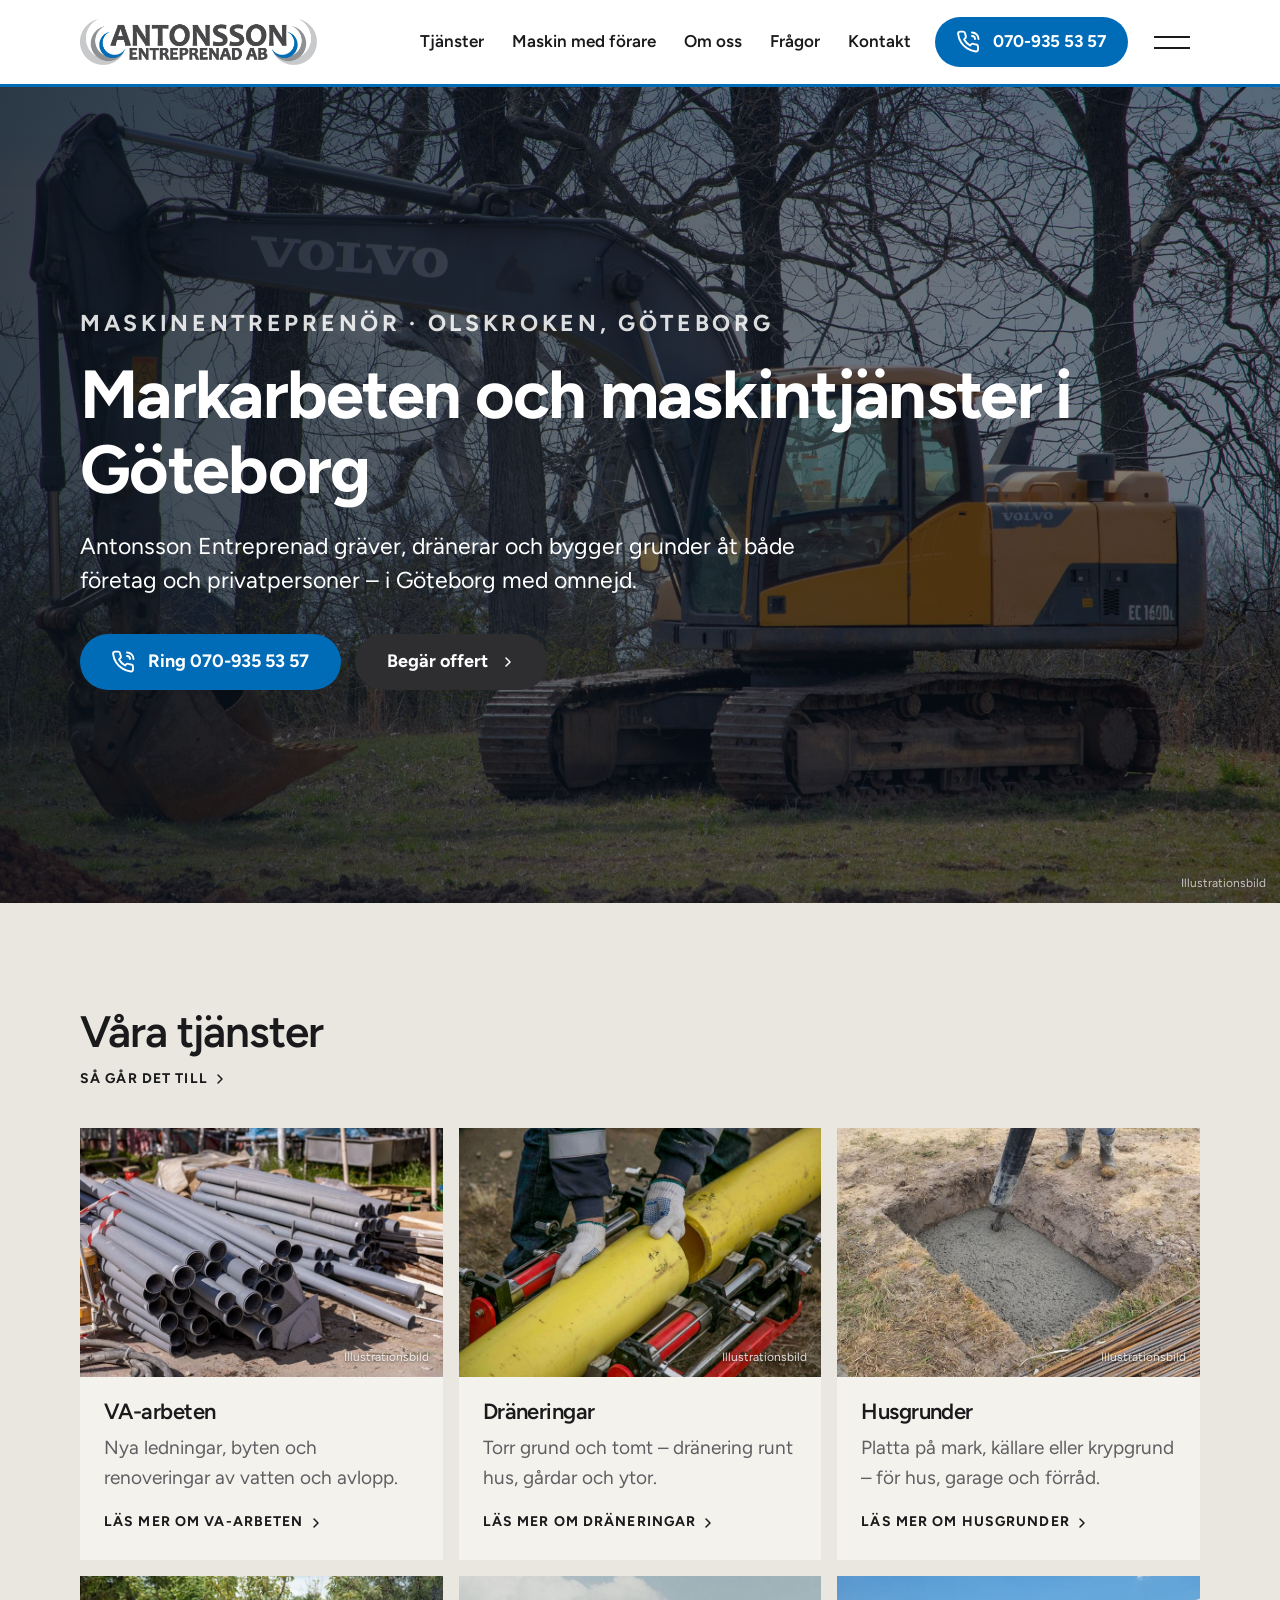
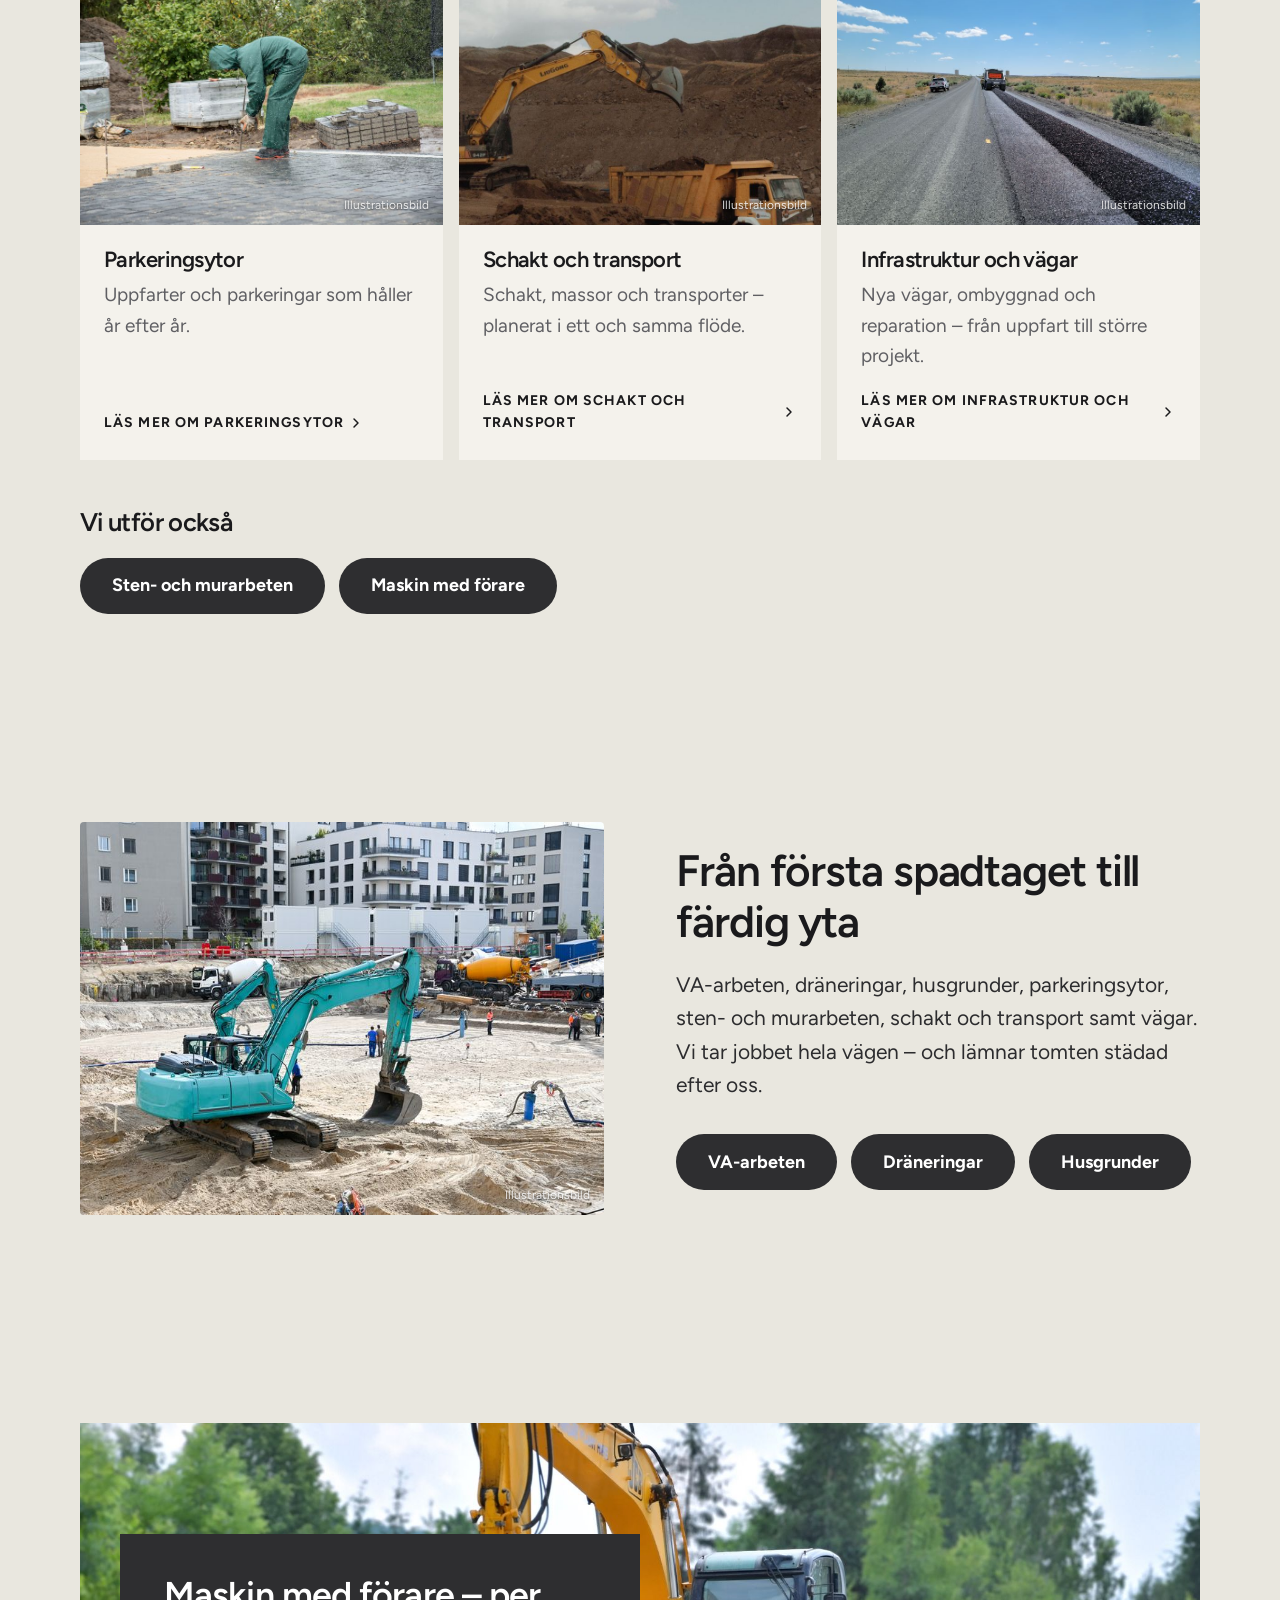
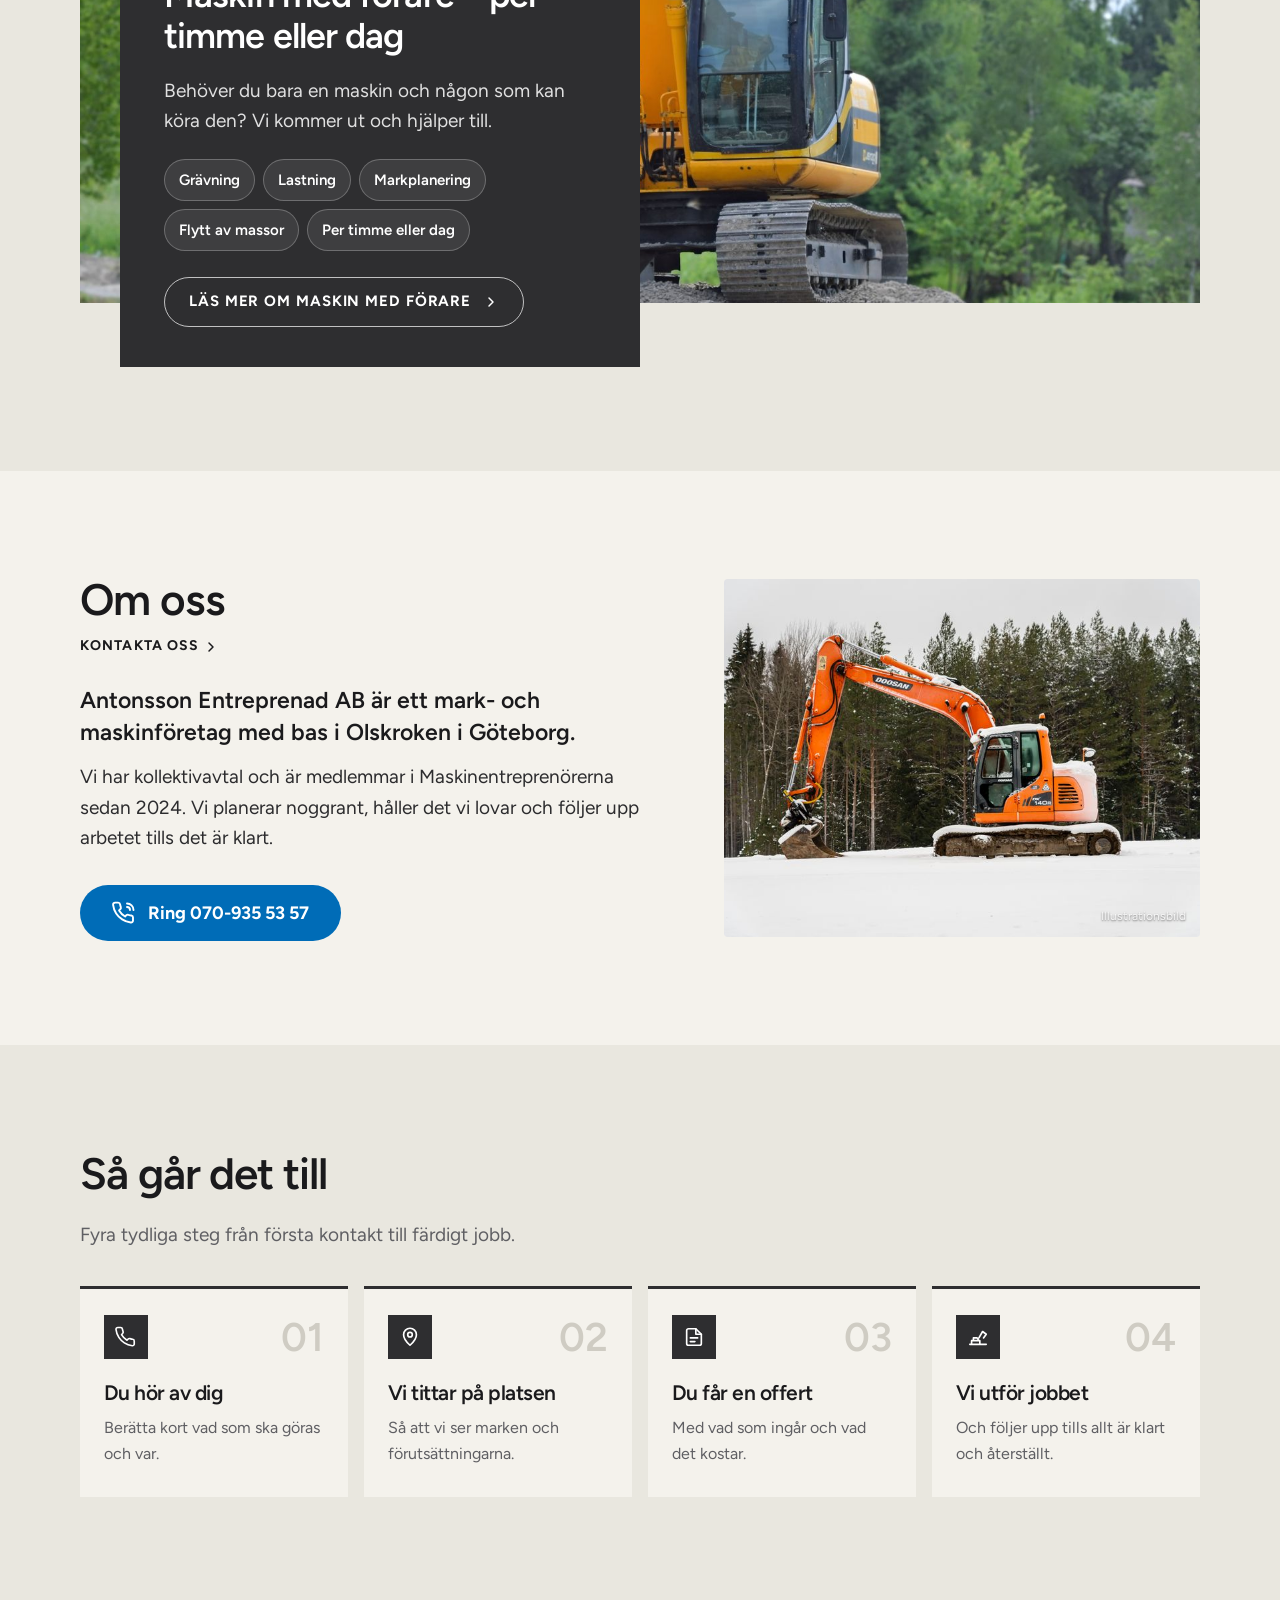
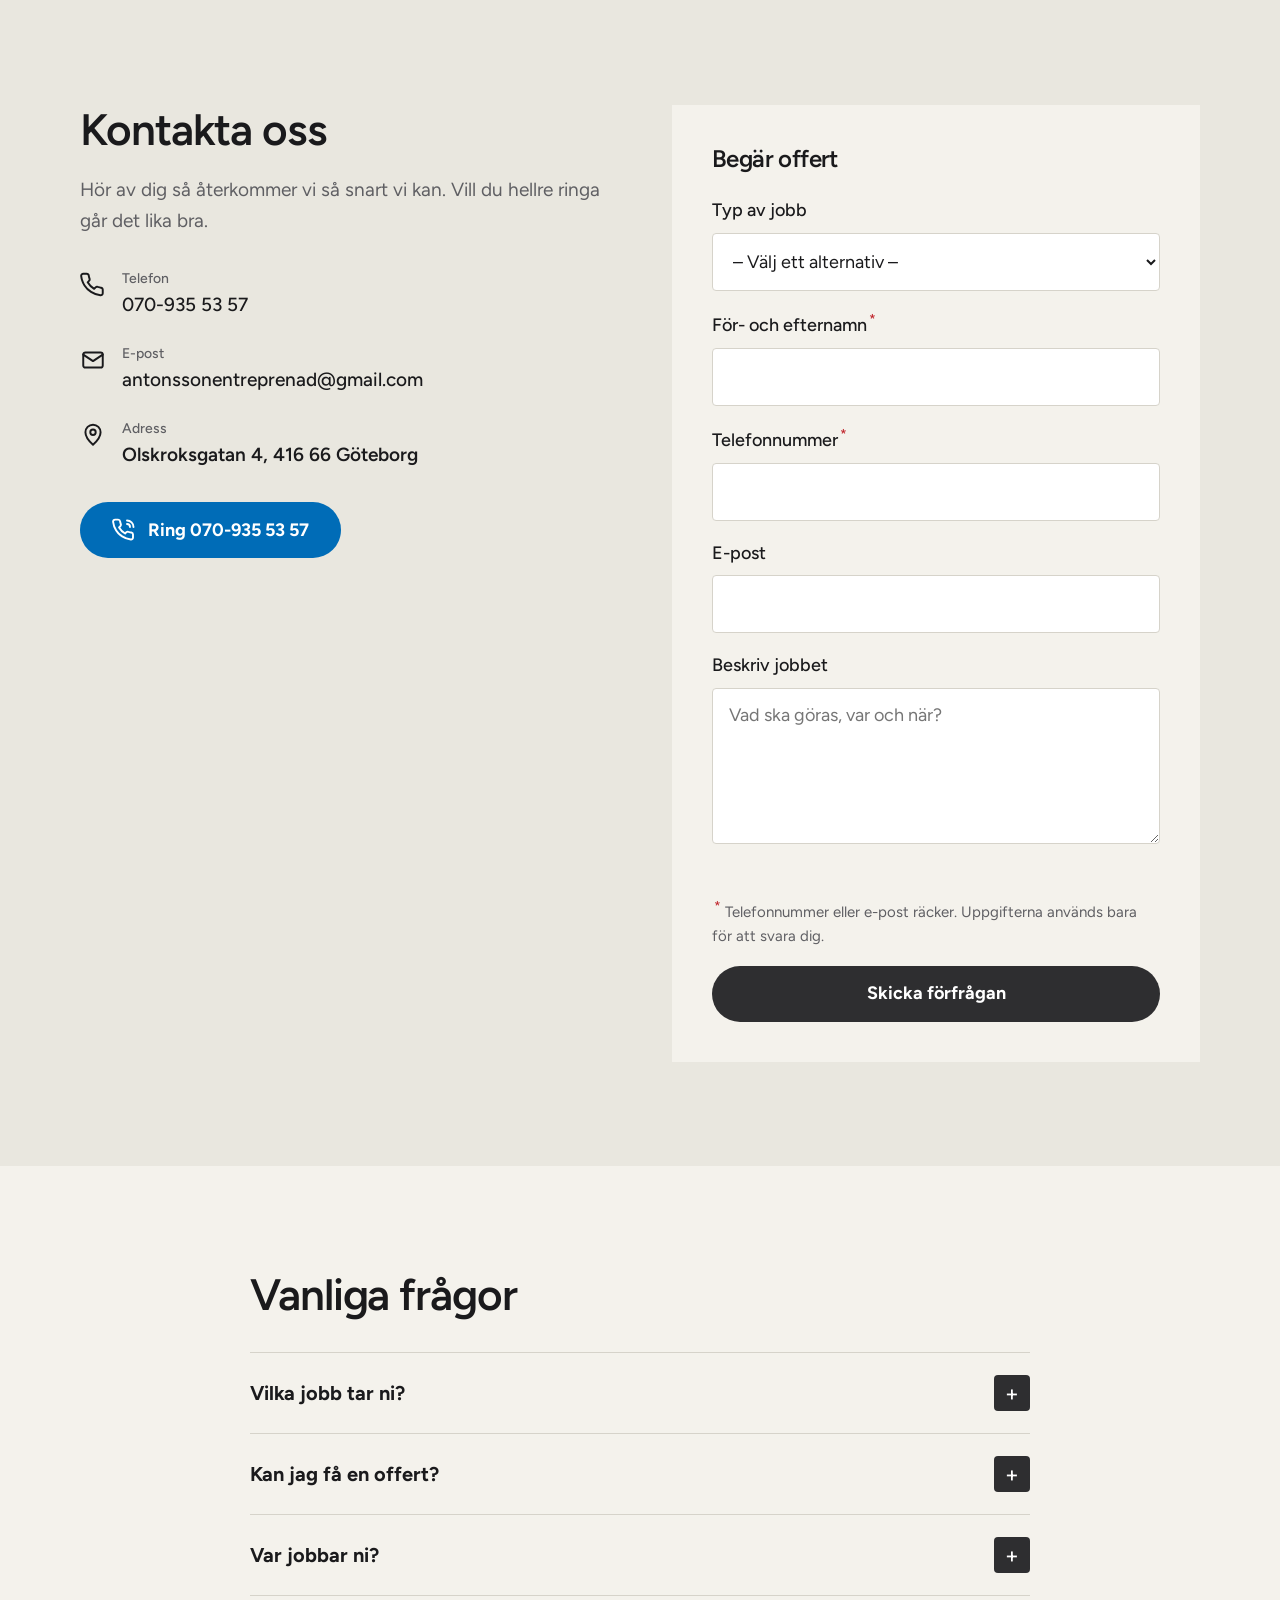
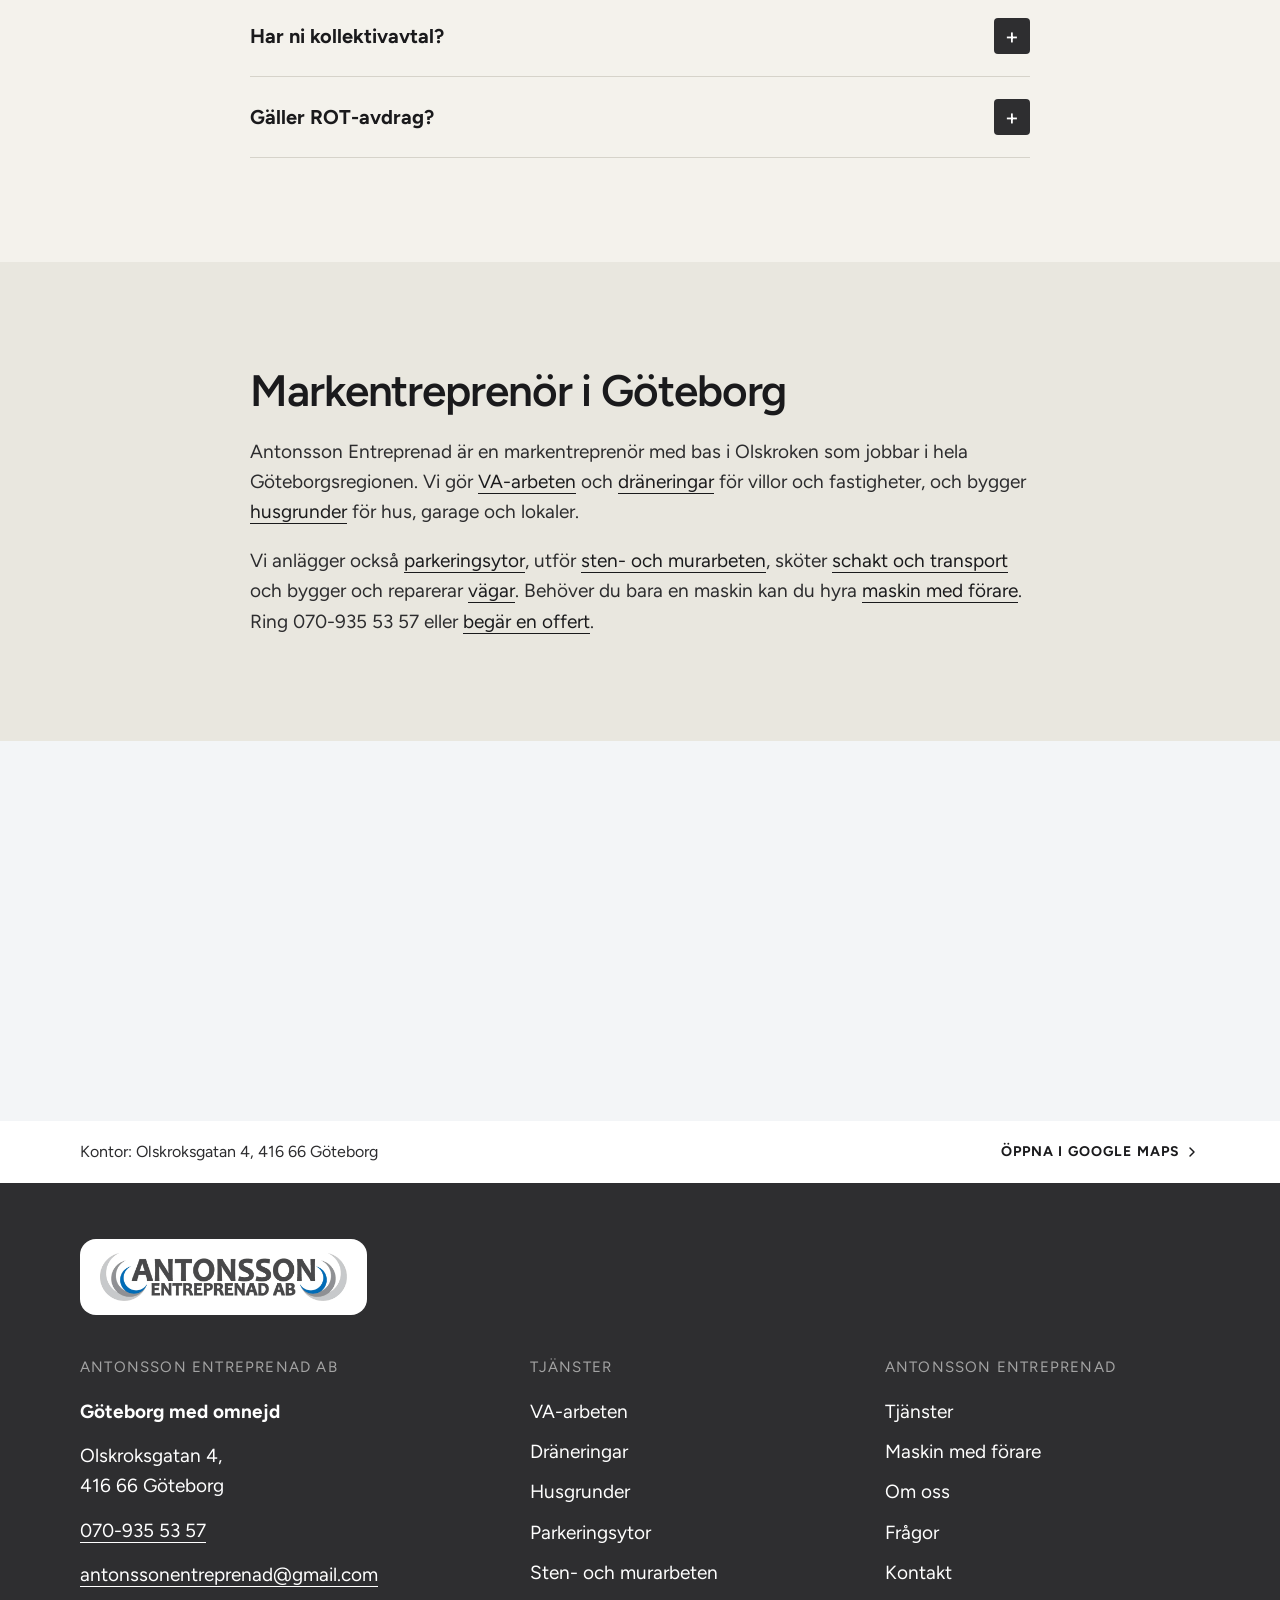
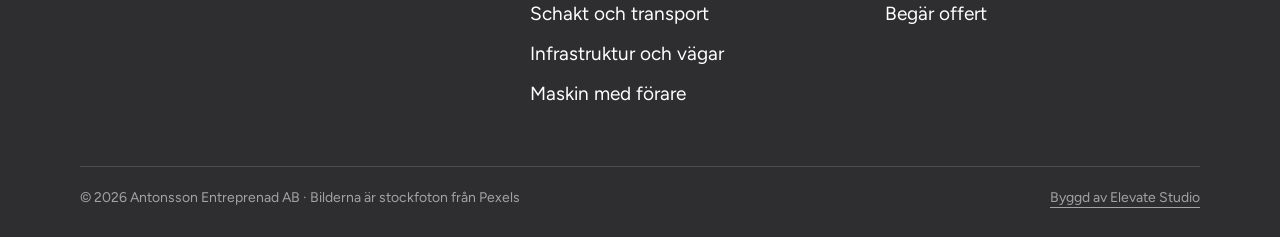
<file: docs/index.html>
<!doctype html>
<html lang="sv">
<head>
<meta charset="utf-8">
<meta name="viewport" content="width=device-width,initial-scale=1,viewport-fit=cover">
<title>Markentreprenad i Göteborg – VA, dränering, grunder, maskin med förare | Antonsson Entreprenad AB</title>
<meta name="description" content="Antonsson Entreprenad AB utför VA-arbeten, dräneringar, husgrunder, parkeringsytor och vägar i Göteborg med omnejd. Maskin med förare per timme eller dag. Ring 070-935 53 57.">
<link rel="canonical" href="https://elevatestudio018.github.io/Antonsson/">
<meta property="og:type" content="website">
<meta property="og:locale" content="sv_SE">
<meta property="og:site_name" content="Antonsson Entreprenad AB">
<meta property="og:title" content="Markentreprenad i Göteborg – VA, dränering, grunder, maskin med förare | Antonsson Entreprenad AB">
<meta property="og:description" content="Antonsson Entreprenad AB utför VA-arbeten, dräneringar, husgrunder, parkeringsytor och vägar i Göteborg med omnejd. Maskin med förare per timme eller dag. Ring 070-935 53 57.">
<meta property="og:image" content="https://elevatestudio018.github.io/Antonsson/img/hero-grav.jpg">
<meta name="theme-color" content="#ffffff">
<link rel="preconnect" href="https://fonts.googleapis.com"><link rel="preconnect" href="https://fonts.gstatic.com" crossorigin>
<link rel="stylesheet" href="https://fonts.googleapis.com/css2?family=Figtree:wght@400;500;600;700;800&display=swap">
<link rel="stylesheet" href="assets/site.css?v=02bf741d">
<link rel="icon" href="img/favicon-32.png" type="image/png" sizes="32x32">
<link rel="icon" href="img/favicon.png" type="image/png" sizes="512x512">
<link rel="apple-touch-icon" href="img/apple-touch-icon.png">
<script type="application/ld+json">{"@context": "https://schema.org", "@type": "GeneralContractor", "name": "Antonsson Entreprenad AB", "url": "https://elevatestudio018.github.io/Antonsson/", "telephone": "+46709355357", "email": "antonssonentreprenad@gmail.com", "image": "https://elevatestudio018.github.io/Antonsson/img/hero-grav.jpg", "taxID": "559224-5400", "address": {"@type": "PostalAddress", "streetAddress": "Olskroksgatan 4", "postalCode": "41666", "addressLocality": "Göteborg", "addressCountry": "SE"}, "areaServed": [{"@type": "City", "name": "Göteborg"}], "logo": "https://elevatestudio018.github.io/Antonsson/img/logo.png", "memberOf": {"@type": "Organization", "name": "Maskinentreprenörerna"}}</script>
</head>
<body>
<a class="skip" href="#main">Hoppa till innehållet</a>
<header class="head">
  <div class="wrap bar">
    <a class="logo" href="#top" aria-label="Till startsidan"><img class="logo-img" src="img/logo.png" width="900" height="175" alt="Antonsson Entreprenad AB"></a>
    <nav class="nav" aria-label="Huvudmeny"><a href="#tjanster">Tjänster</a><a href="#maskin">Maskin med förare</a><a href="#om-oss">Om oss</a><a href="#fragor">Frågor</a><a href="#kontakt">Kontakt</a></nav>
    <a class="pill pill-accent head-call" href="tel:+46709355357"><svg class="pi" width="24" height="24" viewBox="0 0 24 24" fill="none" stroke="currentColor" stroke-width="1.9" stroke-linecap="round" stroke-linejoin="round" aria-hidden="true"><path d="M21 16.5v3a2 2 0 0 1-2.2 2 19.8 19.8 0 0 1-8.6-3.1 19.5 19.5 0 0 1-6-6A19.8 19.8 0 0 1 1.1 3.8 2 2 0 0 1 3.1 1.6h3a2 2 0 0 1 2 1.7c.1 1 .4 1.9.7 2.8a2 2 0 0 1-.5 2.1L7.1 9.5a16 16 0 0 0 6 6l1.3-1.3a2 2 0 0 1 2.1-.4c.9.3 1.8.6 2.8.7a2 2 0 0 1 1.7 2z"/><path d="M15 2.5a6.5 6.5 0 0 1 6.5 6.5M15 6a3 3 0 0 1 3 3"/></svg><span>070-935 53 57</span></a>
    <a class="round round-accent head-round" href="tel:+46709355357" aria-label="Ring 070-935 53 57"><svg class="pi" width="24" height="24" viewBox="0 0 24 24" fill="none" stroke="currentColor" stroke-width="1.9" stroke-linecap="round" stroke-linejoin="round" aria-hidden="true"><path d="M21 16.5v3a2 2 0 0 1-2.2 2 19.8 19.8 0 0 1-8.6-3.1 19.5 19.5 0 0 1-6-6A19.8 19.8 0 0 1 1.1 3.8 2 2 0 0 1 3.1 1.6h3a2 2 0 0 1 2 1.7c.1 1 .4 1.9.7 2.8a2 2 0 0 1-.5 2.1L7.1 9.5a16 16 0 0 0 6 6l1.3-1.3a2 2 0 0 1 2.1-.4c.9.3 1.8.6 2.8.7a2 2 0 0 1 1.7 2z"/><path d="M15 2.5a6.5 6.5 0 0 1 6.5 6.5M15 6a3 3 0 0 1 3 3"/></svg></a>
    <button class="burger" id="menuBtn" type="button" aria-expanded="false" aria-controls="menu" aria-label="Meny"><span></span><span></span></button>
  </div>
  <nav class="menu" id="menu" aria-label="Meny" hidden>
    <div class="wrap">
      <ul class="menu-main"><li><a href="#tjanster">Tjänster</a></li><li><a href="#maskin">Maskin med förare</a></li><li><a href="#om-oss">Om oss</a></li><li><a href="#fragor">Frågor</a></li><li><a href="#kontakt">Kontakt</a></li></ul>
      <p class="menu-h">Tjänster</p><ul class="menu-svc"><li><a href="tjanst-va-arbeten.html">VA-arbeten</a></li><li><a href="tjanst-draneringar.html">Dräneringar</a></li><li><a href="tjanst-husgrunder.html">Husgrunder</a></li><li><a href="tjanst-parkeringsytor.html">Parkeringsytor</a></li><li><a href="tjanst-sten-och-murarbeten.html">Sten- och murarbeten</a></li><li><a href="tjanst-schakt-och-transport.html">Schakt och transport</a></li><li><a href="tjanst-infrastruktur.html">Infrastruktur och vägar</a></li><li><a href="tjanst-maskin-med-forare.html">Maskin med förare</a></li></ul>
      <a class="pill pill-accent " href="tel:+46709355357"><svg class="pi" width="24" height="24" viewBox="0 0 24 24" fill="none" stroke="currentColor" stroke-width="1.9" stroke-linecap="round" stroke-linejoin="round" aria-hidden="true"><path d="M21 16.5v3a2 2 0 0 1-2.2 2 19.8 19.8 0 0 1-8.6-3.1 19.5 19.5 0 0 1-6-6A19.8 19.8 0 0 1 1.1 3.8 2 2 0 0 1 3.1 1.6h3a2 2 0 0 1 2 1.7c.1 1 .4 1.9.7 2.8a2 2 0 0 1-.5 2.1L7.1 9.5a16 16 0 0 0 6 6l1.3-1.3a2 2 0 0 1 2.1-.4c.9.3 1.8.6 2.8.7a2 2 0 0 1 1.7 2z"/><path d="M15 2.5a6.5 6.5 0 0 1 6.5 6.5M15 6a3 3 0 0 1 3 3"/></svg><span>Ring 070-935 53 57</span></a>
    </div>
  </nav>
</header>
<main id="main">
<section class="hero" id="top" aria-labelledby="hero-h">
  <div class="hero-ph"><img src="img/hero-grav.jpg" srcset="img/hero-grav-s.jpg 800w, img/hero-grav.jpg 1800w" sizes="100vw" alt="Grävmaskin på en arbetsplats" fetchpriority="high" decoding="async" style="object-position:60% 50%"></div>
  <div class="wrap hero-in">
    <p class="eyebrow">Maskinentreprenör · Olskroken, Göteborg</p>
    <h1 id="hero-h">Markarbeten och maskintjänster i Göteborg</h1>
    <p>Antonsson Entreprenad gräver, dränerar och bygger grunder åt både företag och privatpersoner – i Göteborg med omnejd.</p>
    <div class="btns"><a class="pill pill-accent " href="tel:+46709355357"><svg class="pi" width="24" height="24" viewBox="0 0 24 24" fill="none" stroke="currentColor" stroke-width="1.9" stroke-linecap="round" stroke-linejoin="round" aria-hidden="true"><path d="M21 16.5v3a2 2 0 0 1-2.2 2 19.8 19.8 0 0 1-8.6-3.1 19.5 19.5 0 0 1-6-6A19.8 19.8 0 0 1 1.1 3.8 2 2 0 0 1 3.1 1.6h3a2 2 0 0 1 2 1.7c.1 1 .4 1.9.7 2.8a2 2 0 0 1-.5 2.1L7.1 9.5a16 16 0 0 0 6 6l1.3-1.3a2 2 0 0 1 2.1-.4c.9.3 1.8.6 2.8.7a2 2 0 0 1 1.7 2z"/><path d="M15 2.5a6.5 6.5 0 0 1 6.5 6.5M15 6a3 3 0 0 1 3 3"/></svg><span>Ring 070-935 53 57</span></a><a class="pill pill-dark" href="#offert">Begär offert <svg class="chev" width="16" height="16" viewBox="0 0 24 24" fill="none" stroke="currentColor" stroke-width="2.2" stroke-linecap="round" stroke-linejoin="round" aria-hidden="true"><path d="m9 6 6 6-6 6"/></svg></a></div>
  </div>
  <span class="hero-note">Illustrationsbild</span>
</section>

<section class="sec" id="tjanster" aria-labelledby="tj-h">
  <div class="wrap">
    <h2 id="tj-h">Våra tjänster</h2>
    <a class="small-link" href="#sa-gar-det-till">Så går det till <svg class="chev" width="16" height="16" viewBox="0 0 24 24" fill="none" stroke="currentColor" stroke-width="2.2" stroke-linecap="round" stroke-linejoin="round" aria-hidden="true"><path d="m9 6 6 6-6 6"/></svg></a>
    <ul class="cards"><li class="card"><a href="tjanst-va-arbeten.html"><figure class="ph"><img src="img/va.jpg" srcset="img/va-s.jpg 800w, img/va.jpg 1800w" sizes="(min-width: 960px) 33vw, 100vw" alt="Grå avloppsrör staplade på en byggarbetsplats" loading="lazy" decoding="async" style="object-position:50% 50%"><figcaption>Illustrationsbild</figcaption></figure><div class="card-body"><h3>VA-arbeten</h3><p>Nya ledningar, byten och renoveringar av vatten och avlopp.</p><span class="more">Läs mer om va-arbeten <svg class="chev" width="16" height="16" viewBox="0 0 24 24" fill="none" stroke="currentColor" stroke-width="2.2" stroke-linecap="round" stroke-linejoin="round" aria-hidden="true"><path d="m9 6 6 6-6 6"/></svg></span></div></a></li><li class="card"><a href="tjanst-draneringar.html"><figure class="ph"><img src="img/dranering.jpg" srcset="img/dranering-s.jpg 800w, img/dranering.jpg 1800w" sizes="(min-width: 960px) 33vw, 100vw" alt="Gult rör monteras med hydraulverktyg" loading="lazy" decoding="async" style="object-position:50% 50%"><figcaption>Illustrationsbild</figcaption></figure><div class="card-body"><h3>Dräneringar</h3><p>Torr grund och tomt – dränering runt hus, gårdar och ytor.</p><span class="more">Läs mer om dräneringar <svg class="chev" width="16" height="16" viewBox="0 0 24 24" fill="none" stroke="currentColor" stroke-width="2.2" stroke-linecap="round" stroke-linejoin="round" aria-hidden="true"><path d="m9 6 6 6-6 6"/></svg></span></div></a></li><li class="card"><a href="tjanst-husgrunder.html"><figure class="ph"><img src="img/husgrund.jpg" srcset="img/husgrund-s.jpg 800w, img/husgrund.jpg 1800w" sizes="(min-width: 960px) 33vw, 100vw" alt="Betong gjuts i en grundgrop med armering bredvid" loading="lazy" decoding="async" style="object-position:50% 50%"><figcaption>Illustrationsbild</figcaption></figure><div class="card-body"><h3>Husgrunder</h3><p>Platta på mark, källare eller krypgrund – för hus, garage och förråd.</p><span class="more">Läs mer om husgrunder <svg class="chev" width="16" height="16" viewBox="0 0 24 24" fill="none" stroke="currentColor" stroke-width="2.2" stroke-linecap="round" stroke-linejoin="round" aria-hidden="true"><path d="m9 6 6 6-6 6"/></svg></span></div></a></li><li class="card"><a href="tjanst-parkeringsytor.html"><figure class="ph"><img src="img/parkering.jpg" srcset="img/parkering-s.jpg 800w, img/parkering.jpg 1800w" sizes="(min-width: 960px) 33vw, 100vw" alt="Arbetare lägger marksten på en ny yta" loading="lazy" decoding="async" style="object-position:50% 55%"><figcaption>Illustrationsbild</figcaption></figure><div class="card-body"><h3>Parkeringsytor</h3><p>Uppfarter och parkeringar som håller år efter år.</p><span class="more">Läs mer om parkeringsytor <svg class="chev" width="16" height="16" viewBox="0 0 24 24" fill="none" stroke="currentColor" stroke-width="2.2" stroke-linecap="round" stroke-linejoin="round" aria-hidden="true"><path d="m9 6 6 6-6 6"/></svg></span></div></a></li><li class="card"><a href="tjanst-schakt-och-transport.html"><figure class="ph"><img src="img/schakt.jpg" srcset="img/schakt-s.jpg 800w, img/schakt.jpg 1800w" sizes="(min-width: 960px) 33vw, 100vw" alt="Grävmaskin lastar massor på en dumper" loading="lazy" decoding="async" style="object-position:50% 50%"><figcaption>Illustrationsbild</figcaption></figure><div class="card-body"><h3>Schakt och transport</h3><p>Schakt, massor och transporter – planerat i ett och samma flöde.</p><span class="more">Läs mer om schakt och transport <svg class="chev" width="16" height="16" viewBox="0 0 24 24" fill="none" stroke="currentColor" stroke-width="2.2" stroke-linecap="round" stroke-linejoin="round" aria-hidden="true"><path d="m9 6 6 6-6 6"/></svg></span></div></a></li><li class="card"><a href="tjanst-infrastruktur.html"><figure class="ph"><img src="img/infrastruktur.jpg" srcset="img/infrastruktur-s.jpg 800w, img/infrastruktur.jpg 1800w" sizes="(min-width: 960px) 33vw, 100vw" alt="Väg under byggnation med nytt asfaltslager" loading="lazy" decoding="async" style="object-position:50% 60%"><figcaption>Illustrationsbild</figcaption></figure><div class="card-body"><h3>Infrastruktur och vägar</h3><p>Nya vägar, ombyggnad och reparation – från uppfart till större projekt.</p><span class="more">Läs mer om infrastruktur och vägar <svg class="chev" width="16" height="16" viewBox="0 0 24 24" fill="none" stroke="currentColor" stroke-width="2.2" stroke-linecap="round" stroke-linejoin="round" aria-hidden="true"><path d="m9 6 6 6-6 6"/></svg></span></div></a></li></ul>
    <h3 class="also-h">Vi utför också</h3>
    <div class="btns"><a class="pill pill-dark" href="tjanst-sten-och-murarbeten.html">Sten- och murarbeten</a><a class="pill pill-dark" href="tjanst-maskin-med-forare.html">Maskin med förare</a></div>
  </div>
</section>

<section class="sec" aria-labelledby="intro-h">
  <div class="wrap split">
    <figure class="ph"><img src="img/intro.jpg" srcset="img/intro-s.jpg 800w, img/intro.jpg 1800w" sizes="(min-width: 960px) 50vw, 100vw" alt="Grävmaskin på en byggarbetsplats i stan" loading="lazy" decoding="async" style="object-position:50% 50%"><figcaption>Illustrationsbild</figcaption></figure>
    <div>
      <h2 id="intro-h">Från första spadtaget till färdig yta</h2>
      <p class="lead">VA-arbeten, dräneringar, husgrunder, parkeringsytor, sten- och murarbeten, schakt och transport samt vägar. Vi tar jobbet hela vägen – och lämnar tomten städad efter oss.</p>
      <div class="btns"><a class="pill pill-dark" href="tjanst-va-arbeten.html">VA-arbeten</a> <a class="pill pill-dark" href="tjanst-draneringar.html">Dräneringar</a> <a class="pill pill-dark" href="tjanst-husgrunder.html">Husgrunder</a></div>
    </div>
  </div>
</section>

<section class="sec feature-sec" id="maskin" aria-labelledby="ut-h">
  <div class="wrap feature">
    <div class="feature-ph"><img src="img/uthyrning.jpg" srcset="img/uthyrning-s.jpg 800w, img/uthyrning.jpg 1800w" sizes="(min-width: 960px) 90vw, 100vw" alt="Gul grävmaskin på en grushög i skogen" loading="lazy" decoding="async" style="object-position:50% 55%"></div>
    <div class="feature-box">
      <h2 id="ut-h">Maskin med förare – per timme eller dag</h2>
      <p>Behöver du bara en maskin och någon som kan köra den? Vi kommer ut och hjälper till.</p>
      <ul class="machines"><li>Grävning</li><li>Lastning</li><li>Markplanering</li><li>Flytt av massor</li><li>Per timme eller dag</li></ul>
      <div class="btns"><a class="pill pill-outline" href="tjanst-maskin-med-forare.html">Läs mer om maskin med förare <svg class="chev" width="16" height="16" viewBox="0 0 24 24" fill="none" stroke="currentColor" stroke-width="2.2" stroke-linecap="round" stroke-linejoin="round" aria-hidden="true"><path d="m9 6 6 6-6 6"/></svg></a></div>
    </div>
  </div>
</section>

<section class="sec surface" id="om-oss" aria-labelledby="om-h">
  <div class="wrap split split-rev">
    <div>
      <h2 id="om-h">Om oss</h2>
      <a class="small-link" href="#kontakt">Kontakta oss <svg class="chev" width="16" height="16" viewBox="0 0 24 24" fill="none" stroke="currentColor" stroke-width="2.2" stroke-linecap="round" stroke-linejoin="round" aria-hidden="true"><path d="m9 6 6 6-6 6"/></svg></a>
      <p class="lead-b">Antonsson Entreprenad AB är ett mark- och maskinföretag med bas i Olskroken i Göteborg.</p>
      <p>Vi har kollektivavtal och är medlemmar i Maskinentreprenörerna sedan 2024. Vi planerar noggrant, håller det vi lovar och följer upp arbetet tills det är klart.</p>
      <div class="btns"><a class="pill pill-accent " href="tel:+46709355357"><svg class="pi" width="24" height="24" viewBox="0 0 24 24" fill="none" stroke="currentColor" stroke-width="1.9" stroke-linecap="round" stroke-linejoin="round" aria-hidden="true"><path d="M21 16.5v3a2 2 0 0 1-2.2 2 19.8 19.8 0 0 1-8.6-3.1 19.5 19.5 0 0 1-6-6A19.8 19.8 0 0 1 1.1 3.8 2 2 0 0 1 3.1 1.6h3a2 2 0 0 1 2 1.7c.1 1 .4 1.9.7 2.8a2 2 0 0 1-.5 2.1L7.1 9.5a16 16 0 0 0 6 6l1.3-1.3a2 2 0 0 1 2.1-.4c.9.3 1.8.6 2.8.7a2 2 0 0 1 1.7 2z"/><path d="M15 2.5a6.5 6.5 0 0 1 6.5 6.5M15 6a3 3 0 0 1 3 3"/></svg><span>Ring 070-935 53 57</span></a></div>
    </div>
    <figure class="ph"><img src="img/om-oss.jpg" srcset="img/om-oss-s.jpg 800w, img/om-oss.jpg 1800w" sizes="(min-width: 960px) 50vw, 100vw" alt="Grävmaskin i snö framför granskog" loading="lazy" decoding="async" style="object-position:50% 50%"><figcaption>Illustrationsbild</figcaption></figure>
  </div>
</section>

<section class="sec" id="sa-gar-det-till" aria-labelledby="sg-h">
  <div class="wrap">
    <h2 id="sg-h">Så går det till</h2>
    <p class="sub">Fyra tydliga steg från första kontakt till färdigt jobb.</p>
    <ol class="steps"><li><div class="step-top"><span class="step-ic"><svg class="ic" width="24" height="24" viewBox="0 0 24 24" fill="none" stroke="currentColor" stroke-width="1.8" stroke-linecap="round" stroke-linejoin="round" aria-hidden="true"><path d="M21 16.5v3a2 2 0 0 1-2.2 2 19.8 19.8 0 0 1-8.6-3.1 19.5 19.5 0 0 1-6-6A19.8 19.8 0 0 1 1.1 3.8 2 2 0 0 1 3.1 1.6h3a2 2 0 0 1 2 1.7c.1 1 .4 1.9.7 2.8a2 2 0 0 1-.5 2.1L7.1 9.5a16 16 0 0 0 6 6l1.3-1.3a2 2 0 0 1 2.1-.4c.9.3 1.8.6 2.8.7a2 2 0 0 1 1.7 2z"/></svg></span><span class="step-n">01</span></div><h3>Du hör av dig</h3><p>Berätta kort vad som ska göras och var.</p></li><li><div class="step-top"><span class="step-ic"><svg class="ic" width="24" height="24" viewBox="0 0 24 24" fill="none" stroke="currentColor" stroke-width="1.8" stroke-linecap="round" stroke-linejoin="round" aria-hidden="true"><path d="M12 21s-7-6.2-7-11.5a7 7 0 0 1 14 0C19 14.8 12 21 12 21z"/><circle cx="12" cy="9.5" r="2.5"/></svg></span><span class="step-n">02</span></div><h3>Vi tittar på platsen</h3><p>Så att vi ser marken och förutsättningarna.</p></li><li><div class="step-top"><span class="step-ic"><svg class="ic" width="24" height="24" viewBox="0 0 24 24" fill="none" stroke="currentColor" stroke-width="1.8" stroke-linecap="round" stroke-linejoin="round" aria-hidden="true"><path d="M14 3H6a2 2 0 0 0-2 2v14a2 2 0 0 0 2 2h12a2 2 0 0 0 2-2V9z"/><path d="M14 3v6h6M8 13h8M8 17h5"/></svg></span><span class="step-n">03</span></div><h3>Du får en offert</h3><p>Med vad som ingår och vad det kostar.</p></li><li><div class="step-top"><span class="step-ic"><svg class="ic" width="24" height="24" viewBox="0 0 24 24" fill="none" stroke="currentColor" stroke-width="1.8" stroke-linecap="round" stroke-linejoin="round" aria-hidden="true"><path d="M3 20h18M5 20v-4h9v4M7 16v-3h4l2 3M13 13l4-7 4 3-3 4"/></svg></span><span class="step-n">04</span></div><h3>Vi utför jobbet</h3><p>Och följer upp tills allt är klart och återställt.</p></li></ol>
  </div>
</section>

<section class="sec" id="kontakt" aria-labelledby="kt-h">
  <div class="wrap contact">
    <div>
      <h2 id="kt-h">Kontakta oss</h2>
      <p class="sub">Hör av dig så återkommer vi så snart vi kan. Vill du hellre ringa går det lika bra.</p>
      <ul class="contact-list">
        <li><svg class="ic" width="24" height="24" viewBox="0 0 24 24" fill="none" stroke="currentColor" stroke-width="1.8" stroke-linecap="round" stroke-linejoin="round" aria-hidden="true"><path d="M21 16.5v3a2 2 0 0 1-2.2 2 19.8 19.8 0 0 1-8.6-3.1 19.5 19.5 0 0 1-6-6A19.8 19.8 0 0 1 1.1 3.8 2 2 0 0 1 3.1 1.6h3a2 2 0 0 1 2 1.7c.1 1 .4 1.9.7 2.8a2 2 0 0 1-.5 2.1L7.1 9.5a16 16 0 0 0 6 6l1.3-1.3a2 2 0 0 1 2.1-.4c.9.3 1.8.6 2.8.7a2 2 0 0 1 1.7 2z"/></svg><div><small>Telefon</small><a href="tel:+46709355357">070-935 53 57</a></div></li>
        <li><svg class="ic" width="24" height="24" viewBox="0 0 24 24" fill="none" stroke="currentColor" stroke-width="1.8" stroke-linecap="round" stroke-linejoin="round" aria-hidden="true"><rect x="3" y="5" width="18" height="14" rx="2"/><path d="m3 7 9 6 9-6"/></svg><div><small>E-post</small><a href="mailto:antonssonentreprenad@gmail.com">antonssonentreprenad@gmail.com</a></div></li>
        <li><svg class="ic" width="24" height="24" viewBox="0 0 24 24" fill="none" stroke="currentColor" stroke-width="1.8" stroke-linecap="round" stroke-linejoin="round" aria-hidden="true"><path d="M12 21s-7-6.2-7-11.5a7 7 0 0 1 14 0C19 14.8 12 21 12 21z"/><circle cx="12" cy="9.5" r="2.5"/></svg><div><small>Adress</small>Olskroksgatan 4, 416 66 Göteborg</div></li>
      </ul>
      <div class="btns"><a class="pill pill-accent " href="tel:+46709355357"><svg class="pi" width="24" height="24" viewBox="0 0 24 24" fill="none" stroke="currentColor" stroke-width="1.9" stroke-linecap="round" stroke-linejoin="round" aria-hidden="true"><path d="M21 16.5v3a2 2 0 0 1-2.2 2 19.8 19.8 0 0 1-8.6-3.1 19.5 19.5 0 0 1-6-6A19.8 19.8 0 0 1 1.1 3.8 2 2 0 0 1 3.1 1.6h3a2 2 0 0 1 2 1.7c.1 1 .4 1.9.7 2.8a2 2 0 0 1-.5 2.1L7.1 9.5a16 16 0 0 0 6 6l1.3-1.3a2 2 0 0 1 2.1-.4c.9.3 1.8.6 2.8.7a2 2 0 0 1 1.7 2z"/><path d="M15 2.5a6.5 6.5 0 0 1 6.5 6.5M15 6a3 3 0 0 1 3 3"/></svg><span>Ring 070-935 53 57</span></a></div>
    </div>
    <div class="form-card" id="offert">
      <h3>Begär offert</h3>
      <form class="form" id="qform" novalidate data-endpoint="https://formsubmit.co/ajax/elevate.studio018@gmail.com">
  <p class="field"><label for="f-typ">Typ av jobb</label><select id="f-typ" name="Typ av jobb"><option value="">– Välj ett alternativ –</option><option>VA-arbeten</option><option>Dräneringar</option><option>Husgrunder</option><option>Parkeringsytor</option><option>Sten- och murarbeten</option><option>Schakt och transport</option><option>Infrastruktur och vägar</option><option>Maskin med förare</option><option>Annat</option></select></p>
  <p class="field"><label for="f-namn">För- och efternamn<span class="req" aria-hidden="true">*</span></label><input id="f-namn" name="Namn" autocomplete="name" required><span class="err" id="e-namn" hidden>Skriv ditt namn.</span></p>
  <p class="field"><label for="f-tel">Telefonnummer<span class="req" aria-hidden="true">*</span></label><input id="f-tel" name="Telefon" type="tel" autocomplete="tel"><span class="err" id="e-tel" hidden>Skriv telefonnummer eller e-post.</span></p>
  <p class="field"><label for="f-epost">E-post</label><input id="f-epost" name="E-post" type="email" autocomplete="email"><span class="err" id="e-epost" hidden>Kontrollera e-postadressen.</span></p>
  <p class="field"><label for="f-besk">Beskriv jobbet</label><textarea id="f-besk" name="Beskrivning" rows="5" placeholder="Vad ska göras, var och när?"></textarea></p>
  <p class="hp" aria-hidden="true"><label for="f-web">Lämna tomt</label><input id="f-web" name="_honey" tabindex="-1" autocomplete="off"></p>
  <p class="small"><span class="req" aria-hidden="true">*</span> Telefonnummer eller e-post räcker. Uppgifterna används bara för att svara dig.</p>
  <p><button class="pill pill-dark" type="submit">Skicka förfrågan</button></p>
  <p class="send-err" id="send-err" role="alert" hidden>Det gick inte att skicka just nu. Försök igen, eller ring <a href="tel:+46709355357">070-935 53 57</a>.</p>
</form>
<div class="done" id="qdone" tabindex="-1" hidden>
  <p class="done-h">Tack! Vi har fått din förfrågan.</p>
  <p>Vi hör av oss så snart vi kan. Brådskar det, ring <a href="tel:+46709355357">070-935 53 57</a>.</p>
  <p><button class="link" type="button" id="qagain">Skicka en ny förfrågan</button></p>
</div>
    </div>
  </div>
</section>

<section class="sec surface" id="fragor" aria-labelledby="fq-h">
  <div class="wrap narrow">
    <h2 id="fq-h">Vanliga frågor</h2>
    <div class="faq"><details><summary>Vilka jobb tar ni?</summary><p>Mark- och anläggningsarbeten: VA, dräneringar, husgrunder, parkeringsytor, sten- och murarbeten, schakt och transport samt vägar. Du kan också hyra maskin med förare.</p></details><details><summary>Kan jag få en offert?</summary><p>Ja. Fyll i <a href="#offert">formuläret</a>, ring <a href="tel:+46709355357">070-935 53 57</a> eller mejla <a href="mailto:antonssonentreprenad@gmail.com">antonssonentreprenad@gmail.com</a>. Oftast tittar vi på platsen innan vi ger ett pris.</p></details><details><summary>Var jobbar ni?</summary><p>Vi utgår från Olskroken i Göteborg och jobbar i Göteborg med omnejd. Ligger jobbet längre bort, säg var, så svarar vi om vi kan ta det.</p></details><details><summary>Har ni kollektivavtal?</summary><p>Ja, vi har kollektivavtal – Entreprenadmaskinavtalet och Tjänstemannaavtalet – och är medlemmar i Maskinentreprenörerna sedan 2024.</p></details><details><summary>Gäller ROT-avdrag?</summary><p>ROT-avdraget kan gälla arbetskostnaden för till exempel dränering och VA vid ditt hus. Vi går igenom vad som gäller för ditt jobb i offerten.</p></details></div>
  </div>
</section>

<section class="sec seo" aria-labelledby="seo-h">
  <div class="wrap narrow">
    <h2 id="seo-h">Markentreprenör i Göteborg</h2>
    <p>Antonsson Entreprenad är en markentreprenör med bas i Olskroken som jobbar i hela Göteborgsregionen. Vi gör <a href="tjanst-va-arbeten.html">VA-arbeten</a> och <a href="tjanst-draneringar.html">dräneringar</a> för villor och fastigheter, och bygger <a href="tjanst-husgrunder.html">husgrunder</a> för hus, garage och lokaler.</p>
    <p>Vi anlägger också <a href="tjanst-parkeringsytor.html">parkeringsytor</a>, utför <a href="tjanst-sten-och-murarbeten.html">sten- och murarbeten</a>, sköter <a href="tjanst-schakt-och-transport.html">schakt och transport</a> och bygger och reparerar <a href="tjanst-infrastruktur.html">vägar</a>. Behöver du bara en maskin kan du hyra <a href="tjanst-maskin-med-forare.html">maskin med förare</a>. Ring 070-935 53 57 eller <a href="#offert">begär en offert</a>.</p>
  </div>
</section>

<section class="map" aria-label="Karta">
  <iframe src="https://www.google.com/maps?q=Olskroksgatan+4%2C+416+66+G%C3%B6teborg&z=13&hl=sv&output=embed" title="Karta: Olskroksgatan 4, 416 66 Göteborg" loading="lazy" referrerpolicy="no-referrer-when-downgrade"></iframe>
  <div class="map-bar"><div class="wrap"><span>Kontor: Olskroksgatan 4, 416 66 Göteborg</span><a href="https://www.google.com/maps/search/?api=1&query=Antonsson+Entreprenad+AB%2C+Olskroksgatan+4%2C+416+66+G%C3%B6teborg" target="_blank" rel="noopener">Öppna i Google Maps <svg class="chev" width="16" height="16" viewBox="0 0 24 24" fill="none" stroke="currentColor" stroke-width="2.2" stroke-linecap="round" stroke-linejoin="round" aria-hidden="true"><path d="m9 6 6 6-6 6"/></svg></a></div></div>
</section>
</main>
<footer class="foot">
  <div class="wrap">
    <a class="logo logo-plate" href="#top" aria-label="Till startsidan"><img class="logo-img" src="img/logo.png" width="900" height="175" alt="Antonsson Entreprenad AB"></a>
    <div class="foot-grid">
      <div>
        <p class="foot-h">Antonsson Entreprenad AB</p>
        <p><b>Göteborg med omnejd</b></p>
        <p>Olskroksgatan 4,<br>416 66 Göteborg</p>
        <p><a href="tel:+46709355357">070-935 53 57</a></p>
        <p><a href="mailto:antonssonentreprenad@gmail.com">antonssonentreprenad@gmail.com</a></p>
      </div>
      <div><p class="foot-h">Tjänster</p><ul><li><a href="tjanst-va-arbeten.html">VA-arbeten</a></li><li><a href="tjanst-draneringar.html">Dräneringar</a></li><li><a href="tjanst-husgrunder.html">Husgrunder</a></li><li><a href="tjanst-parkeringsytor.html">Parkeringsytor</a></li><li><a href="tjanst-sten-och-murarbeten.html">Sten- och murarbeten</a></li><li><a href="tjanst-schakt-och-transport.html">Schakt och transport</a></li><li><a href="tjanst-infrastruktur.html">Infrastruktur och vägar</a></li><li><a href="tjanst-maskin-med-forare.html">Maskin med förare</a></li></ul></div>
      <div><p class="foot-h">Antonsson Entreprenad</p><ul><li><a href="#tjanster">Tjänster</a></li><li><a href="#maskin">Maskin med förare</a></li><li><a href="#om-oss">Om oss</a></li><li><a href="#fragor">Frågor</a></li><li><a href="#kontakt">Kontakt</a></li><li><a href="#offert">Begär offert</a></li></ul></div>
    </div>
    <div class="foot-end">
      <span>© <span data-year>2026</span> Antonsson Entreprenad AB · Bilderna är stockfoton från Pexels</span>
      <a href="https://elevatestudio.nu" target="_blank" rel="noopener">Byggd av Elevate Studio</a>
    </div>
  </div>
</footer>
<script src="assets/site.js?v=3ba79db2" defer></script>
</body>
</html>
</file>
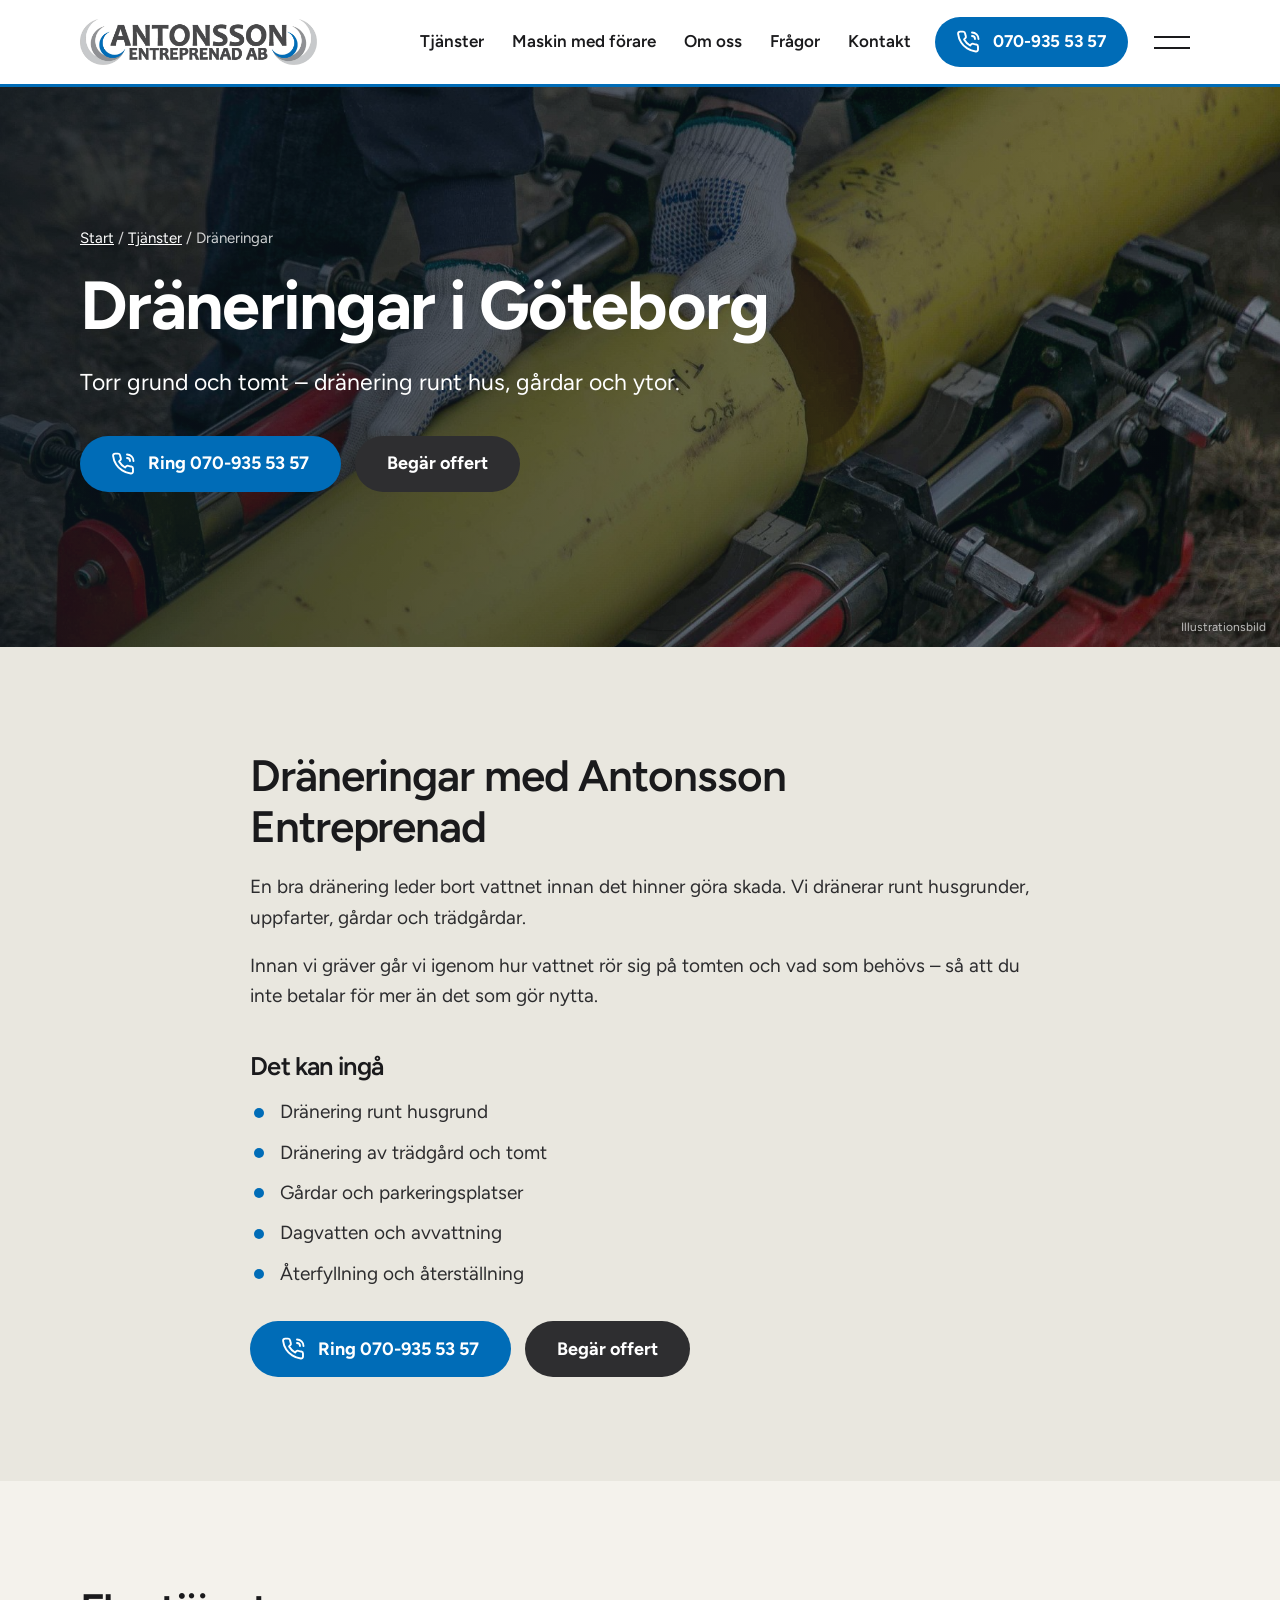
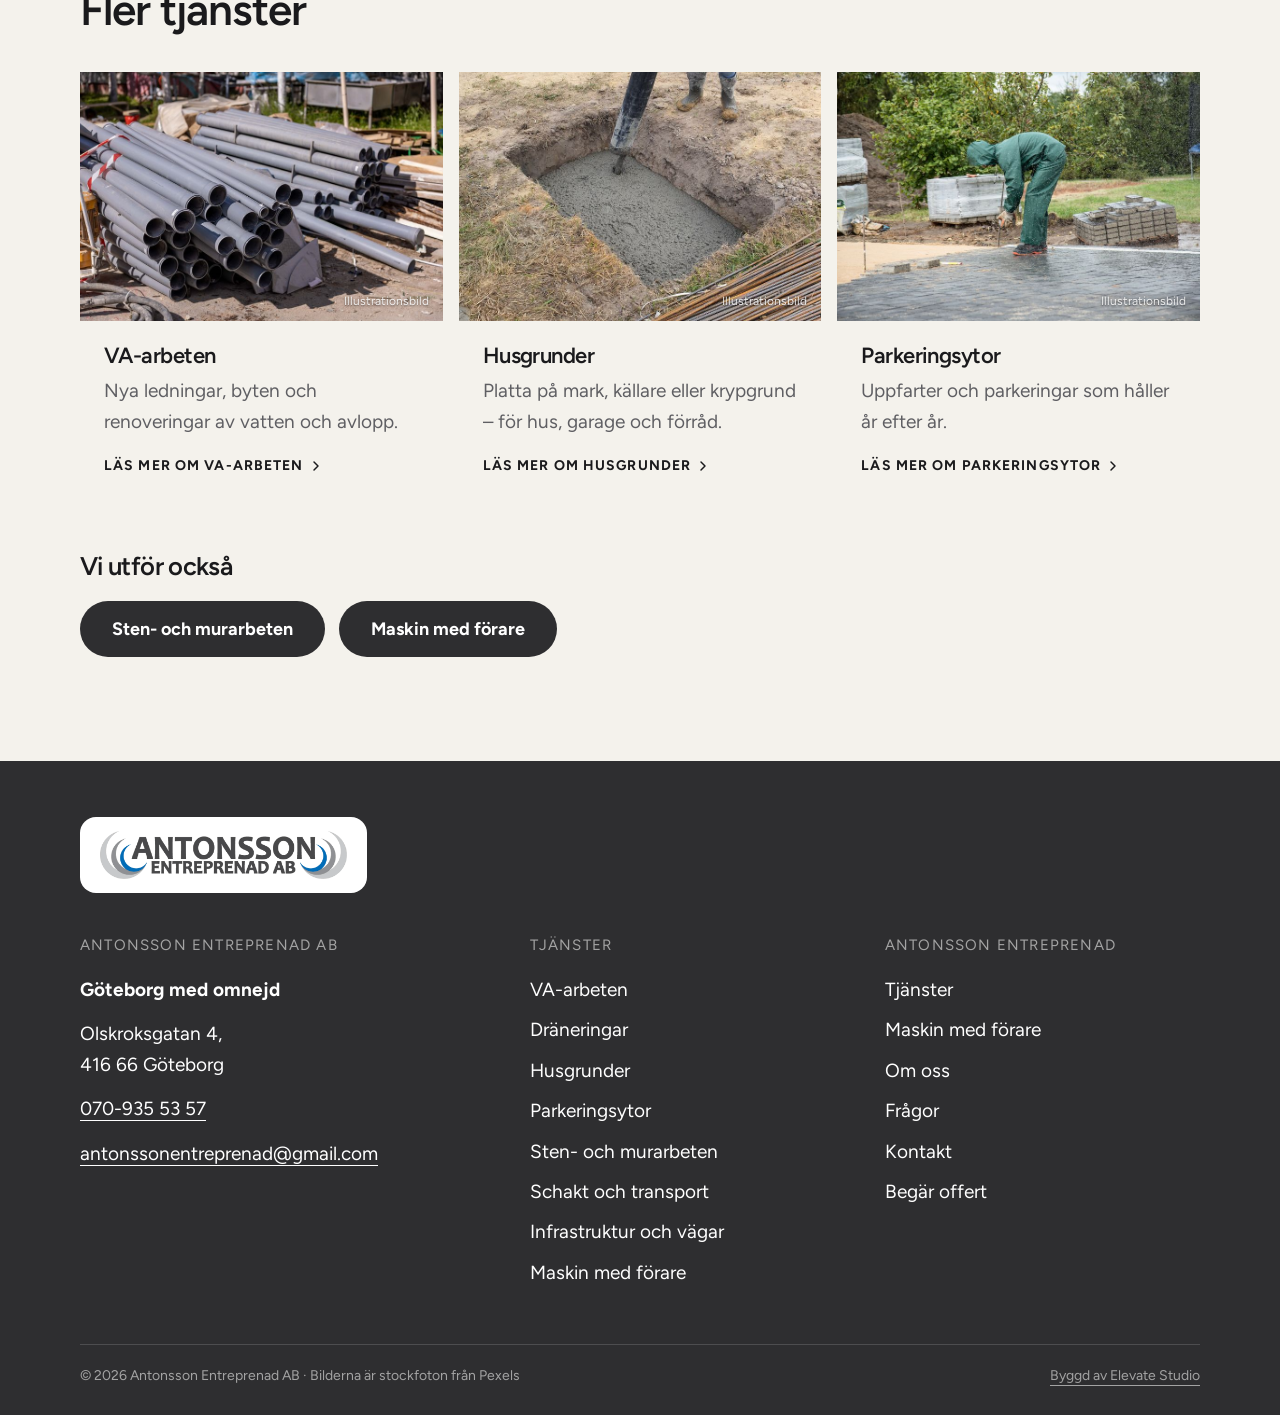
<file: docs/tjanst-draneringar.html>
<!doctype html>
<html lang="sv">
<head>
<meta charset="utf-8">
<meta name="viewport" content="width=device-width,initial-scale=1,viewport-fit=cover">
<title>Dräneringar i Göteborg | Antonsson Entreprenad AB</title>
<meta name="description" content="Dräneringar i Göteborg med omnejd. Torr grund och tomt – dränering runt hus, gårdar och ytor. Antonsson Entreprenad AB, telefon 070-935 53 57.">
<link rel="canonical" href="https://elevatestudio018.github.io/Antonsson/tjanst-draneringar.html">
<meta property="og:type" content="website">
<meta property="og:locale" content="sv_SE">
<meta property="og:site_name" content="Antonsson Entreprenad AB">
<meta property="og:title" content="Dräneringar i Göteborg | Antonsson Entreprenad AB">
<meta property="og:description" content="Dräneringar i Göteborg med omnejd. Torr grund och tomt – dränering runt hus, gårdar och ytor. Antonsson Entreprenad AB, telefon 070-935 53 57.">
<meta property="og:image" content="https://elevatestudio018.github.io/Antonsson/img/dranering.jpg">
<meta name="theme-color" content="#ffffff">
<link rel="preconnect" href="https://fonts.googleapis.com"><link rel="preconnect" href="https://fonts.gstatic.com" crossorigin>
<link rel="stylesheet" href="https://fonts.googleapis.com/css2?family=Figtree:wght@400;500;600;700;800&display=swap">
<link rel="stylesheet" href="assets/site.css?v=02bf741d">
<link rel="icon" href="img/favicon-32.png" type="image/png" sizes="32x32">
<link rel="icon" href="img/favicon.png" type="image/png" sizes="512x512">
<link rel="apple-touch-icon" href="img/apple-touch-icon.png">

</head>
<body>
<a class="skip" href="#main">Hoppa till innehållet</a>
<header class="head">
  <div class="wrap bar">
    <a class="logo" href="index.html" aria-label="Till startsidan"><img class="logo-img" src="img/logo.png" width="900" height="175" alt="Antonsson Entreprenad AB"></a>
    <nav class="nav" aria-label="Huvudmeny"><a href="index.html#tjanster">Tjänster</a><a href="index.html#maskin">Maskin med förare</a><a href="index.html#om-oss">Om oss</a><a href="index.html#fragor">Frågor</a><a href="index.html#kontakt">Kontakt</a></nav>
    <a class="pill pill-accent head-call" href="tel:+46709355357"><svg class="pi" width="24" height="24" viewBox="0 0 24 24" fill="none" stroke="currentColor" stroke-width="1.9" stroke-linecap="round" stroke-linejoin="round" aria-hidden="true"><path d="M21 16.5v3a2 2 0 0 1-2.2 2 19.8 19.8 0 0 1-8.6-3.1 19.5 19.5 0 0 1-6-6A19.8 19.8 0 0 1 1.1 3.8 2 2 0 0 1 3.1 1.6h3a2 2 0 0 1 2 1.7c.1 1 .4 1.9.7 2.8a2 2 0 0 1-.5 2.1L7.1 9.5a16 16 0 0 0 6 6l1.3-1.3a2 2 0 0 1 2.1-.4c.9.3 1.8.6 2.8.7a2 2 0 0 1 1.7 2z"/><path d="M15 2.5a6.5 6.5 0 0 1 6.5 6.5M15 6a3 3 0 0 1 3 3"/></svg><span>070-935 53 57</span></a>
    <a class="round round-accent head-round" href="tel:+46709355357" aria-label="Ring 070-935 53 57"><svg class="pi" width="24" height="24" viewBox="0 0 24 24" fill="none" stroke="currentColor" stroke-width="1.9" stroke-linecap="round" stroke-linejoin="round" aria-hidden="true"><path d="M21 16.5v3a2 2 0 0 1-2.2 2 19.8 19.8 0 0 1-8.6-3.1 19.5 19.5 0 0 1-6-6A19.8 19.8 0 0 1 1.1 3.8 2 2 0 0 1 3.1 1.6h3a2 2 0 0 1 2 1.7c.1 1 .4 1.9.7 2.8a2 2 0 0 1-.5 2.1L7.1 9.5a16 16 0 0 0 6 6l1.3-1.3a2 2 0 0 1 2.1-.4c.9.3 1.8.6 2.8.7a2 2 0 0 1 1.7 2z"/><path d="M15 2.5a6.5 6.5 0 0 1 6.5 6.5M15 6a3 3 0 0 1 3 3"/></svg></a>
    <button class="burger" id="menuBtn" type="button" aria-expanded="false" aria-controls="menu" aria-label="Meny"><span></span><span></span></button>
  </div>
  <nav class="menu" id="menu" aria-label="Meny" hidden>
    <div class="wrap">
      <ul class="menu-main"><li><a href="index.html#tjanster">Tjänster</a></li><li><a href="index.html#maskin">Maskin med förare</a></li><li><a href="index.html#om-oss">Om oss</a></li><li><a href="index.html#fragor">Frågor</a></li><li><a href="index.html#kontakt">Kontakt</a></li></ul>
      <p class="menu-h">Tjänster</p><ul class="menu-svc"><li><a href="tjanst-va-arbeten.html">VA-arbeten</a></li><li><a href="tjanst-draneringar.html">Dräneringar</a></li><li><a href="tjanst-husgrunder.html">Husgrunder</a></li><li><a href="tjanst-parkeringsytor.html">Parkeringsytor</a></li><li><a href="tjanst-sten-och-murarbeten.html">Sten- och murarbeten</a></li><li><a href="tjanst-schakt-och-transport.html">Schakt och transport</a></li><li><a href="tjanst-infrastruktur.html">Infrastruktur och vägar</a></li><li><a href="tjanst-maskin-med-forare.html">Maskin med förare</a></li></ul>
      <a class="pill pill-accent " href="tel:+46709355357"><svg class="pi" width="24" height="24" viewBox="0 0 24 24" fill="none" stroke="currentColor" stroke-width="1.9" stroke-linecap="round" stroke-linejoin="round" aria-hidden="true"><path d="M21 16.5v3a2 2 0 0 1-2.2 2 19.8 19.8 0 0 1-8.6-3.1 19.5 19.5 0 0 1-6-6A19.8 19.8 0 0 1 1.1 3.8 2 2 0 0 1 3.1 1.6h3a2 2 0 0 1 2 1.7c.1 1 .4 1.9.7 2.8a2 2 0 0 1-.5 2.1L7.1 9.5a16 16 0 0 0 6 6l1.3-1.3a2 2 0 0 1 2.1-.4c.9.3 1.8.6 2.8.7a2 2 0 0 1 1.7 2z"/><path d="M15 2.5a6.5 6.5 0 0 1 6.5 6.5M15 6a3 3 0 0 1 3 3"/></svg><span>Ring 070-935 53 57</span></a>
    </div>
  </nav>
</header>
<main id="main">
<section class="hero hero-small" aria-labelledby="ph-h">
  <div class="hero-ph"><img src="img/dranering.jpg" srcset="img/dranering-s.jpg 800w, img/dranering.jpg 1800w" sizes="100vw" alt="Gult rör monteras med hydraulverktyg" fetchpriority="high" decoding="async" style="object-position:50% 50%"></div>
  <div class="wrap hero-in">
    <nav class="crumbs" aria-label="Brödsmulor"><a href="index.html">Start</a> / <a href="index.html#tjanster">Tjänster</a> / <span aria-current="page">Dräneringar</span></nav>
    <h1 id="ph-h">Dräneringar i Göteborg</h1>
    <p>Torr grund och tomt – dränering runt hus, gårdar och ytor.</p>
    <div class="btns"><a class="pill pill-accent " href="tel:+46709355357"><svg class="pi" width="24" height="24" viewBox="0 0 24 24" fill="none" stroke="currentColor" stroke-width="1.9" stroke-linecap="round" stroke-linejoin="round" aria-hidden="true"><path d="M21 16.5v3a2 2 0 0 1-2.2 2 19.8 19.8 0 0 1-8.6-3.1 19.5 19.5 0 0 1-6-6A19.8 19.8 0 0 1 1.1 3.8 2 2 0 0 1 3.1 1.6h3a2 2 0 0 1 2 1.7c.1 1 .4 1.9.7 2.8a2 2 0 0 1-.5 2.1L7.1 9.5a16 16 0 0 0 6 6l1.3-1.3a2 2 0 0 1 2.1-.4c.9.3 1.8.6 2.8.7a2 2 0 0 1 1.7 2z"/><path d="M15 2.5a6.5 6.5 0 0 1 6.5 6.5M15 6a3 3 0 0 1 3 3"/></svg><span>Ring 070-935 53 57</span></a><a class="pill pill-dark" href="index.html?typ=Dr%C3%A4neringar#offert">Begär offert</a></div>
  </div>
  <span class="hero-note">Illustrationsbild</span>
</section>
<section class="sec">
  <div class="wrap narrow prose">
    <h2>Dräneringar med Antonsson Entreprenad</h2>
    <p>En bra dränering leder bort vattnet innan det hinner göra skada. Vi dränerar runt husgrunder, uppfarter, gårdar och trädgårdar.</p><p>Innan vi gräver går vi igenom hur vattnet rör sig på tomten och vad som behövs – så att du inte betalar för mer än det som gör nytta.</p>
    <h3>Det kan ingå</h3>
    <ul class="list"><li>Dränering runt husgrund</li><li>Dränering av trädgård och tomt</li><li>Gårdar och parkeringsplatser</li><li>Dagvatten och avvattning</li><li>Återfyllning och återställning</li></ul>
    <div class="btns"><a class="pill pill-accent " href="tel:+46709355357"><svg class="pi" width="24" height="24" viewBox="0 0 24 24" fill="none" stroke="currentColor" stroke-width="1.9" stroke-linecap="round" stroke-linejoin="round" aria-hidden="true"><path d="M21 16.5v3a2 2 0 0 1-2.2 2 19.8 19.8 0 0 1-8.6-3.1 19.5 19.5 0 0 1-6-6A19.8 19.8 0 0 1 1.1 3.8 2 2 0 0 1 3.1 1.6h3a2 2 0 0 1 2 1.7c.1 1 .4 1.9.7 2.8a2 2 0 0 1-.5 2.1L7.1 9.5a16 16 0 0 0 6 6l1.3-1.3a2 2 0 0 1 2.1-.4c.9.3 1.8.6 2.8.7a2 2 0 0 1 1.7 2z"/><path d="M15 2.5a6.5 6.5 0 0 1 6.5 6.5M15 6a3 3 0 0 1 3 3"/></svg><span>Ring 070-935 53 57</span></a><a class="pill pill-dark" href="index.html?typ=Dr%C3%A4neringar#offert">Begär offert</a></div>
  </div>
</section>
<section class="sec tint">
  <div class="wrap">
    <h2>Fler tjänster</h2>
    <ul class="cards"><li class="card"><a href="tjanst-va-arbeten.html"><figure class="ph"><img src="img/va.jpg" srcset="img/va-s.jpg 800w, img/va.jpg 1800w" sizes="(min-width: 960px) 33vw, 100vw" alt="Grå avloppsrör staplade på en byggarbetsplats" loading="lazy" decoding="async" style="object-position:50% 50%"><figcaption>Illustrationsbild</figcaption></figure><div class="card-body"><h3>VA-arbeten</h3><p>Nya ledningar, byten och renoveringar av vatten och avlopp.</p><span class="more">Läs mer om va-arbeten <svg class="chev" width="16" height="16" viewBox="0 0 24 24" fill="none" stroke="currentColor" stroke-width="2.2" stroke-linecap="round" stroke-linejoin="round" aria-hidden="true"><path d="m9 6 6 6-6 6"/></svg></span></div></a></li><li class="card"><a href="tjanst-husgrunder.html"><figure class="ph"><img src="img/husgrund.jpg" srcset="img/husgrund-s.jpg 800w, img/husgrund.jpg 1800w" sizes="(min-width: 960px) 33vw, 100vw" alt="Betong gjuts i en grundgrop med armering bredvid" loading="lazy" decoding="async" style="object-position:50% 50%"><figcaption>Illustrationsbild</figcaption></figure><div class="card-body"><h3>Husgrunder</h3><p>Platta på mark, källare eller krypgrund – för hus, garage och förråd.</p><span class="more">Läs mer om husgrunder <svg class="chev" width="16" height="16" viewBox="0 0 24 24" fill="none" stroke="currentColor" stroke-width="2.2" stroke-linecap="round" stroke-linejoin="round" aria-hidden="true"><path d="m9 6 6 6-6 6"/></svg></span></div></a></li><li class="card"><a href="tjanst-parkeringsytor.html"><figure class="ph"><img src="img/parkering.jpg" srcset="img/parkering-s.jpg 800w, img/parkering.jpg 1800w" sizes="(min-width: 960px) 33vw, 100vw" alt="Arbetare lägger marksten på en ny yta" loading="lazy" decoding="async" style="object-position:50% 55%"><figcaption>Illustrationsbild</figcaption></figure><div class="card-body"><h3>Parkeringsytor</h3><p>Uppfarter och parkeringar som håller år efter år.</p><span class="more">Läs mer om parkeringsytor <svg class="chev" width="16" height="16" viewBox="0 0 24 24" fill="none" stroke="currentColor" stroke-width="2.2" stroke-linecap="round" stroke-linejoin="round" aria-hidden="true"><path d="m9 6 6 6-6 6"/></svg></span></div></a></li></ul>
    <h3 class="also-h">Vi utför också</h3>
    <div class="btns"><a class="pill pill-dark" href="tjanst-sten-och-murarbeten.html">Sten- och murarbeten</a><a class="pill pill-dark" href="tjanst-maskin-med-forare.html">Maskin med förare</a></div>
  </div>
</section>
</main>
<footer class="foot">
  <div class="wrap">
    <a class="logo logo-plate" href="index.html" aria-label="Till startsidan"><img class="logo-img" src="img/logo.png" width="900" height="175" alt="Antonsson Entreprenad AB"></a>
    <div class="foot-grid">
      <div>
        <p class="foot-h">Antonsson Entreprenad AB</p>
        <p><b>Göteborg med omnejd</b></p>
        <p>Olskroksgatan 4,<br>416 66 Göteborg</p>
        <p><a href="tel:+46709355357">070-935 53 57</a></p>
        <p><a href="mailto:antonssonentreprenad@gmail.com">antonssonentreprenad@gmail.com</a></p>
      </div>
      <div><p class="foot-h">Tjänster</p><ul><li><a href="tjanst-va-arbeten.html">VA-arbeten</a></li><li><a href="tjanst-draneringar.html">Dräneringar</a></li><li><a href="tjanst-husgrunder.html">Husgrunder</a></li><li><a href="tjanst-parkeringsytor.html">Parkeringsytor</a></li><li><a href="tjanst-sten-och-murarbeten.html">Sten- och murarbeten</a></li><li><a href="tjanst-schakt-och-transport.html">Schakt och transport</a></li><li><a href="tjanst-infrastruktur.html">Infrastruktur och vägar</a></li><li><a href="tjanst-maskin-med-forare.html">Maskin med förare</a></li></ul></div>
      <div><p class="foot-h">Antonsson Entreprenad</p><ul><li><a href="index.html#tjanster">Tjänster</a></li><li><a href="index.html#maskin">Maskin med förare</a></li><li><a href="index.html#om-oss">Om oss</a></li><li><a href="index.html#fragor">Frågor</a></li><li><a href="index.html#kontakt">Kontakt</a></li><li><a href="index.html#offert">Begär offert</a></li></ul></div>
    </div>
    <div class="foot-end">
      <span>© <span data-year>2026</span> Antonsson Entreprenad AB · Bilderna är stockfoton från Pexels</span>
      <a href="https://elevatestudio.nu" target="_blank" rel="noopener">Byggd av Elevate Studio</a>
    </div>
  </div>
</footer>
<script src="assets/site.js?v=3ba79db2" defer></script>
</body>
</html>
</file>
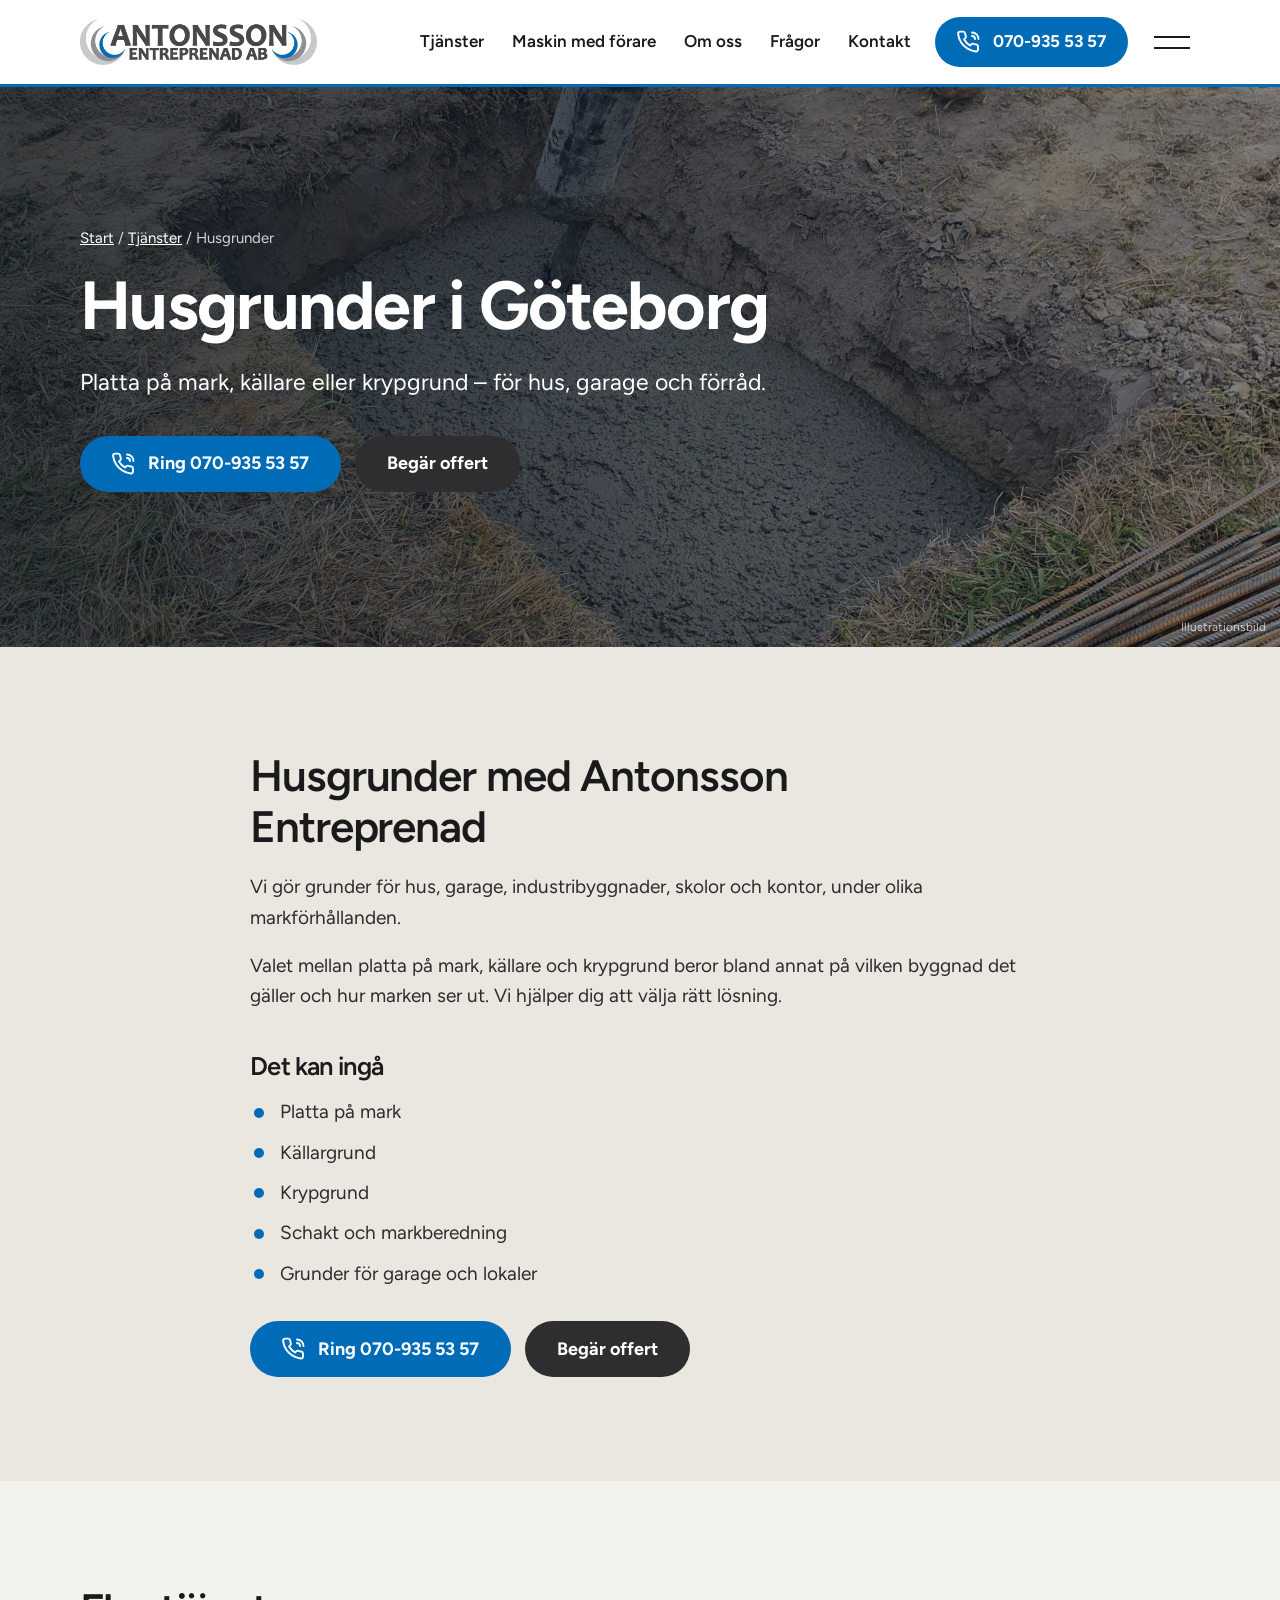
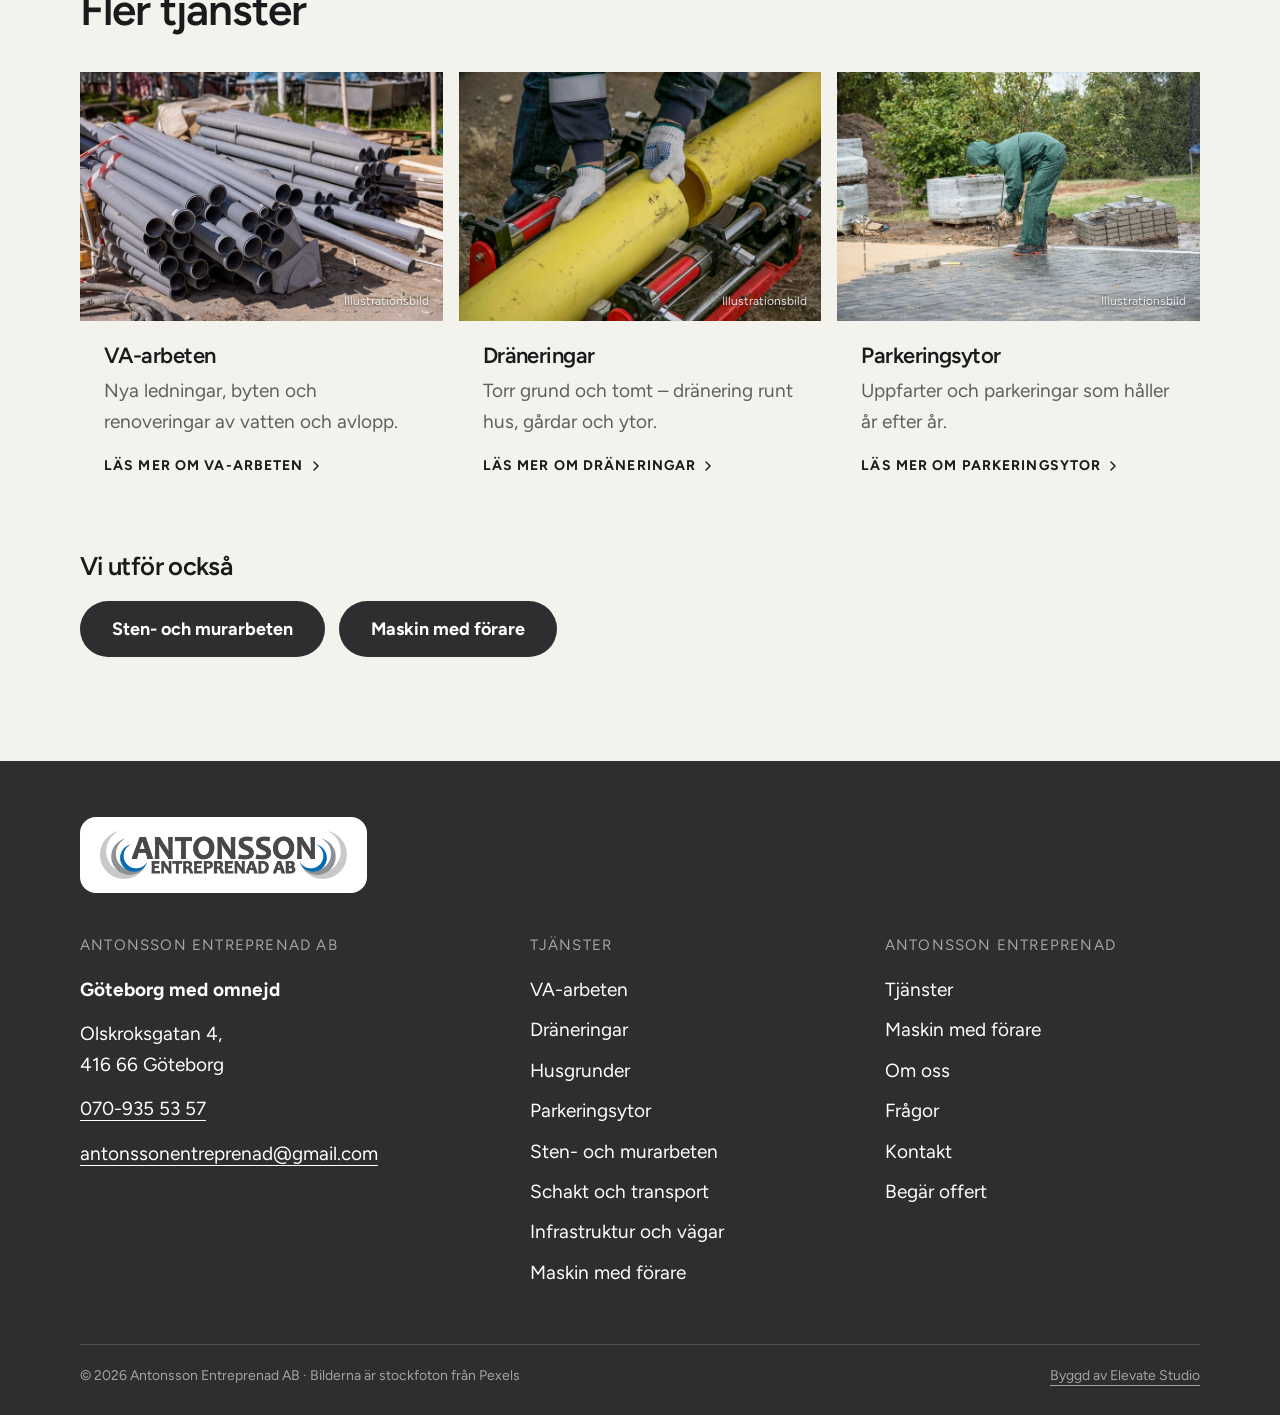
<file: docs/tjanst-husgrunder.html>
<!doctype html>
<html lang="sv">
<head>
<meta charset="utf-8">
<meta name="viewport" content="width=device-width,initial-scale=1,viewport-fit=cover">
<title>Husgrunder i Göteborg | Antonsson Entreprenad AB</title>
<meta name="description" content="Husgrunder i Göteborg med omnejd. Platta på mark, källare eller krypgrund – för hus, garage och förråd. Antonsson Entreprenad AB, telefon 070-935 53 57.">
<link rel="canonical" href="https://elevatestudio018.github.io/Antonsson/tjanst-husgrunder.html">
<meta property="og:type" content="website">
<meta property="og:locale" content="sv_SE">
<meta property="og:site_name" content="Antonsson Entreprenad AB">
<meta property="og:title" content="Husgrunder i Göteborg | Antonsson Entreprenad AB">
<meta property="og:description" content="Husgrunder i Göteborg med omnejd. Platta på mark, källare eller krypgrund – för hus, garage och förråd. Antonsson Entreprenad AB, telefon 070-935 53 57.">
<meta property="og:image" content="https://elevatestudio018.github.io/Antonsson/img/husgrund.jpg">
<meta name="theme-color" content="#ffffff">
<link rel="preconnect" href="https://fonts.googleapis.com"><link rel="preconnect" href="https://fonts.gstatic.com" crossorigin>
<link rel="stylesheet" href="https://fonts.googleapis.com/css2?family=Figtree:wght@400;500;600;700;800&display=swap">
<link rel="stylesheet" href="assets/site.css?v=02bf741d">
<link rel="icon" href="img/favicon-32.png" type="image/png" sizes="32x32">
<link rel="icon" href="img/favicon.png" type="image/png" sizes="512x512">
<link rel="apple-touch-icon" href="img/apple-touch-icon.png">

</head>
<body>
<a class="skip" href="#main">Hoppa till innehållet</a>
<header class="head">
  <div class="wrap bar">
    <a class="logo" href="index.html" aria-label="Till startsidan"><img class="logo-img" src="img/logo.png" width="900" height="175" alt="Antonsson Entreprenad AB"></a>
    <nav class="nav" aria-label="Huvudmeny"><a href="index.html#tjanster">Tjänster</a><a href="index.html#maskin">Maskin med förare</a><a href="index.html#om-oss">Om oss</a><a href="index.html#fragor">Frågor</a><a href="index.html#kontakt">Kontakt</a></nav>
    <a class="pill pill-accent head-call" href="tel:+46709355357"><svg class="pi" width="24" height="24" viewBox="0 0 24 24" fill="none" stroke="currentColor" stroke-width="1.9" stroke-linecap="round" stroke-linejoin="round" aria-hidden="true"><path d="M21 16.5v3a2 2 0 0 1-2.2 2 19.8 19.8 0 0 1-8.6-3.1 19.5 19.5 0 0 1-6-6A19.8 19.8 0 0 1 1.1 3.8 2 2 0 0 1 3.1 1.6h3a2 2 0 0 1 2 1.7c.1 1 .4 1.9.7 2.8a2 2 0 0 1-.5 2.1L7.1 9.5a16 16 0 0 0 6 6l1.3-1.3a2 2 0 0 1 2.1-.4c.9.3 1.8.6 2.8.7a2 2 0 0 1 1.7 2z"/><path d="M15 2.5a6.5 6.5 0 0 1 6.5 6.5M15 6a3 3 0 0 1 3 3"/></svg><span>070-935 53 57</span></a>
    <a class="round round-accent head-round" href="tel:+46709355357" aria-label="Ring 070-935 53 57"><svg class="pi" width="24" height="24" viewBox="0 0 24 24" fill="none" stroke="currentColor" stroke-width="1.9" stroke-linecap="round" stroke-linejoin="round" aria-hidden="true"><path d="M21 16.5v3a2 2 0 0 1-2.2 2 19.8 19.8 0 0 1-8.6-3.1 19.5 19.5 0 0 1-6-6A19.8 19.8 0 0 1 1.1 3.8 2 2 0 0 1 3.1 1.6h3a2 2 0 0 1 2 1.7c.1 1 .4 1.9.7 2.8a2 2 0 0 1-.5 2.1L7.1 9.5a16 16 0 0 0 6 6l1.3-1.3a2 2 0 0 1 2.1-.4c.9.3 1.8.6 2.8.7a2 2 0 0 1 1.7 2z"/><path d="M15 2.5a6.5 6.5 0 0 1 6.5 6.5M15 6a3 3 0 0 1 3 3"/></svg></a>
    <button class="burger" id="menuBtn" type="button" aria-expanded="false" aria-controls="menu" aria-label="Meny"><span></span><span></span></button>
  </div>
  <nav class="menu" id="menu" aria-label="Meny" hidden>
    <div class="wrap">
      <ul class="menu-main"><li><a href="index.html#tjanster">Tjänster</a></li><li><a href="index.html#maskin">Maskin med förare</a></li><li><a href="index.html#om-oss">Om oss</a></li><li><a href="index.html#fragor">Frågor</a></li><li><a href="index.html#kontakt">Kontakt</a></li></ul>
      <p class="menu-h">Tjänster</p><ul class="menu-svc"><li><a href="tjanst-va-arbeten.html">VA-arbeten</a></li><li><a href="tjanst-draneringar.html">Dräneringar</a></li><li><a href="tjanst-husgrunder.html">Husgrunder</a></li><li><a href="tjanst-parkeringsytor.html">Parkeringsytor</a></li><li><a href="tjanst-sten-och-murarbeten.html">Sten- och murarbeten</a></li><li><a href="tjanst-schakt-och-transport.html">Schakt och transport</a></li><li><a href="tjanst-infrastruktur.html">Infrastruktur och vägar</a></li><li><a href="tjanst-maskin-med-forare.html">Maskin med förare</a></li></ul>
      <a class="pill pill-accent " href="tel:+46709355357"><svg class="pi" width="24" height="24" viewBox="0 0 24 24" fill="none" stroke="currentColor" stroke-width="1.9" stroke-linecap="round" stroke-linejoin="round" aria-hidden="true"><path d="M21 16.5v3a2 2 0 0 1-2.2 2 19.8 19.8 0 0 1-8.6-3.1 19.5 19.5 0 0 1-6-6A19.8 19.8 0 0 1 1.1 3.8 2 2 0 0 1 3.1 1.6h3a2 2 0 0 1 2 1.7c.1 1 .4 1.9.7 2.8a2 2 0 0 1-.5 2.1L7.1 9.5a16 16 0 0 0 6 6l1.3-1.3a2 2 0 0 1 2.1-.4c.9.3 1.8.6 2.8.7a2 2 0 0 1 1.7 2z"/><path d="M15 2.5a6.5 6.5 0 0 1 6.5 6.5M15 6a3 3 0 0 1 3 3"/></svg><span>Ring 070-935 53 57</span></a>
    </div>
  </nav>
</header>
<main id="main">
<section class="hero hero-small" aria-labelledby="ph-h">
  <div class="hero-ph"><img src="img/husgrund.jpg" srcset="img/husgrund-s.jpg 800w, img/husgrund.jpg 1800w" sizes="100vw" alt="Betong gjuts i en grundgrop med armering bredvid" fetchpriority="high" decoding="async" style="object-position:50% 50%"></div>
  <div class="wrap hero-in">
    <nav class="crumbs" aria-label="Brödsmulor"><a href="index.html">Start</a> / <a href="index.html#tjanster">Tjänster</a> / <span aria-current="page">Husgrunder</span></nav>
    <h1 id="ph-h">Husgrunder i Göteborg</h1>
    <p>Platta på mark, källare eller krypgrund – för hus, garage och förråd.</p>
    <div class="btns"><a class="pill pill-accent " href="tel:+46709355357"><svg class="pi" width="24" height="24" viewBox="0 0 24 24" fill="none" stroke="currentColor" stroke-width="1.9" stroke-linecap="round" stroke-linejoin="round" aria-hidden="true"><path d="M21 16.5v3a2 2 0 0 1-2.2 2 19.8 19.8 0 0 1-8.6-3.1 19.5 19.5 0 0 1-6-6A19.8 19.8 0 0 1 1.1 3.8 2 2 0 0 1 3.1 1.6h3a2 2 0 0 1 2 1.7c.1 1 .4 1.9.7 2.8a2 2 0 0 1-.5 2.1L7.1 9.5a16 16 0 0 0 6 6l1.3-1.3a2 2 0 0 1 2.1-.4c.9.3 1.8.6 2.8.7a2 2 0 0 1 1.7 2z"/><path d="M15 2.5a6.5 6.5 0 0 1 6.5 6.5M15 6a3 3 0 0 1 3 3"/></svg><span>Ring 070-935 53 57</span></a><a class="pill pill-dark" href="index.html?typ=Husgrunder#offert">Begär offert</a></div>
  </div>
  <span class="hero-note">Illustrationsbild</span>
</section>
<section class="sec">
  <div class="wrap narrow prose">
    <h2>Husgrunder med Antonsson Entreprenad</h2>
    <p>Vi gör grunder för hus, garage, industribyggnader, skolor och kontor, under olika markförhållanden.</p><p>Valet mellan platta på mark, källare och krypgrund beror bland annat på vilken byggnad det gäller och hur marken ser ut. Vi hjälper dig att välja rätt lösning.</p>
    <h3>Det kan ingå</h3>
    <ul class="list"><li>Platta på mark</li><li>Källargrund</li><li>Krypgrund</li><li>Schakt och markberedning</li><li>Grunder för garage och lokaler</li></ul>
    <div class="btns"><a class="pill pill-accent " href="tel:+46709355357"><svg class="pi" width="24" height="24" viewBox="0 0 24 24" fill="none" stroke="currentColor" stroke-width="1.9" stroke-linecap="round" stroke-linejoin="round" aria-hidden="true"><path d="M21 16.5v3a2 2 0 0 1-2.2 2 19.8 19.8 0 0 1-8.6-3.1 19.5 19.5 0 0 1-6-6A19.8 19.8 0 0 1 1.1 3.8 2 2 0 0 1 3.1 1.6h3a2 2 0 0 1 2 1.7c.1 1 .4 1.9.7 2.8a2 2 0 0 1-.5 2.1L7.1 9.5a16 16 0 0 0 6 6l1.3-1.3a2 2 0 0 1 2.1-.4c.9.3 1.8.6 2.8.7a2 2 0 0 1 1.7 2z"/><path d="M15 2.5a6.5 6.5 0 0 1 6.5 6.5M15 6a3 3 0 0 1 3 3"/></svg><span>Ring 070-935 53 57</span></a><a class="pill pill-dark" href="index.html?typ=Husgrunder#offert">Begär offert</a></div>
  </div>
</section>
<section class="sec tint">
  <div class="wrap">
    <h2>Fler tjänster</h2>
    <ul class="cards"><li class="card"><a href="tjanst-va-arbeten.html"><figure class="ph"><img src="img/va.jpg" srcset="img/va-s.jpg 800w, img/va.jpg 1800w" sizes="(min-width: 960px) 33vw, 100vw" alt="Grå avloppsrör staplade på en byggarbetsplats" loading="lazy" decoding="async" style="object-position:50% 50%"><figcaption>Illustrationsbild</figcaption></figure><div class="card-body"><h3>VA-arbeten</h3><p>Nya ledningar, byten och renoveringar av vatten och avlopp.</p><span class="more">Läs mer om va-arbeten <svg class="chev" width="16" height="16" viewBox="0 0 24 24" fill="none" stroke="currentColor" stroke-width="2.2" stroke-linecap="round" stroke-linejoin="round" aria-hidden="true"><path d="m9 6 6 6-6 6"/></svg></span></div></a></li><li class="card"><a href="tjanst-draneringar.html"><figure class="ph"><img src="img/dranering.jpg" srcset="img/dranering-s.jpg 800w, img/dranering.jpg 1800w" sizes="(min-width: 960px) 33vw, 100vw" alt="Gult rör monteras med hydraulverktyg" loading="lazy" decoding="async" style="object-position:50% 50%"><figcaption>Illustrationsbild</figcaption></figure><div class="card-body"><h3>Dräneringar</h3><p>Torr grund och tomt – dränering runt hus, gårdar och ytor.</p><span class="more">Läs mer om dräneringar <svg class="chev" width="16" height="16" viewBox="0 0 24 24" fill="none" stroke="currentColor" stroke-width="2.2" stroke-linecap="round" stroke-linejoin="round" aria-hidden="true"><path d="m9 6 6 6-6 6"/></svg></span></div></a></li><li class="card"><a href="tjanst-parkeringsytor.html"><figure class="ph"><img src="img/parkering.jpg" srcset="img/parkering-s.jpg 800w, img/parkering.jpg 1800w" sizes="(min-width: 960px) 33vw, 100vw" alt="Arbetare lägger marksten på en ny yta" loading="lazy" decoding="async" style="object-position:50% 55%"><figcaption>Illustrationsbild</figcaption></figure><div class="card-body"><h3>Parkeringsytor</h3><p>Uppfarter och parkeringar som håller år efter år.</p><span class="more">Läs mer om parkeringsytor <svg class="chev" width="16" height="16" viewBox="0 0 24 24" fill="none" stroke="currentColor" stroke-width="2.2" stroke-linecap="round" stroke-linejoin="round" aria-hidden="true"><path d="m9 6 6 6-6 6"/></svg></span></div></a></li></ul>
    <h3 class="also-h">Vi utför också</h3>
    <div class="btns"><a class="pill pill-dark" href="tjanst-sten-och-murarbeten.html">Sten- och murarbeten</a><a class="pill pill-dark" href="tjanst-maskin-med-forare.html">Maskin med förare</a></div>
  </div>
</section>
</main>
<footer class="foot">
  <div class="wrap">
    <a class="logo logo-plate" href="index.html" aria-label="Till startsidan"><img class="logo-img" src="img/logo.png" width="900" height="175" alt="Antonsson Entreprenad AB"></a>
    <div class="foot-grid">
      <div>
        <p class="foot-h">Antonsson Entreprenad AB</p>
        <p><b>Göteborg med omnejd</b></p>
        <p>Olskroksgatan 4,<br>416 66 Göteborg</p>
        <p><a href="tel:+46709355357">070-935 53 57</a></p>
        <p><a href="mailto:antonssonentreprenad@gmail.com">antonssonentreprenad@gmail.com</a></p>
      </div>
      <div><p class="foot-h">Tjänster</p><ul><li><a href="tjanst-va-arbeten.html">VA-arbeten</a></li><li><a href="tjanst-draneringar.html">Dräneringar</a></li><li><a href="tjanst-husgrunder.html">Husgrunder</a></li><li><a href="tjanst-parkeringsytor.html">Parkeringsytor</a></li><li><a href="tjanst-sten-och-murarbeten.html">Sten- och murarbeten</a></li><li><a href="tjanst-schakt-och-transport.html">Schakt och transport</a></li><li><a href="tjanst-infrastruktur.html">Infrastruktur och vägar</a></li><li><a href="tjanst-maskin-med-forare.html">Maskin med förare</a></li></ul></div>
      <div><p class="foot-h">Antonsson Entreprenad</p><ul><li><a href="index.html#tjanster">Tjänster</a></li><li><a href="index.html#maskin">Maskin med förare</a></li><li><a href="index.html#om-oss">Om oss</a></li><li><a href="index.html#fragor">Frågor</a></li><li><a href="index.html#kontakt">Kontakt</a></li><li><a href="index.html#offert">Begär offert</a></li></ul></div>
    </div>
    <div class="foot-end">
      <span>© <span data-year>2026</span> Antonsson Entreprenad AB · Bilderna är stockfoton från Pexels</span>
      <a href="https://elevatestudio.nu" target="_blank" rel="noopener">Byggd av Elevate Studio</a>
    </div>
  </div>
</footer>
<script src="assets/site.js?v=3ba79db2" defer></script>
</body>
</html>
</file>
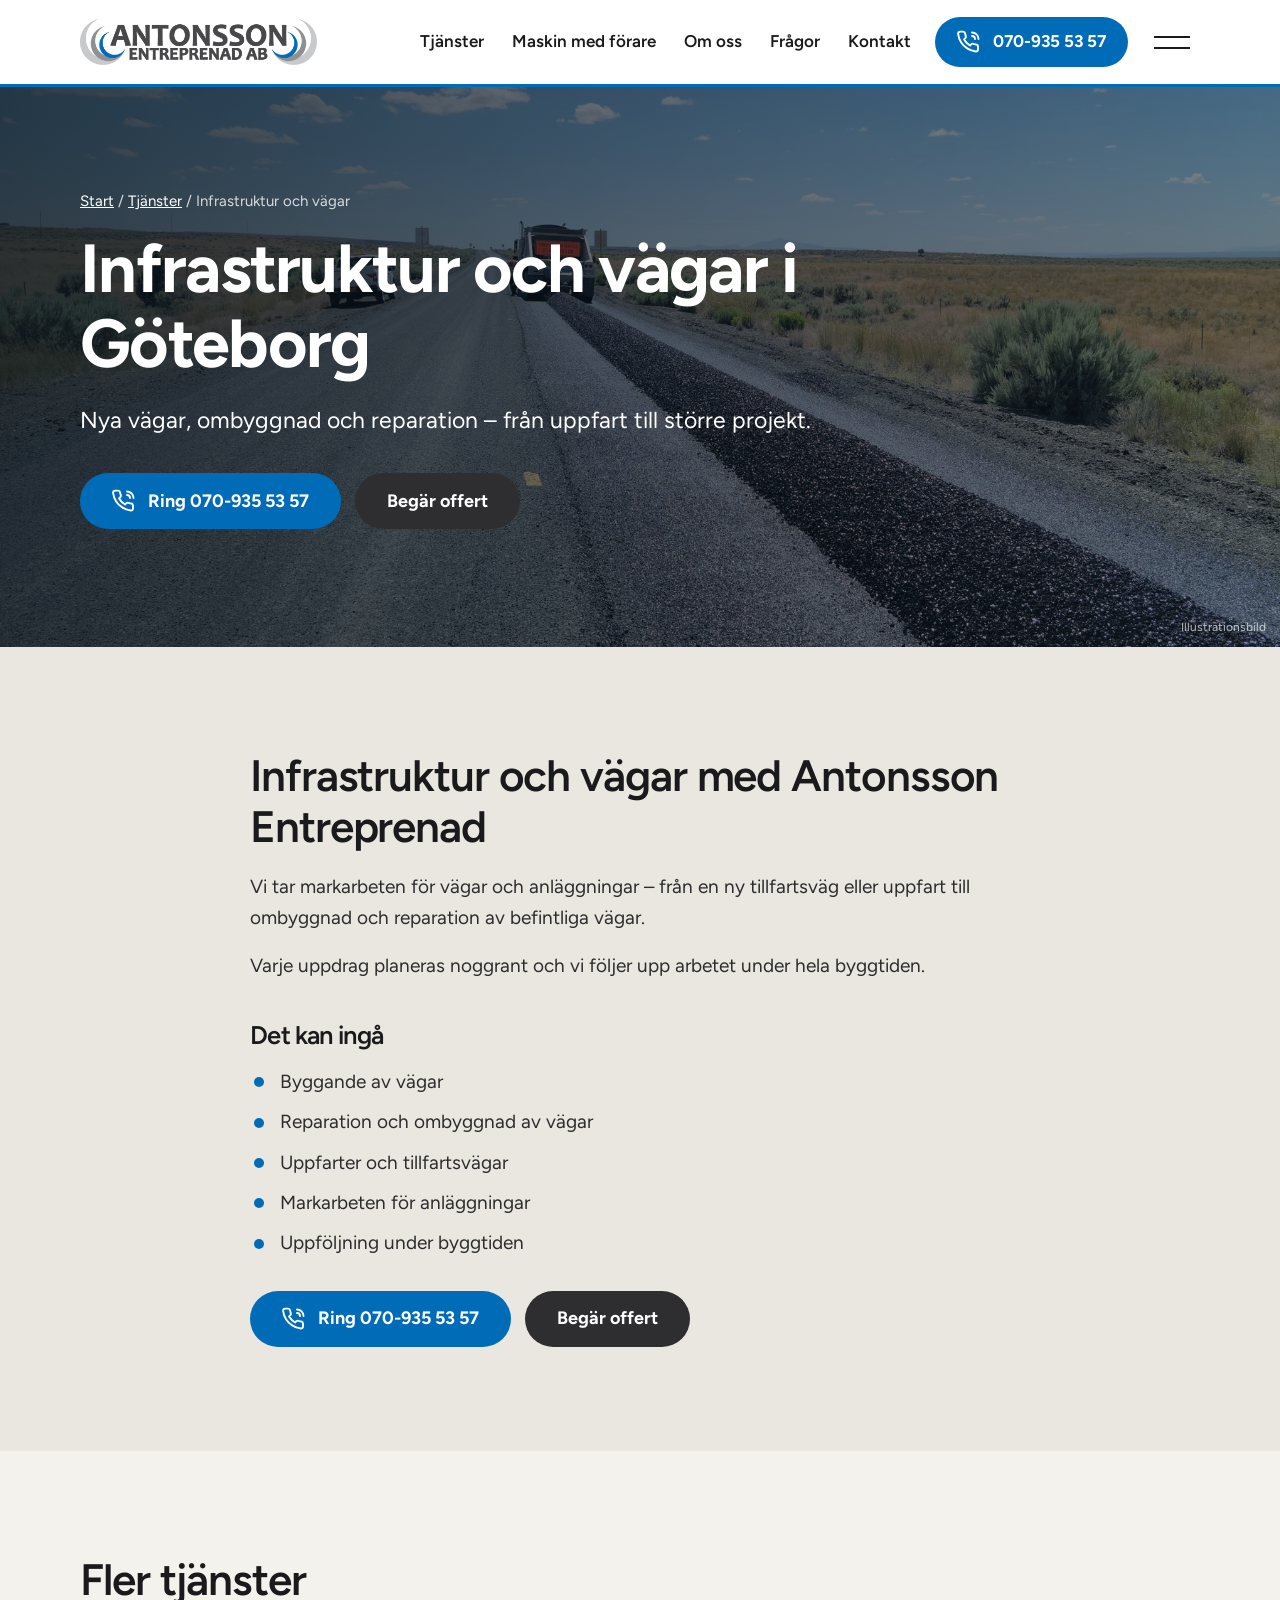
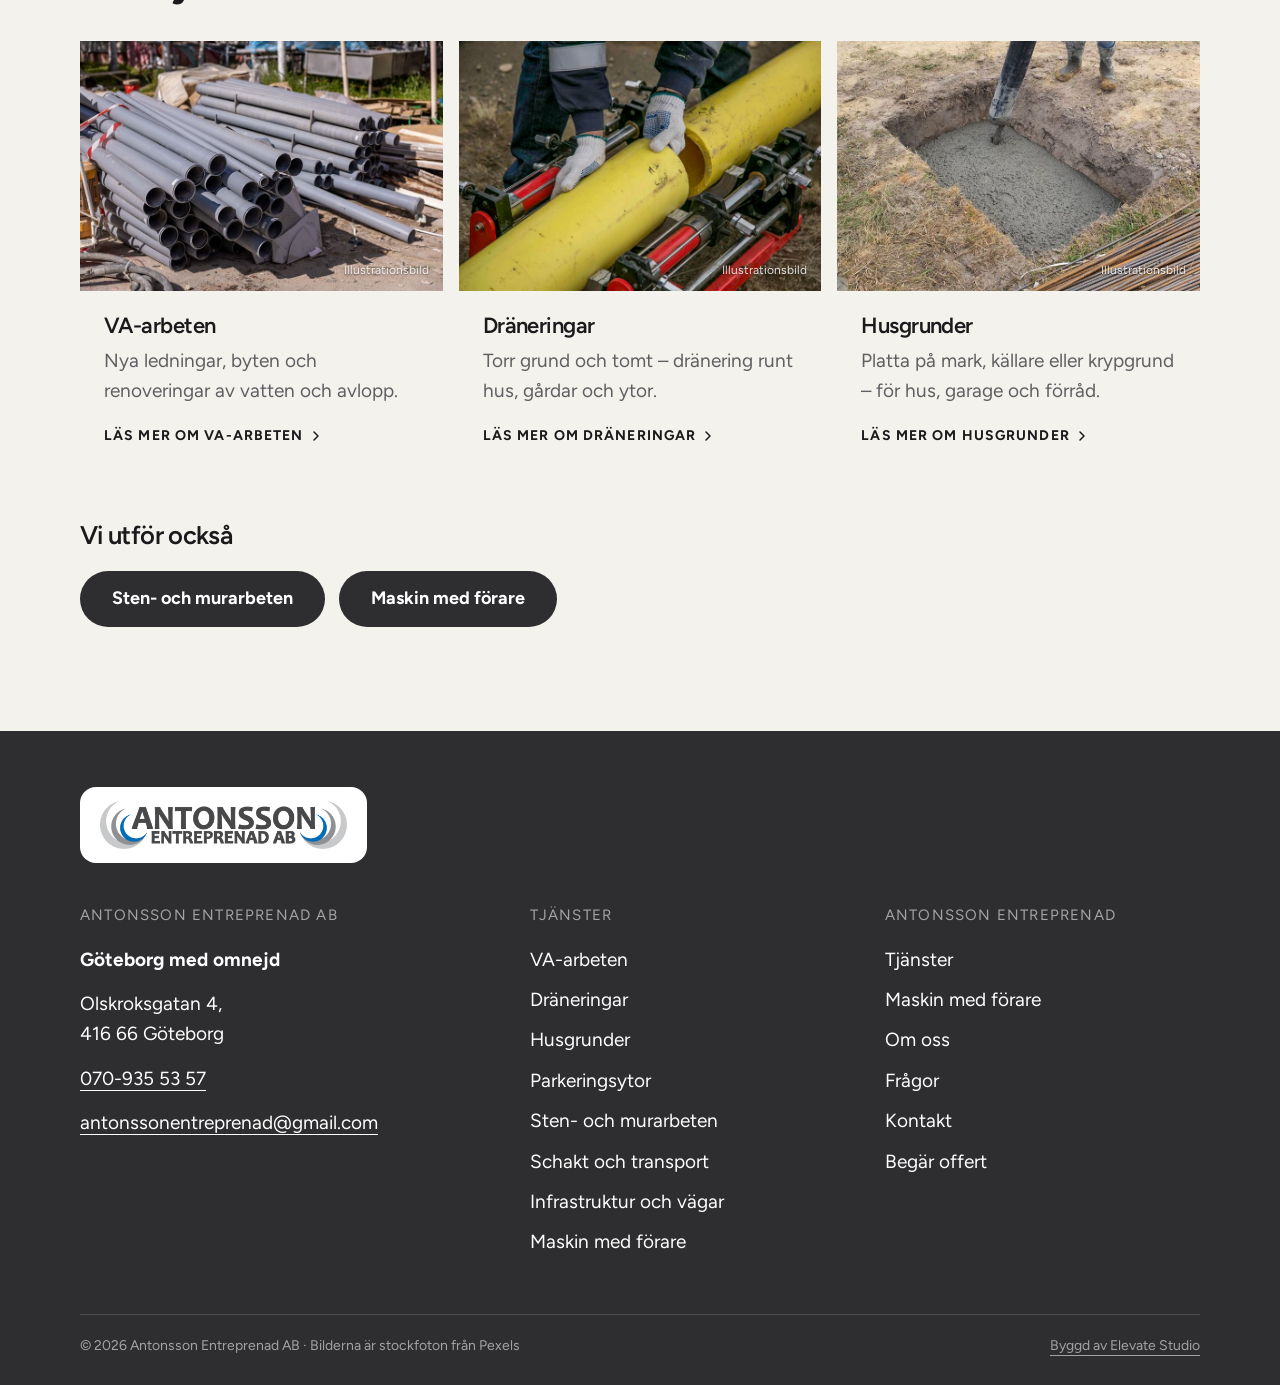
<file: docs/tjanst-infrastruktur.html>
<!doctype html>
<html lang="sv">
<head>
<meta charset="utf-8">
<meta name="viewport" content="width=device-width,initial-scale=1,viewport-fit=cover">
<title>Infrastruktur och vägar i Göteborg | Antonsson Entreprenad AB</title>
<meta name="description" content="Infrastruktur och vägar i Göteborg med omnejd. Nya vägar, ombyggnad och reparation – från uppfart till större projekt. Antonsson Entreprenad AB, telefon 070-935 53 57.">
<link rel="canonical" href="https://elevatestudio018.github.io/Antonsson/tjanst-infrastruktur.html">
<meta property="og:type" content="website">
<meta property="og:locale" content="sv_SE">
<meta property="og:site_name" content="Antonsson Entreprenad AB">
<meta property="og:title" content="Infrastruktur och vägar i Göteborg | Antonsson Entreprenad AB">
<meta property="og:description" content="Infrastruktur och vägar i Göteborg med omnejd. Nya vägar, ombyggnad och reparation – från uppfart till större projekt. Antonsson Entreprenad AB, telefon 070-935 53 57.">
<meta property="og:image" content="https://elevatestudio018.github.io/Antonsson/img/infrastruktur.jpg">
<meta name="theme-color" content="#ffffff">
<link rel="preconnect" href="https://fonts.googleapis.com"><link rel="preconnect" href="https://fonts.gstatic.com" crossorigin>
<link rel="stylesheet" href="https://fonts.googleapis.com/css2?family=Figtree:wght@400;500;600;700;800&display=swap">
<link rel="stylesheet" href="assets/site.css?v=02bf741d">
<link rel="icon" href="img/favicon-32.png" type="image/png" sizes="32x32">
<link rel="icon" href="img/favicon.png" type="image/png" sizes="512x512">
<link rel="apple-touch-icon" href="img/apple-touch-icon.png">

</head>
<body>
<a class="skip" href="#main">Hoppa till innehållet</a>
<header class="head">
  <div class="wrap bar">
    <a class="logo" href="index.html" aria-label="Till startsidan"><img class="logo-img" src="img/logo.png" width="900" height="175" alt="Antonsson Entreprenad AB"></a>
    <nav class="nav" aria-label="Huvudmeny"><a href="index.html#tjanster">Tjänster</a><a href="index.html#maskin">Maskin med förare</a><a href="index.html#om-oss">Om oss</a><a href="index.html#fragor">Frågor</a><a href="index.html#kontakt">Kontakt</a></nav>
    <a class="pill pill-accent head-call" href="tel:+46709355357"><svg class="pi" width="24" height="24" viewBox="0 0 24 24" fill="none" stroke="currentColor" stroke-width="1.9" stroke-linecap="round" stroke-linejoin="round" aria-hidden="true"><path d="M21 16.5v3a2 2 0 0 1-2.2 2 19.8 19.8 0 0 1-8.6-3.1 19.5 19.5 0 0 1-6-6A19.8 19.8 0 0 1 1.1 3.8 2 2 0 0 1 3.1 1.6h3a2 2 0 0 1 2 1.7c.1 1 .4 1.9.7 2.8a2 2 0 0 1-.5 2.1L7.1 9.5a16 16 0 0 0 6 6l1.3-1.3a2 2 0 0 1 2.1-.4c.9.3 1.8.6 2.8.7a2 2 0 0 1 1.7 2z"/><path d="M15 2.5a6.5 6.5 0 0 1 6.5 6.5M15 6a3 3 0 0 1 3 3"/></svg><span>070-935 53 57</span></a>
    <a class="round round-accent head-round" href="tel:+46709355357" aria-label="Ring 070-935 53 57"><svg class="pi" width="24" height="24" viewBox="0 0 24 24" fill="none" stroke="currentColor" stroke-width="1.9" stroke-linecap="round" stroke-linejoin="round" aria-hidden="true"><path d="M21 16.5v3a2 2 0 0 1-2.2 2 19.8 19.8 0 0 1-8.6-3.1 19.5 19.5 0 0 1-6-6A19.8 19.8 0 0 1 1.1 3.8 2 2 0 0 1 3.1 1.6h3a2 2 0 0 1 2 1.7c.1 1 .4 1.9.7 2.8a2 2 0 0 1-.5 2.1L7.1 9.5a16 16 0 0 0 6 6l1.3-1.3a2 2 0 0 1 2.1-.4c.9.3 1.8.6 2.8.7a2 2 0 0 1 1.7 2z"/><path d="M15 2.5a6.5 6.5 0 0 1 6.5 6.5M15 6a3 3 0 0 1 3 3"/></svg></a>
    <button class="burger" id="menuBtn" type="button" aria-expanded="false" aria-controls="menu" aria-label="Meny"><span></span><span></span></button>
  </div>
  <nav class="menu" id="menu" aria-label="Meny" hidden>
    <div class="wrap">
      <ul class="menu-main"><li><a href="index.html#tjanster">Tjänster</a></li><li><a href="index.html#maskin">Maskin med förare</a></li><li><a href="index.html#om-oss">Om oss</a></li><li><a href="index.html#fragor">Frågor</a></li><li><a href="index.html#kontakt">Kontakt</a></li></ul>
      <p class="menu-h">Tjänster</p><ul class="menu-svc"><li><a href="tjanst-va-arbeten.html">VA-arbeten</a></li><li><a href="tjanst-draneringar.html">Dräneringar</a></li><li><a href="tjanst-husgrunder.html">Husgrunder</a></li><li><a href="tjanst-parkeringsytor.html">Parkeringsytor</a></li><li><a href="tjanst-sten-och-murarbeten.html">Sten- och murarbeten</a></li><li><a href="tjanst-schakt-och-transport.html">Schakt och transport</a></li><li><a href="tjanst-infrastruktur.html">Infrastruktur och vägar</a></li><li><a href="tjanst-maskin-med-forare.html">Maskin med förare</a></li></ul>
      <a class="pill pill-accent " href="tel:+46709355357"><svg class="pi" width="24" height="24" viewBox="0 0 24 24" fill="none" stroke="currentColor" stroke-width="1.9" stroke-linecap="round" stroke-linejoin="round" aria-hidden="true"><path d="M21 16.5v3a2 2 0 0 1-2.2 2 19.8 19.8 0 0 1-8.6-3.1 19.5 19.5 0 0 1-6-6A19.8 19.8 0 0 1 1.1 3.8 2 2 0 0 1 3.1 1.6h3a2 2 0 0 1 2 1.7c.1 1 .4 1.9.7 2.8a2 2 0 0 1-.5 2.1L7.1 9.5a16 16 0 0 0 6 6l1.3-1.3a2 2 0 0 1 2.1-.4c.9.3 1.8.6 2.8.7a2 2 0 0 1 1.7 2z"/><path d="M15 2.5a6.5 6.5 0 0 1 6.5 6.5M15 6a3 3 0 0 1 3 3"/></svg><span>Ring 070-935 53 57</span></a>
    </div>
  </nav>
</header>
<main id="main">
<section class="hero hero-small" aria-labelledby="ph-h">
  <div class="hero-ph"><img src="img/infrastruktur.jpg" srcset="img/infrastruktur-s.jpg 800w, img/infrastruktur.jpg 1800w" sizes="100vw" alt="Väg under byggnation med nytt asfaltslager" fetchpriority="high" decoding="async" style="object-position:50% 60%"></div>
  <div class="wrap hero-in">
    <nav class="crumbs" aria-label="Brödsmulor"><a href="index.html">Start</a> / <a href="index.html#tjanster">Tjänster</a> / <span aria-current="page">Infrastruktur och vägar</span></nav>
    <h1 id="ph-h">Infrastruktur och vägar i Göteborg</h1>
    <p>Nya vägar, ombyggnad och reparation – från uppfart till större projekt.</p>
    <div class="btns"><a class="pill pill-accent " href="tel:+46709355357"><svg class="pi" width="24" height="24" viewBox="0 0 24 24" fill="none" stroke="currentColor" stroke-width="1.9" stroke-linecap="round" stroke-linejoin="round" aria-hidden="true"><path d="M21 16.5v3a2 2 0 0 1-2.2 2 19.8 19.8 0 0 1-8.6-3.1 19.5 19.5 0 0 1-6-6A19.8 19.8 0 0 1 1.1 3.8 2 2 0 0 1 3.1 1.6h3a2 2 0 0 1 2 1.7c.1 1 .4 1.9.7 2.8a2 2 0 0 1-.5 2.1L7.1 9.5a16 16 0 0 0 6 6l1.3-1.3a2 2 0 0 1 2.1-.4c.9.3 1.8.6 2.8.7a2 2 0 0 1 1.7 2z"/><path d="M15 2.5a6.5 6.5 0 0 1 6.5 6.5M15 6a3 3 0 0 1 3 3"/></svg><span>Ring 070-935 53 57</span></a><a class="pill pill-dark" href="index.html?typ=Infrastruktur+och+v%C3%A4gar#offert">Begär offert</a></div>
  </div>
  <span class="hero-note">Illustrationsbild</span>
</section>
<section class="sec">
  <div class="wrap narrow prose">
    <h2>Infrastruktur och vägar med Antonsson Entreprenad</h2>
    <p>Vi tar markarbeten för vägar och anläggningar – från en ny tillfartsväg eller uppfart till ombyggnad och reparation av befintliga vägar.</p><p>Varje uppdrag planeras noggrant och vi följer upp arbetet under hela byggtiden.</p>
    <h3>Det kan ingå</h3>
    <ul class="list"><li>Byggande av vägar</li><li>Reparation och ombyggnad av vägar</li><li>Uppfarter och tillfartsvägar</li><li>Markarbeten för anläggningar</li><li>Uppföljning under byggtiden</li></ul>
    <div class="btns"><a class="pill pill-accent " href="tel:+46709355357"><svg class="pi" width="24" height="24" viewBox="0 0 24 24" fill="none" stroke="currentColor" stroke-width="1.9" stroke-linecap="round" stroke-linejoin="round" aria-hidden="true"><path d="M21 16.5v3a2 2 0 0 1-2.2 2 19.8 19.8 0 0 1-8.6-3.1 19.5 19.5 0 0 1-6-6A19.8 19.8 0 0 1 1.1 3.8 2 2 0 0 1 3.1 1.6h3a2 2 0 0 1 2 1.7c.1 1 .4 1.9.7 2.8a2 2 0 0 1-.5 2.1L7.1 9.5a16 16 0 0 0 6 6l1.3-1.3a2 2 0 0 1 2.1-.4c.9.3 1.8.6 2.8.7a2 2 0 0 1 1.7 2z"/><path d="M15 2.5a6.5 6.5 0 0 1 6.5 6.5M15 6a3 3 0 0 1 3 3"/></svg><span>Ring 070-935 53 57</span></a><a class="pill pill-dark" href="index.html?typ=Infrastruktur+och+v%C3%A4gar#offert">Begär offert</a></div>
  </div>
</section>
<section class="sec tint">
  <div class="wrap">
    <h2>Fler tjänster</h2>
    <ul class="cards"><li class="card"><a href="tjanst-va-arbeten.html"><figure class="ph"><img src="img/va.jpg" srcset="img/va-s.jpg 800w, img/va.jpg 1800w" sizes="(min-width: 960px) 33vw, 100vw" alt="Grå avloppsrör staplade på en byggarbetsplats" loading="lazy" decoding="async" style="object-position:50% 50%"><figcaption>Illustrationsbild</figcaption></figure><div class="card-body"><h3>VA-arbeten</h3><p>Nya ledningar, byten och renoveringar av vatten och avlopp.</p><span class="more">Läs mer om va-arbeten <svg class="chev" width="16" height="16" viewBox="0 0 24 24" fill="none" stroke="currentColor" stroke-width="2.2" stroke-linecap="round" stroke-linejoin="round" aria-hidden="true"><path d="m9 6 6 6-6 6"/></svg></span></div></a></li><li class="card"><a href="tjanst-draneringar.html"><figure class="ph"><img src="img/dranering.jpg" srcset="img/dranering-s.jpg 800w, img/dranering.jpg 1800w" sizes="(min-width: 960px) 33vw, 100vw" alt="Gult rör monteras med hydraulverktyg" loading="lazy" decoding="async" style="object-position:50% 50%"><figcaption>Illustrationsbild</figcaption></figure><div class="card-body"><h3>Dräneringar</h3><p>Torr grund och tomt – dränering runt hus, gårdar och ytor.</p><span class="more">Läs mer om dräneringar <svg class="chev" width="16" height="16" viewBox="0 0 24 24" fill="none" stroke="currentColor" stroke-width="2.2" stroke-linecap="round" stroke-linejoin="round" aria-hidden="true"><path d="m9 6 6 6-6 6"/></svg></span></div></a></li><li class="card"><a href="tjanst-husgrunder.html"><figure class="ph"><img src="img/husgrund.jpg" srcset="img/husgrund-s.jpg 800w, img/husgrund.jpg 1800w" sizes="(min-width: 960px) 33vw, 100vw" alt="Betong gjuts i en grundgrop med armering bredvid" loading="lazy" decoding="async" style="object-position:50% 50%"><figcaption>Illustrationsbild</figcaption></figure><div class="card-body"><h3>Husgrunder</h3><p>Platta på mark, källare eller krypgrund – för hus, garage och förråd.</p><span class="more">Läs mer om husgrunder <svg class="chev" width="16" height="16" viewBox="0 0 24 24" fill="none" stroke="currentColor" stroke-width="2.2" stroke-linecap="round" stroke-linejoin="round" aria-hidden="true"><path d="m9 6 6 6-6 6"/></svg></span></div></a></li></ul>
    <h3 class="also-h">Vi utför också</h3>
    <div class="btns"><a class="pill pill-dark" href="tjanst-sten-och-murarbeten.html">Sten- och murarbeten</a><a class="pill pill-dark" href="tjanst-maskin-med-forare.html">Maskin med förare</a></div>
  </div>
</section>
</main>
<footer class="foot">
  <div class="wrap">
    <a class="logo logo-plate" href="index.html" aria-label="Till startsidan"><img class="logo-img" src="img/logo.png" width="900" height="175" alt="Antonsson Entreprenad AB"></a>
    <div class="foot-grid">
      <div>
        <p class="foot-h">Antonsson Entreprenad AB</p>
        <p><b>Göteborg med omnejd</b></p>
        <p>Olskroksgatan 4,<br>416 66 Göteborg</p>
        <p><a href="tel:+46709355357">070-935 53 57</a></p>
        <p><a href="mailto:antonssonentreprenad@gmail.com">antonssonentreprenad@gmail.com</a></p>
      </div>
      <div><p class="foot-h">Tjänster</p><ul><li><a href="tjanst-va-arbeten.html">VA-arbeten</a></li><li><a href="tjanst-draneringar.html">Dräneringar</a></li><li><a href="tjanst-husgrunder.html">Husgrunder</a></li><li><a href="tjanst-parkeringsytor.html">Parkeringsytor</a></li><li><a href="tjanst-sten-och-murarbeten.html">Sten- och murarbeten</a></li><li><a href="tjanst-schakt-och-transport.html">Schakt och transport</a></li><li><a href="tjanst-infrastruktur.html">Infrastruktur och vägar</a></li><li><a href="tjanst-maskin-med-forare.html">Maskin med förare</a></li></ul></div>
      <div><p class="foot-h">Antonsson Entreprenad</p><ul><li><a href="index.html#tjanster">Tjänster</a></li><li><a href="index.html#maskin">Maskin med förare</a></li><li><a href="index.html#om-oss">Om oss</a></li><li><a href="index.html#fragor">Frågor</a></li><li><a href="index.html#kontakt">Kontakt</a></li><li><a href="index.html#offert">Begär offert</a></li></ul></div>
    </div>
    <div class="foot-end">
      <span>© <span data-year>2026</span> Antonsson Entreprenad AB · Bilderna är stockfoton från Pexels</span>
      <a href="https://elevatestudio.nu" target="_blank" rel="noopener">Byggd av Elevate Studio</a>
    </div>
  </div>
</footer>
<script src="assets/site.js?v=3ba79db2" defer></script>
</body>
</html>
</file>
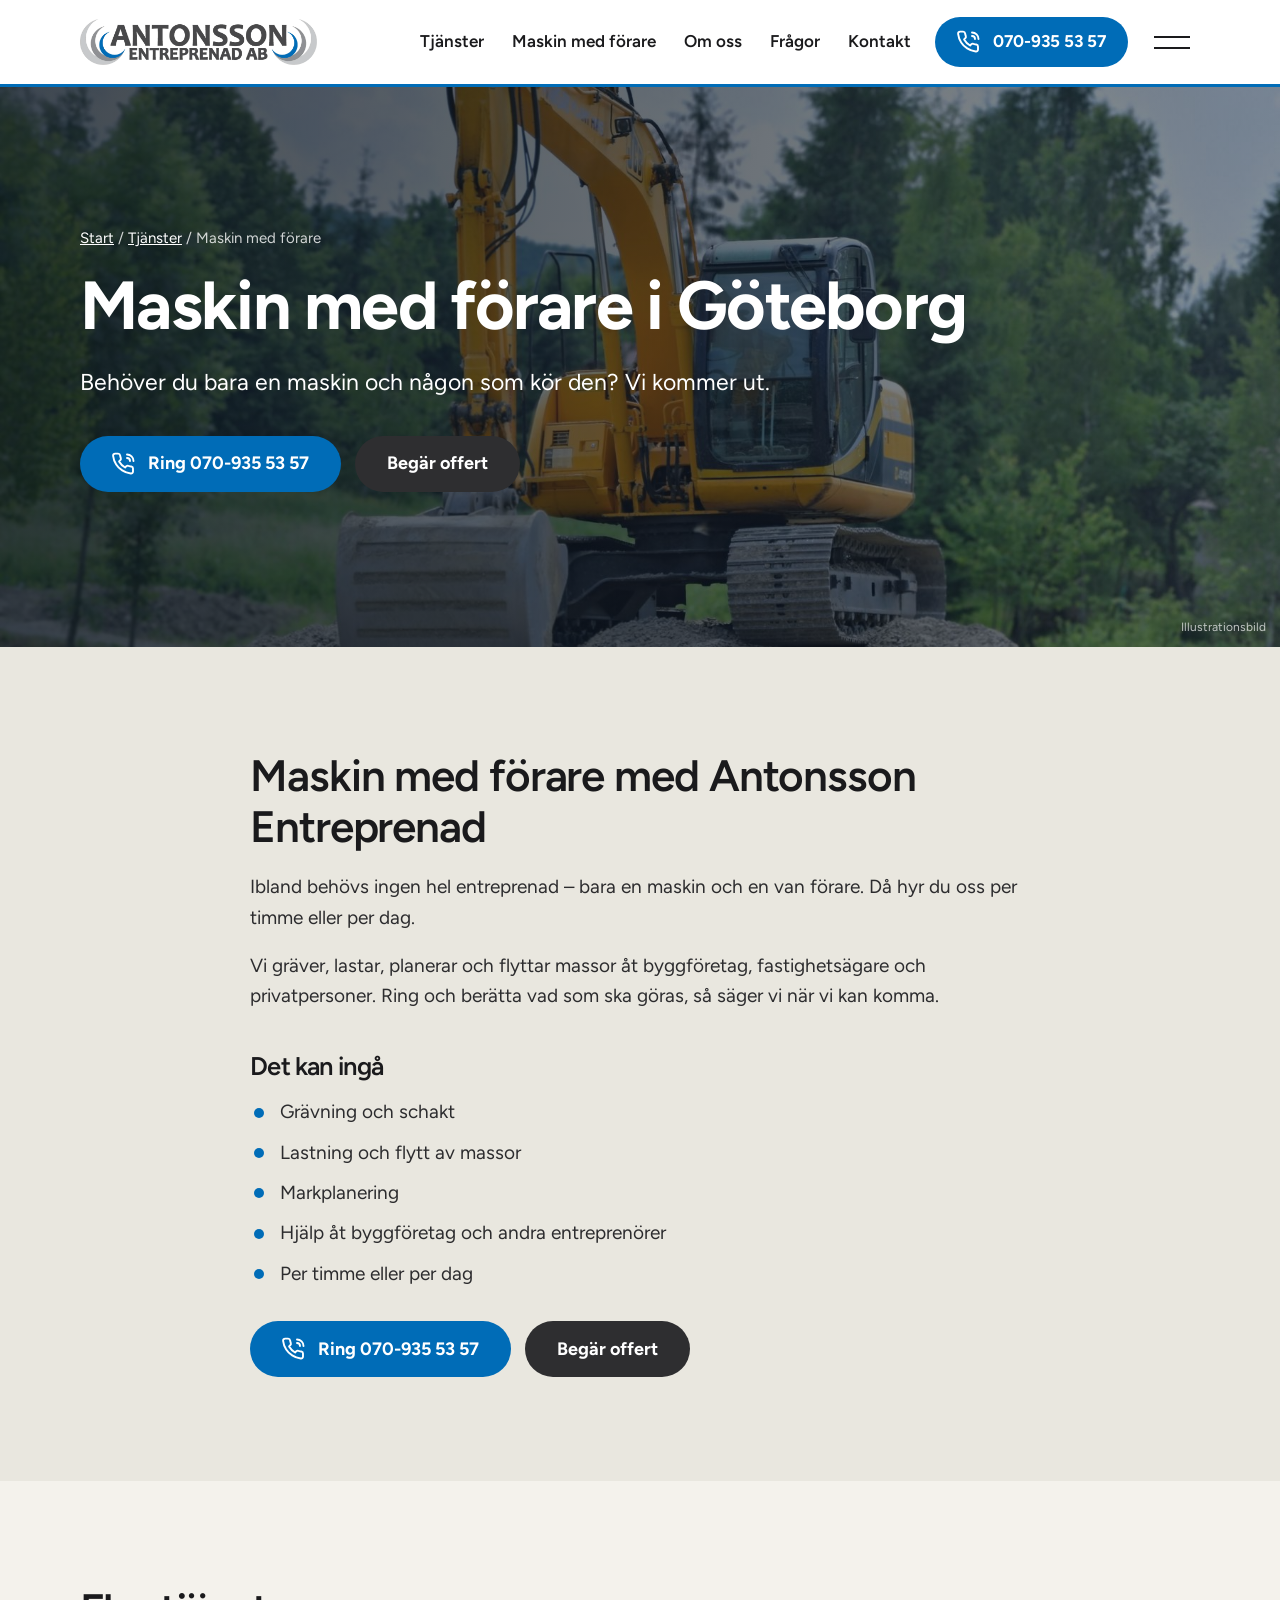
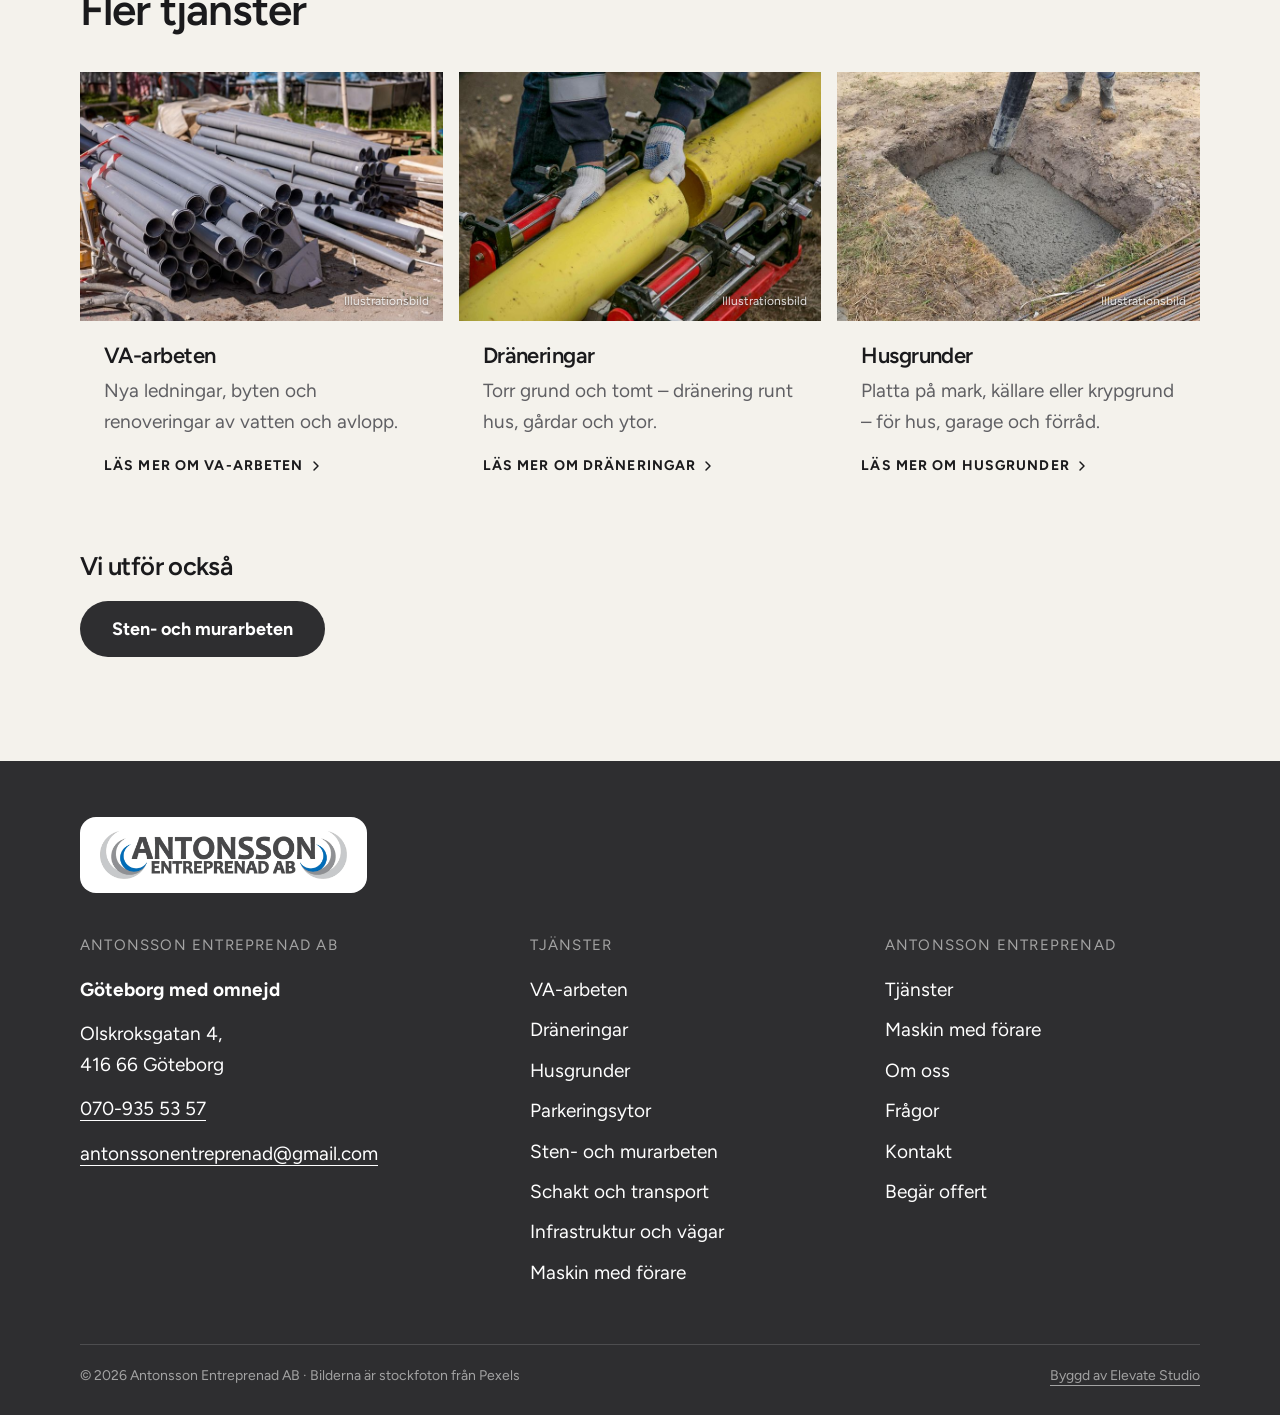
<file: docs/tjanst-maskin-med-forare.html>
<!doctype html>
<html lang="sv">
<head>
<meta charset="utf-8">
<meta name="viewport" content="width=device-width,initial-scale=1,viewport-fit=cover">
<title>Maskin med förare i Göteborg | Antonsson Entreprenad AB</title>
<meta name="description" content="Maskin med förare i Göteborg med omnejd. Behöver du bara en maskin och någon som kör den? Vi kommer ut. Antonsson Entreprenad AB, telefon 070-935 53 57.">
<link rel="canonical" href="https://elevatestudio018.github.io/Antonsson/tjanst-maskin-med-forare.html">
<meta property="og:type" content="website">
<meta property="og:locale" content="sv_SE">
<meta property="og:site_name" content="Antonsson Entreprenad AB">
<meta property="og:title" content="Maskin med förare i Göteborg | Antonsson Entreprenad AB">
<meta property="og:description" content="Maskin med förare i Göteborg med omnejd. Behöver du bara en maskin och någon som kör den? Vi kommer ut. Antonsson Entreprenad AB, telefon 070-935 53 57.">
<meta property="og:image" content="https://elevatestudio018.github.io/Antonsson/img/uthyrning.jpg">
<meta name="theme-color" content="#ffffff">
<link rel="preconnect" href="https://fonts.googleapis.com"><link rel="preconnect" href="https://fonts.gstatic.com" crossorigin>
<link rel="stylesheet" href="https://fonts.googleapis.com/css2?family=Figtree:wght@400;500;600;700;800&display=swap">
<link rel="stylesheet" href="assets/site.css?v=02bf741d">
<link rel="icon" href="img/favicon-32.png" type="image/png" sizes="32x32">
<link rel="icon" href="img/favicon.png" type="image/png" sizes="512x512">
<link rel="apple-touch-icon" href="img/apple-touch-icon.png">

</head>
<body>
<a class="skip" href="#main">Hoppa till innehållet</a>
<header class="head">
  <div class="wrap bar">
    <a class="logo" href="index.html" aria-label="Till startsidan"><img class="logo-img" src="img/logo.png" width="900" height="175" alt="Antonsson Entreprenad AB"></a>
    <nav class="nav" aria-label="Huvudmeny"><a href="index.html#tjanster">Tjänster</a><a href="index.html#maskin">Maskin med förare</a><a href="index.html#om-oss">Om oss</a><a href="index.html#fragor">Frågor</a><a href="index.html#kontakt">Kontakt</a></nav>
    <a class="pill pill-accent head-call" href="tel:+46709355357"><svg class="pi" width="24" height="24" viewBox="0 0 24 24" fill="none" stroke="currentColor" stroke-width="1.9" stroke-linecap="round" stroke-linejoin="round" aria-hidden="true"><path d="M21 16.5v3a2 2 0 0 1-2.2 2 19.8 19.8 0 0 1-8.6-3.1 19.5 19.5 0 0 1-6-6A19.8 19.8 0 0 1 1.1 3.8 2 2 0 0 1 3.1 1.6h3a2 2 0 0 1 2 1.7c.1 1 .4 1.9.7 2.8a2 2 0 0 1-.5 2.1L7.1 9.5a16 16 0 0 0 6 6l1.3-1.3a2 2 0 0 1 2.1-.4c.9.3 1.8.6 2.8.7a2 2 0 0 1 1.7 2z"/><path d="M15 2.5a6.5 6.5 0 0 1 6.5 6.5M15 6a3 3 0 0 1 3 3"/></svg><span>070-935 53 57</span></a>
    <a class="round round-accent head-round" href="tel:+46709355357" aria-label="Ring 070-935 53 57"><svg class="pi" width="24" height="24" viewBox="0 0 24 24" fill="none" stroke="currentColor" stroke-width="1.9" stroke-linecap="round" stroke-linejoin="round" aria-hidden="true"><path d="M21 16.5v3a2 2 0 0 1-2.2 2 19.8 19.8 0 0 1-8.6-3.1 19.5 19.5 0 0 1-6-6A19.8 19.8 0 0 1 1.1 3.8 2 2 0 0 1 3.1 1.6h3a2 2 0 0 1 2 1.7c.1 1 .4 1.9.7 2.8a2 2 0 0 1-.5 2.1L7.1 9.5a16 16 0 0 0 6 6l1.3-1.3a2 2 0 0 1 2.1-.4c.9.3 1.8.6 2.8.7a2 2 0 0 1 1.7 2z"/><path d="M15 2.5a6.5 6.5 0 0 1 6.5 6.5M15 6a3 3 0 0 1 3 3"/></svg></a>
    <button class="burger" id="menuBtn" type="button" aria-expanded="false" aria-controls="menu" aria-label="Meny"><span></span><span></span></button>
  </div>
  <nav class="menu" id="menu" aria-label="Meny" hidden>
    <div class="wrap">
      <ul class="menu-main"><li><a href="index.html#tjanster">Tjänster</a></li><li><a href="index.html#maskin">Maskin med förare</a></li><li><a href="index.html#om-oss">Om oss</a></li><li><a href="index.html#fragor">Frågor</a></li><li><a href="index.html#kontakt">Kontakt</a></li></ul>
      <p class="menu-h">Tjänster</p><ul class="menu-svc"><li><a href="tjanst-va-arbeten.html">VA-arbeten</a></li><li><a href="tjanst-draneringar.html">Dräneringar</a></li><li><a href="tjanst-husgrunder.html">Husgrunder</a></li><li><a href="tjanst-parkeringsytor.html">Parkeringsytor</a></li><li><a href="tjanst-sten-och-murarbeten.html">Sten- och murarbeten</a></li><li><a href="tjanst-schakt-och-transport.html">Schakt och transport</a></li><li><a href="tjanst-infrastruktur.html">Infrastruktur och vägar</a></li><li><a href="tjanst-maskin-med-forare.html">Maskin med förare</a></li></ul>
      <a class="pill pill-accent " href="tel:+46709355357"><svg class="pi" width="24" height="24" viewBox="0 0 24 24" fill="none" stroke="currentColor" stroke-width="1.9" stroke-linecap="round" stroke-linejoin="round" aria-hidden="true"><path d="M21 16.5v3a2 2 0 0 1-2.2 2 19.8 19.8 0 0 1-8.6-3.1 19.5 19.5 0 0 1-6-6A19.8 19.8 0 0 1 1.1 3.8 2 2 0 0 1 3.1 1.6h3a2 2 0 0 1 2 1.7c.1 1 .4 1.9.7 2.8a2 2 0 0 1-.5 2.1L7.1 9.5a16 16 0 0 0 6 6l1.3-1.3a2 2 0 0 1 2.1-.4c.9.3 1.8.6 2.8.7a2 2 0 0 1 1.7 2z"/><path d="M15 2.5a6.5 6.5 0 0 1 6.5 6.5M15 6a3 3 0 0 1 3 3"/></svg><span>Ring 070-935 53 57</span></a>
    </div>
  </nav>
</header>
<main id="main">
<section class="hero hero-small" aria-labelledby="ph-h">
  <div class="hero-ph"><img src="img/uthyrning.jpg" srcset="img/uthyrning-s.jpg 800w, img/uthyrning.jpg 1800w" sizes="100vw" alt="Gul grävmaskin på en grushög i skogen" fetchpriority="high" decoding="async" style="object-position:50% 55%"></div>
  <div class="wrap hero-in">
    <nav class="crumbs" aria-label="Brödsmulor"><a href="index.html">Start</a> / <a href="index.html#tjanster">Tjänster</a> / <span aria-current="page">Maskin med förare</span></nav>
    <h1 id="ph-h">Maskin med förare i Göteborg</h1>
    <p>Behöver du bara en maskin och någon som kör den? Vi kommer ut.</p>
    <div class="btns"><a class="pill pill-accent " href="tel:+46709355357"><svg class="pi" width="24" height="24" viewBox="0 0 24 24" fill="none" stroke="currentColor" stroke-width="1.9" stroke-linecap="round" stroke-linejoin="round" aria-hidden="true"><path d="M21 16.5v3a2 2 0 0 1-2.2 2 19.8 19.8 0 0 1-8.6-3.1 19.5 19.5 0 0 1-6-6A19.8 19.8 0 0 1 1.1 3.8 2 2 0 0 1 3.1 1.6h3a2 2 0 0 1 2 1.7c.1 1 .4 1.9.7 2.8a2 2 0 0 1-.5 2.1L7.1 9.5a16 16 0 0 0 6 6l1.3-1.3a2 2 0 0 1 2.1-.4c.9.3 1.8.6 2.8.7a2 2 0 0 1 1.7 2z"/><path d="M15 2.5a6.5 6.5 0 0 1 6.5 6.5M15 6a3 3 0 0 1 3 3"/></svg><span>Ring 070-935 53 57</span></a><a class="pill pill-dark" href="index.html?typ=Maskin+med+f%C3%B6rare#offert">Begär offert</a></div>
  </div>
  <span class="hero-note">Illustrationsbild</span>
</section>
<section class="sec">
  <div class="wrap narrow prose">
    <h2>Maskin med förare med Antonsson Entreprenad</h2>
    <p>Ibland behövs ingen hel entreprenad – bara en maskin och en van förare. Då hyr du oss per timme eller per dag.</p><p>Vi gräver, lastar, planerar och flyttar massor åt byggföretag, fastighetsägare och privatpersoner. Ring och berätta vad som ska göras, så säger vi när vi kan komma.</p>
    <h3>Det kan ingå</h3>
    <ul class="list"><li>Grävning och schakt</li><li>Lastning och flytt av massor</li><li>Markplanering</li><li>Hjälp åt byggföretag och andra entreprenörer</li><li>Per timme eller per dag</li></ul>
    <div class="btns"><a class="pill pill-accent " href="tel:+46709355357"><svg class="pi" width="24" height="24" viewBox="0 0 24 24" fill="none" stroke="currentColor" stroke-width="1.9" stroke-linecap="round" stroke-linejoin="round" aria-hidden="true"><path d="M21 16.5v3a2 2 0 0 1-2.2 2 19.8 19.8 0 0 1-8.6-3.1 19.5 19.5 0 0 1-6-6A19.8 19.8 0 0 1 1.1 3.8 2 2 0 0 1 3.1 1.6h3a2 2 0 0 1 2 1.7c.1 1 .4 1.9.7 2.8a2 2 0 0 1-.5 2.1L7.1 9.5a16 16 0 0 0 6 6l1.3-1.3a2 2 0 0 1 2.1-.4c.9.3 1.8.6 2.8.7a2 2 0 0 1 1.7 2z"/><path d="M15 2.5a6.5 6.5 0 0 1 6.5 6.5M15 6a3 3 0 0 1 3 3"/></svg><span>Ring 070-935 53 57</span></a><a class="pill pill-dark" href="index.html?typ=Maskin+med+f%C3%B6rare#offert">Begär offert</a></div>
  </div>
</section>
<section class="sec tint">
  <div class="wrap">
    <h2>Fler tjänster</h2>
    <ul class="cards"><li class="card"><a href="tjanst-va-arbeten.html"><figure class="ph"><img src="img/va.jpg" srcset="img/va-s.jpg 800w, img/va.jpg 1800w" sizes="(min-width: 960px) 33vw, 100vw" alt="Grå avloppsrör staplade på en byggarbetsplats" loading="lazy" decoding="async" style="object-position:50% 50%"><figcaption>Illustrationsbild</figcaption></figure><div class="card-body"><h3>VA-arbeten</h3><p>Nya ledningar, byten och renoveringar av vatten och avlopp.</p><span class="more">Läs mer om va-arbeten <svg class="chev" width="16" height="16" viewBox="0 0 24 24" fill="none" stroke="currentColor" stroke-width="2.2" stroke-linecap="round" stroke-linejoin="round" aria-hidden="true"><path d="m9 6 6 6-6 6"/></svg></span></div></a></li><li class="card"><a href="tjanst-draneringar.html"><figure class="ph"><img src="img/dranering.jpg" srcset="img/dranering-s.jpg 800w, img/dranering.jpg 1800w" sizes="(min-width: 960px) 33vw, 100vw" alt="Gult rör monteras med hydraulverktyg" loading="lazy" decoding="async" style="object-position:50% 50%"><figcaption>Illustrationsbild</figcaption></figure><div class="card-body"><h3>Dräneringar</h3><p>Torr grund och tomt – dränering runt hus, gårdar och ytor.</p><span class="more">Läs mer om dräneringar <svg class="chev" width="16" height="16" viewBox="0 0 24 24" fill="none" stroke="currentColor" stroke-width="2.2" stroke-linecap="round" stroke-linejoin="round" aria-hidden="true"><path d="m9 6 6 6-6 6"/></svg></span></div></a></li><li class="card"><a href="tjanst-husgrunder.html"><figure class="ph"><img src="img/husgrund.jpg" srcset="img/husgrund-s.jpg 800w, img/husgrund.jpg 1800w" sizes="(min-width: 960px) 33vw, 100vw" alt="Betong gjuts i en grundgrop med armering bredvid" loading="lazy" decoding="async" style="object-position:50% 50%"><figcaption>Illustrationsbild</figcaption></figure><div class="card-body"><h3>Husgrunder</h3><p>Platta på mark, källare eller krypgrund – för hus, garage och förråd.</p><span class="more">Läs mer om husgrunder <svg class="chev" width="16" height="16" viewBox="0 0 24 24" fill="none" stroke="currentColor" stroke-width="2.2" stroke-linecap="round" stroke-linejoin="round" aria-hidden="true"><path d="m9 6 6 6-6 6"/></svg></span></div></a></li></ul>
    <h3 class="also-h">Vi utför också</h3>
    <div class="btns"><a class="pill pill-dark" href="tjanst-sten-och-murarbeten.html">Sten- och murarbeten</a></div>
  </div>
</section>
</main>
<footer class="foot">
  <div class="wrap">
    <a class="logo logo-plate" href="index.html" aria-label="Till startsidan"><img class="logo-img" src="img/logo.png" width="900" height="175" alt="Antonsson Entreprenad AB"></a>
    <div class="foot-grid">
      <div>
        <p class="foot-h">Antonsson Entreprenad AB</p>
        <p><b>Göteborg med omnejd</b></p>
        <p>Olskroksgatan 4,<br>416 66 Göteborg</p>
        <p><a href="tel:+46709355357">070-935 53 57</a></p>
        <p><a href="mailto:antonssonentreprenad@gmail.com">antonssonentreprenad@gmail.com</a></p>
      </div>
      <div><p class="foot-h">Tjänster</p><ul><li><a href="tjanst-va-arbeten.html">VA-arbeten</a></li><li><a href="tjanst-draneringar.html">Dräneringar</a></li><li><a href="tjanst-husgrunder.html">Husgrunder</a></li><li><a href="tjanst-parkeringsytor.html">Parkeringsytor</a></li><li><a href="tjanst-sten-och-murarbeten.html">Sten- och murarbeten</a></li><li><a href="tjanst-schakt-och-transport.html">Schakt och transport</a></li><li><a href="tjanst-infrastruktur.html">Infrastruktur och vägar</a></li><li><a href="tjanst-maskin-med-forare.html">Maskin med förare</a></li></ul></div>
      <div><p class="foot-h">Antonsson Entreprenad</p><ul><li><a href="index.html#tjanster">Tjänster</a></li><li><a href="index.html#maskin">Maskin med förare</a></li><li><a href="index.html#om-oss">Om oss</a></li><li><a href="index.html#fragor">Frågor</a></li><li><a href="index.html#kontakt">Kontakt</a></li><li><a href="index.html#offert">Begär offert</a></li></ul></div>
    </div>
    <div class="foot-end">
      <span>© <span data-year>2026</span> Antonsson Entreprenad AB · Bilderna är stockfoton från Pexels</span>
      <a href="https://elevatestudio.nu" target="_blank" rel="noopener">Byggd av Elevate Studio</a>
    </div>
  </div>
</footer>
<script src="assets/site.js?v=3ba79db2" defer></script>
</body>
</html>
</file>
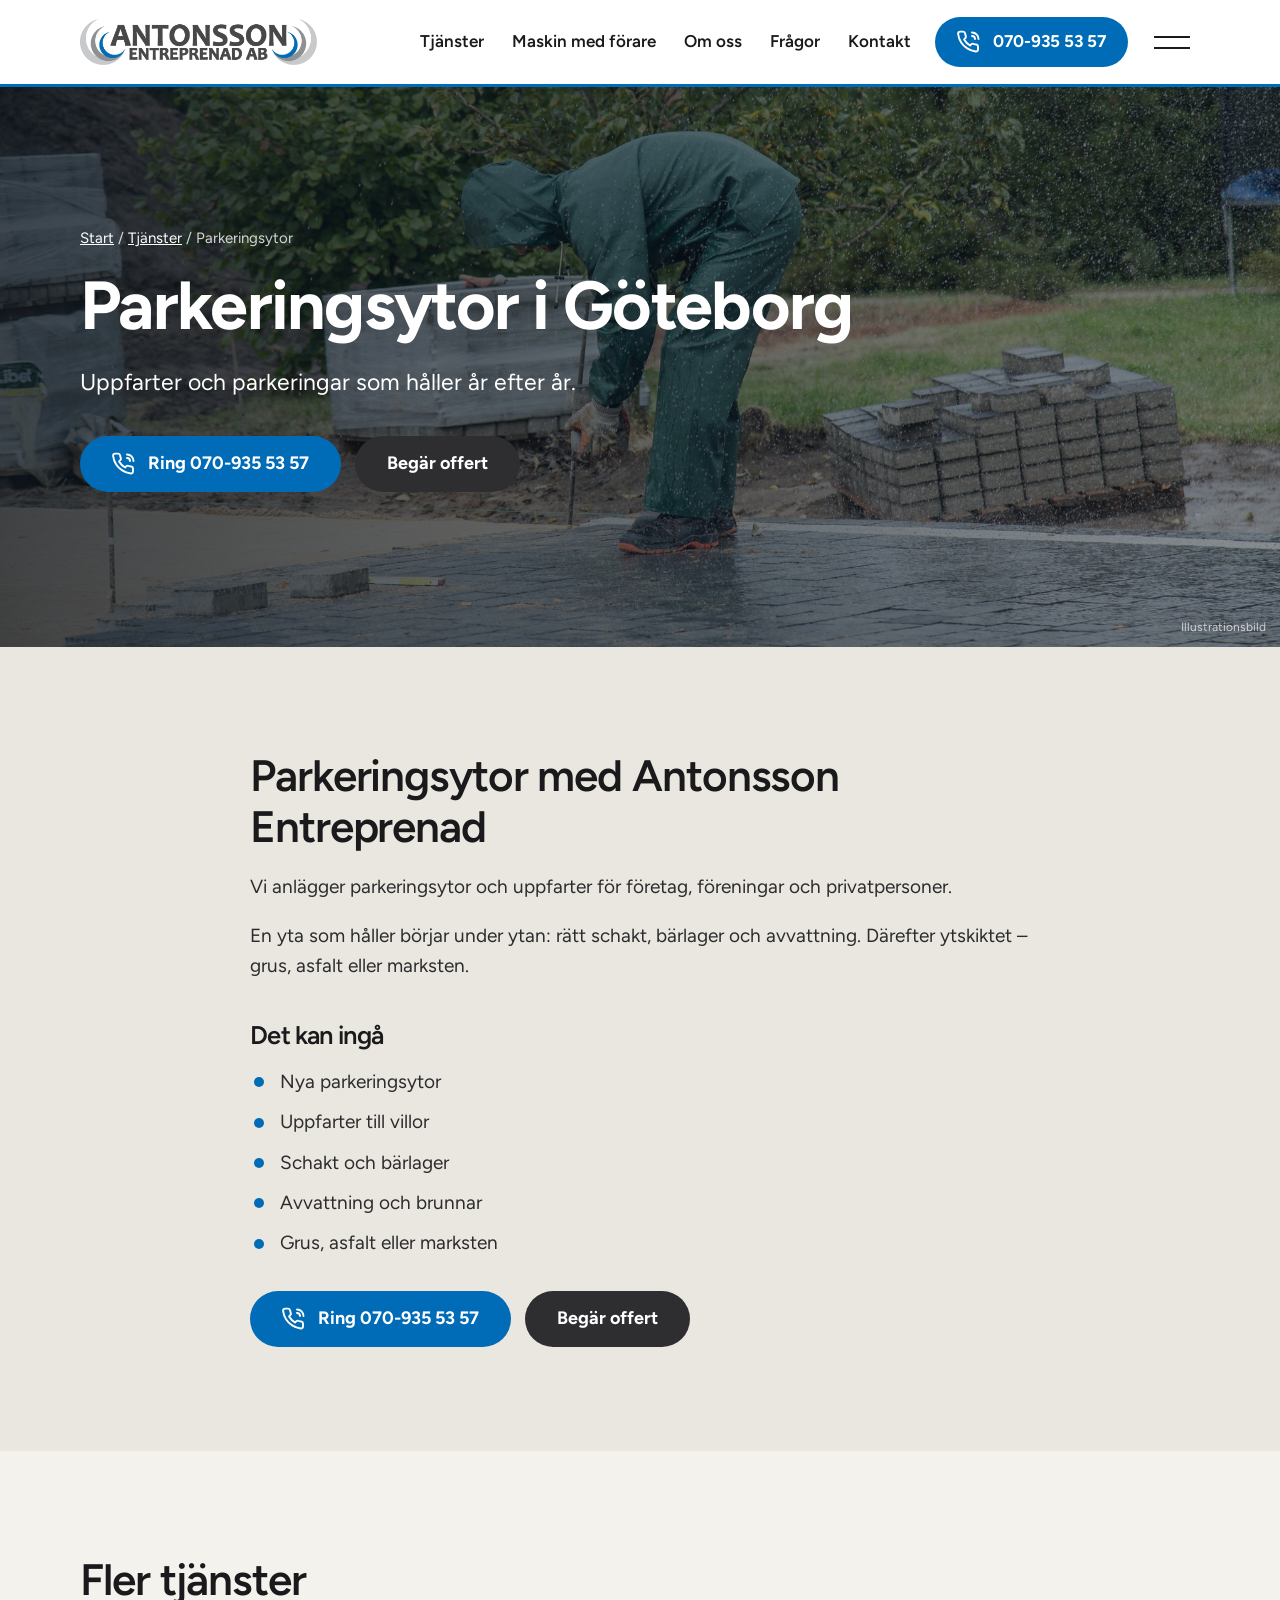
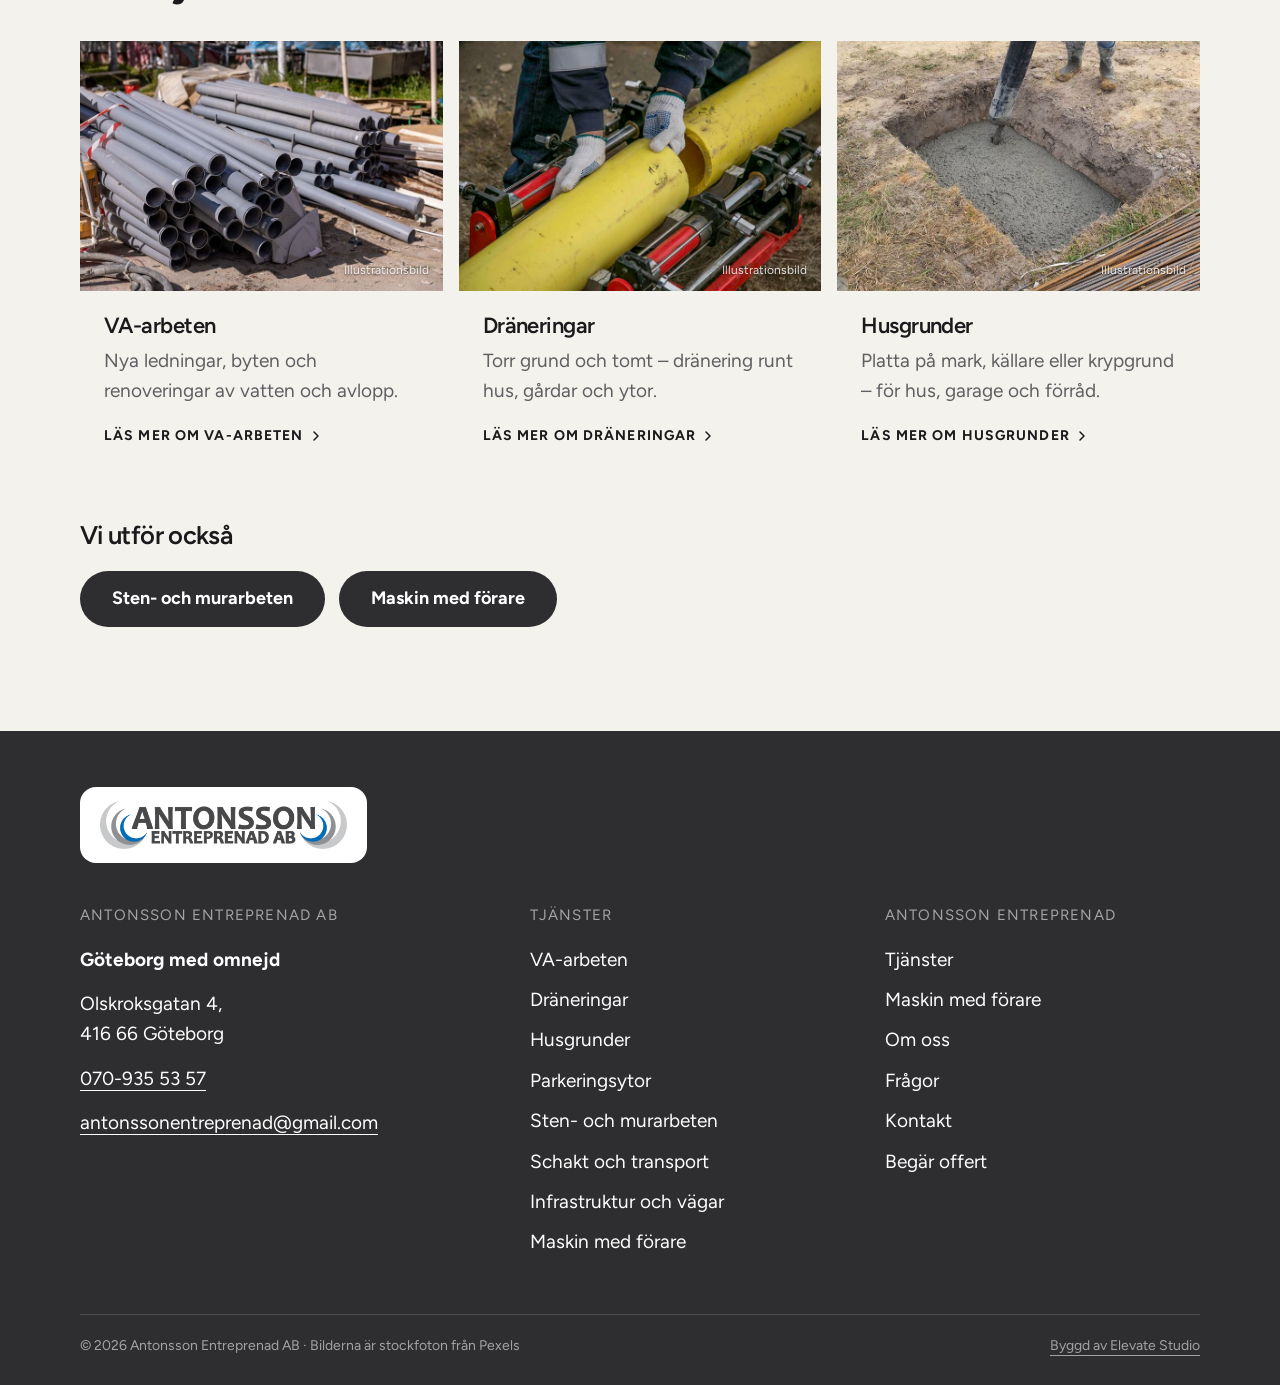
<file: docs/tjanst-parkeringsytor.html>
<!doctype html>
<html lang="sv">
<head>
<meta charset="utf-8">
<meta name="viewport" content="width=device-width,initial-scale=1,viewport-fit=cover">
<title>Parkeringsytor i Göteborg | Antonsson Entreprenad AB</title>
<meta name="description" content="Parkeringsytor i Göteborg med omnejd. Uppfarter och parkeringar som håller år efter år. Antonsson Entreprenad AB, telefon 070-935 53 57.">
<link rel="canonical" href="https://elevatestudio018.github.io/Antonsson/tjanst-parkeringsytor.html">
<meta property="og:type" content="website">
<meta property="og:locale" content="sv_SE">
<meta property="og:site_name" content="Antonsson Entreprenad AB">
<meta property="og:title" content="Parkeringsytor i Göteborg | Antonsson Entreprenad AB">
<meta property="og:description" content="Parkeringsytor i Göteborg med omnejd. Uppfarter och parkeringar som håller år efter år. Antonsson Entreprenad AB, telefon 070-935 53 57.">
<meta property="og:image" content="https://elevatestudio018.github.io/Antonsson/img/parkering.jpg">
<meta name="theme-color" content="#ffffff">
<link rel="preconnect" href="https://fonts.googleapis.com"><link rel="preconnect" href="https://fonts.gstatic.com" crossorigin>
<link rel="stylesheet" href="https://fonts.googleapis.com/css2?family=Figtree:wght@400;500;600;700;800&display=swap">
<link rel="stylesheet" href="assets/site.css?v=02bf741d">
<link rel="icon" href="img/favicon-32.png" type="image/png" sizes="32x32">
<link rel="icon" href="img/favicon.png" type="image/png" sizes="512x512">
<link rel="apple-touch-icon" href="img/apple-touch-icon.png">

</head>
<body>
<a class="skip" href="#main">Hoppa till innehållet</a>
<header class="head">
  <div class="wrap bar">
    <a class="logo" href="index.html" aria-label="Till startsidan"><img class="logo-img" src="img/logo.png" width="900" height="175" alt="Antonsson Entreprenad AB"></a>
    <nav class="nav" aria-label="Huvudmeny"><a href="index.html#tjanster">Tjänster</a><a href="index.html#maskin">Maskin med förare</a><a href="index.html#om-oss">Om oss</a><a href="index.html#fragor">Frågor</a><a href="index.html#kontakt">Kontakt</a></nav>
    <a class="pill pill-accent head-call" href="tel:+46709355357"><svg class="pi" width="24" height="24" viewBox="0 0 24 24" fill="none" stroke="currentColor" stroke-width="1.9" stroke-linecap="round" stroke-linejoin="round" aria-hidden="true"><path d="M21 16.5v3a2 2 0 0 1-2.2 2 19.8 19.8 0 0 1-8.6-3.1 19.5 19.5 0 0 1-6-6A19.8 19.8 0 0 1 1.1 3.8 2 2 0 0 1 3.1 1.6h3a2 2 0 0 1 2 1.7c.1 1 .4 1.9.7 2.8a2 2 0 0 1-.5 2.1L7.1 9.5a16 16 0 0 0 6 6l1.3-1.3a2 2 0 0 1 2.1-.4c.9.3 1.8.6 2.8.7a2 2 0 0 1 1.7 2z"/><path d="M15 2.5a6.5 6.5 0 0 1 6.5 6.5M15 6a3 3 0 0 1 3 3"/></svg><span>070-935 53 57</span></a>
    <a class="round round-accent head-round" href="tel:+46709355357" aria-label="Ring 070-935 53 57"><svg class="pi" width="24" height="24" viewBox="0 0 24 24" fill="none" stroke="currentColor" stroke-width="1.9" stroke-linecap="round" stroke-linejoin="round" aria-hidden="true"><path d="M21 16.5v3a2 2 0 0 1-2.2 2 19.8 19.8 0 0 1-8.6-3.1 19.5 19.5 0 0 1-6-6A19.8 19.8 0 0 1 1.1 3.8 2 2 0 0 1 3.1 1.6h3a2 2 0 0 1 2 1.7c.1 1 .4 1.9.7 2.8a2 2 0 0 1-.5 2.1L7.1 9.5a16 16 0 0 0 6 6l1.3-1.3a2 2 0 0 1 2.1-.4c.9.3 1.8.6 2.8.7a2 2 0 0 1 1.7 2z"/><path d="M15 2.5a6.5 6.5 0 0 1 6.5 6.5M15 6a3 3 0 0 1 3 3"/></svg></a>
    <button class="burger" id="menuBtn" type="button" aria-expanded="false" aria-controls="menu" aria-label="Meny"><span></span><span></span></button>
  </div>
  <nav class="menu" id="menu" aria-label="Meny" hidden>
    <div class="wrap">
      <ul class="menu-main"><li><a href="index.html#tjanster">Tjänster</a></li><li><a href="index.html#maskin">Maskin med förare</a></li><li><a href="index.html#om-oss">Om oss</a></li><li><a href="index.html#fragor">Frågor</a></li><li><a href="index.html#kontakt">Kontakt</a></li></ul>
      <p class="menu-h">Tjänster</p><ul class="menu-svc"><li><a href="tjanst-va-arbeten.html">VA-arbeten</a></li><li><a href="tjanst-draneringar.html">Dräneringar</a></li><li><a href="tjanst-husgrunder.html">Husgrunder</a></li><li><a href="tjanst-parkeringsytor.html">Parkeringsytor</a></li><li><a href="tjanst-sten-och-murarbeten.html">Sten- och murarbeten</a></li><li><a href="tjanst-schakt-och-transport.html">Schakt och transport</a></li><li><a href="tjanst-infrastruktur.html">Infrastruktur och vägar</a></li><li><a href="tjanst-maskin-med-forare.html">Maskin med förare</a></li></ul>
      <a class="pill pill-accent " href="tel:+46709355357"><svg class="pi" width="24" height="24" viewBox="0 0 24 24" fill="none" stroke="currentColor" stroke-width="1.9" stroke-linecap="round" stroke-linejoin="round" aria-hidden="true"><path d="M21 16.5v3a2 2 0 0 1-2.2 2 19.8 19.8 0 0 1-8.6-3.1 19.5 19.5 0 0 1-6-6A19.8 19.8 0 0 1 1.1 3.8 2 2 0 0 1 3.1 1.6h3a2 2 0 0 1 2 1.7c.1 1 .4 1.9.7 2.8a2 2 0 0 1-.5 2.1L7.1 9.5a16 16 0 0 0 6 6l1.3-1.3a2 2 0 0 1 2.1-.4c.9.3 1.8.6 2.8.7a2 2 0 0 1 1.7 2z"/><path d="M15 2.5a6.5 6.5 0 0 1 6.5 6.5M15 6a3 3 0 0 1 3 3"/></svg><span>Ring 070-935 53 57</span></a>
    </div>
  </nav>
</header>
<main id="main">
<section class="hero hero-small" aria-labelledby="ph-h">
  <div class="hero-ph"><img src="img/parkering.jpg" srcset="img/parkering-s.jpg 800w, img/parkering.jpg 1800w" sizes="100vw" alt="Arbetare lägger marksten på en ny yta" fetchpriority="high" decoding="async" style="object-position:50% 55%"></div>
  <div class="wrap hero-in">
    <nav class="crumbs" aria-label="Brödsmulor"><a href="index.html">Start</a> / <a href="index.html#tjanster">Tjänster</a> / <span aria-current="page">Parkeringsytor</span></nav>
    <h1 id="ph-h">Parkeringsytor i Göteborg</h1>
    <p>Uppfarter och parkeringar som håller år efter år.</p>
    <div class="btns"><a class="pill pill-accent " href="tel:+46709355357"><svg class="pi" width="24" height="24" viewBox="0 0 24 24" fill="none" stroke="currentColor" stroke-width="1.9" stroke-linecap="round" stroke-linejoin="round" aria-hidden="true"><path d="M21 16.5v3a2 2 0 0 1-2.2 2 19.8 19.8 0 0 1-8.6-3.1 19.5 19.5 0 0 1-6-6A19.8 19.8 0 0 1 1.1 3.8 2 2 0 0 1 3.1 1.6h3a2 2 0 0 1 2 1.7c.1 1 .4 1.9.7 2.8a2 2 0 0 1-.5 2.1L7.1 9.5a16 16 0 0 0 6 6l1.3-1.3a2 2 0 0 1 2.1-.4c.9.3 1.8.6 2.8.7a2 2 0 0 1 1.7 2z"/><path d="M15 2.5a6.5 6.5 0 0 1 6.5 6.5M15 6a3 3 0 0 1 3 3"/></svg><span>Ring 070-935 53 57</span></a><a class="pill pill-dark" href="index.html?typ=Parkeringsytor#offert">Begär offert</a></div>
  </div>
  <span class="hero-note">Illustrationsbild</span>
</section>
<section class="sec">
  <div class="wrap narrow prose">
    <h2>Parkeringsytor med Antonsson Entreprenad</h2>
    <p>Vi anlägger parkeringsytor och uppfarter för företag, föreningar och privatpersoner.</p><p>En yta som håller börjar under ytan: rätt schakt, bärlager och avvattning. Därefter ytskiktet – grus, asfalt eller marksten.</p>
    <h3>Det kan ingå</h3>
    <ul class="list"><li>Nya parkeringsytor</li><li>Uppfarter till villor</li><li>Schakt och bärlager</li><li>Avvattning och brunnar</li><li>Grus, asfalt eller marksten</li></ul>
    <div class="btns"><a class="pill pill-accent " href="tel:+46709355357"><svg class="pi" width="24" height="24" viewBox="0 0 24 24" fill="none" stroke="currentColor" stroke-width="1.9" stroke-linecap="round" stroke-linejoin="round" aria-hidden="true"><path d="M21 16.5v3a2 2 0 0 1-2.2 2 19.8 19.8 0 0 1-8.6-3.1 19.5 19.5 0 0 1-6-6A19.8 19.8 0 0 1 1.1 3.8 2 2 0 0 1 3.1 1.6h3a2 2 0 0 1 2 1.7c.1 1 .4 1.9.7 2.8a2 2 0 0 1-.5 2.1L7.1 9.5a16 16 0 0 0 6 6l1.3-1.3a2 2 0 0 1 2.1-.4c.9.3 1.8.6 2.8.7a2 2 0 0 1 1.7 2z"/><path d="M15 2.5a6.5 6.5 0 0 1 6.5 6.5M15 6a3 3 0 0 1 3 3"/></svg><span>Ring 070-935 53 57</span></a><a class="pill pill-dark" href="index.html?typ=Parkeringsytor#offert">Begär offert</a></div>
  </div>
</section>
<section class="sec tint">
  <div class="wrap">
    <h2>Fler tjänster</h2>
    <ul class="cards"><li class="card"><a href="tjanst-va-arbeten.html"><figure class="ph"><img src="img/va.jpg" srcset="img/va-s.jpg 800w, img/va.jpg 1800w" sizes="(min-width: 960px) 33vw, 100vw" alt="Grå avloppsrör staplade på en byggarbetsplats" loading="lazy" decoding="async" style="object-position:50% 50%"><figcaption>Illustrationsbild</figcaption></figure><div class="card-body"><h3>VA-arbeten</h3><p>Nya ledningar, byten och renoveringar av vatten och avlopp.</p><span class="more">Läs mer om va-arbeten <svg class="chev" width="16" height="16" viewBox="0 0 24 24" fill="none" stroke="currentColor" stroke-width="2.2" stroke-linecap="round" stroke-linejoin="round" aria-hidden="true"><path d="m9 6 6 6-6 6"/></svg></span></div></a></li><li class="card"><a href="tjanst-draneringar.html"><figure class="ph"><img src="img/dranering.jpg" srcset="img/dranering-s.jpg 800w, img/dranering.jpg 1800w" sizes="(min-width: 960px) 33vw, 100vw" alt="Gult rör monteras med hydraulverktyg" loading="lazy" decoding="async" style="object-position:50% 50%"><figcaption>Illustrationsbild</figcaption></figure><div class="card-body"><h3>Dräneringar</h3><p>Torr grund och tomt – dränering runt hus, gårdar och ytor.</p><span class="more">Läs mer om dräneringar <svg class="chev" width="16" height="16" viewBox="0 0 24 24" fill="none" stroke="currentColor" stroke-width="2.2" stroke-linecap="round" stroke-linejoin="round" aria-hidden="true"><path d="m9 6 6 6-6 6"/></svg></span></div></a></li><li class="card"><a href="tjanst-husgrunder.html"><figure class="ph"><img src="img/husgrund.jpg" srcset="img/husgrund-s.jpg 800w, img/husgrund.jpg 1800w" sizes="(min-width: 960px) 33vw, 100vw" alt="Betong gjuts i en grundgrop med armering bredvid" loading="lazy" decoding="async" style="object-position:50% 50%"><figcaption>Illustrationsbild</figcaption></figure><div class="card-body"><h3>Husgrunder</h3><p>Platta på mark, källare eller krypgrund – för hus, garage och förråd.</p><span class="more">Läs mer om husgrunder <svg class="chev" width="16" height="16" viewBox="0 0 24 24" fill="none" stroke="currentColor" stroke-width="2.2" stroke-linecap="round" stroke-linejoin="round" aria-hidden="true"><path d="m9 6 6 6-6 6"/></svg></span></div></a></li></ul>
    <h3 class="also-h">Vi utför också</h3>
    <div class="btns"><a class="pill pill-dark" href="tjanst-sten-och-murarbeten.html">Sten- och murarbeten</a><a class="pill pill-dark" href="tjanst-maskin-med-forare.html">Maskin med förare</a></div>
  </div>
</section>
</main>
<footer class="foot">
  <div class="wrap">
    <a class="logo logo-plate" href="index.html" aria-label="Till startsidan"><img class="logo-img" src="img/logo.png" width="900" height="175" alt="Antonsson Entreprenad AB"></a>
    <div class="foot-grid">
      <div>
        <p class="foot-h">Antonsson Entreprenad AB</p>
        <p><b>Göteborg med omnejd</b></p>
        <p>Olskroksgatan 4,<br>416 66 Göteborg</p>
        <p><a href="tel:+46709355357">070-935 53 57</a></p>
        <p><a href="mailto:antonssonentreprenad@gmail.com">antonssonentreprenad@gmail.com</a></p>
      </div>
      <div><p class="foot-h">Tjänster</p><ul><li><a href="tjanst-va-arbeten.html">VA-arbeten</a></li><li><a href="tjanst-draneringar.html">Dräneringar</a></li><li><a href="tjanst-husgrunder.html">Husgrunder</a></li><li><a href="tjanst-parkeringsytor.html">Parkeringsytor</a></li><li><a href="tjanst-sten-och-murarbeten.html">Sten- och murarbeten</a></li><li><a href="tjanst-schakt-och-transport.html">Schakt och transport</a></li><li><a href="tjanst-infrastruktur.html">Infrastruktur och vägar</a></li><li><a href="tjanst-maskin-med-forare.html">Maskin med förare</a></li></ul></div>
      <div><p class="foot-h">Antonsson Entreprenad</p><ul><li><a href="index.html#tjanster">Tjänster</a></li><li><a href="index.html#maskin">Maskin med förare</a></li><li><a href="index.html#om-oss">Om oss</a></li><li><a href="index.html#fragor">Frågor</a></li><li><a href="index.html#kontakt">Kontakt</a></li><li><a href="index.html#offert">Begär offert</a></li></ul></div>
    </div>
    <div class="foot-end">
      <span>© <span data-year>2026</span> Antonsson Entreprenad AB · Bilderna är stockfoton från Pexels</span>
      <a href="https://elevatestudio.nu" target="_blank" rel="noopener">Byggd av Elevate Studio</a>
    </div>
  </div>
</footer>
<script src="assets/site.js?v=3ba79db2" defer></script>
</body>
</html>
</file>
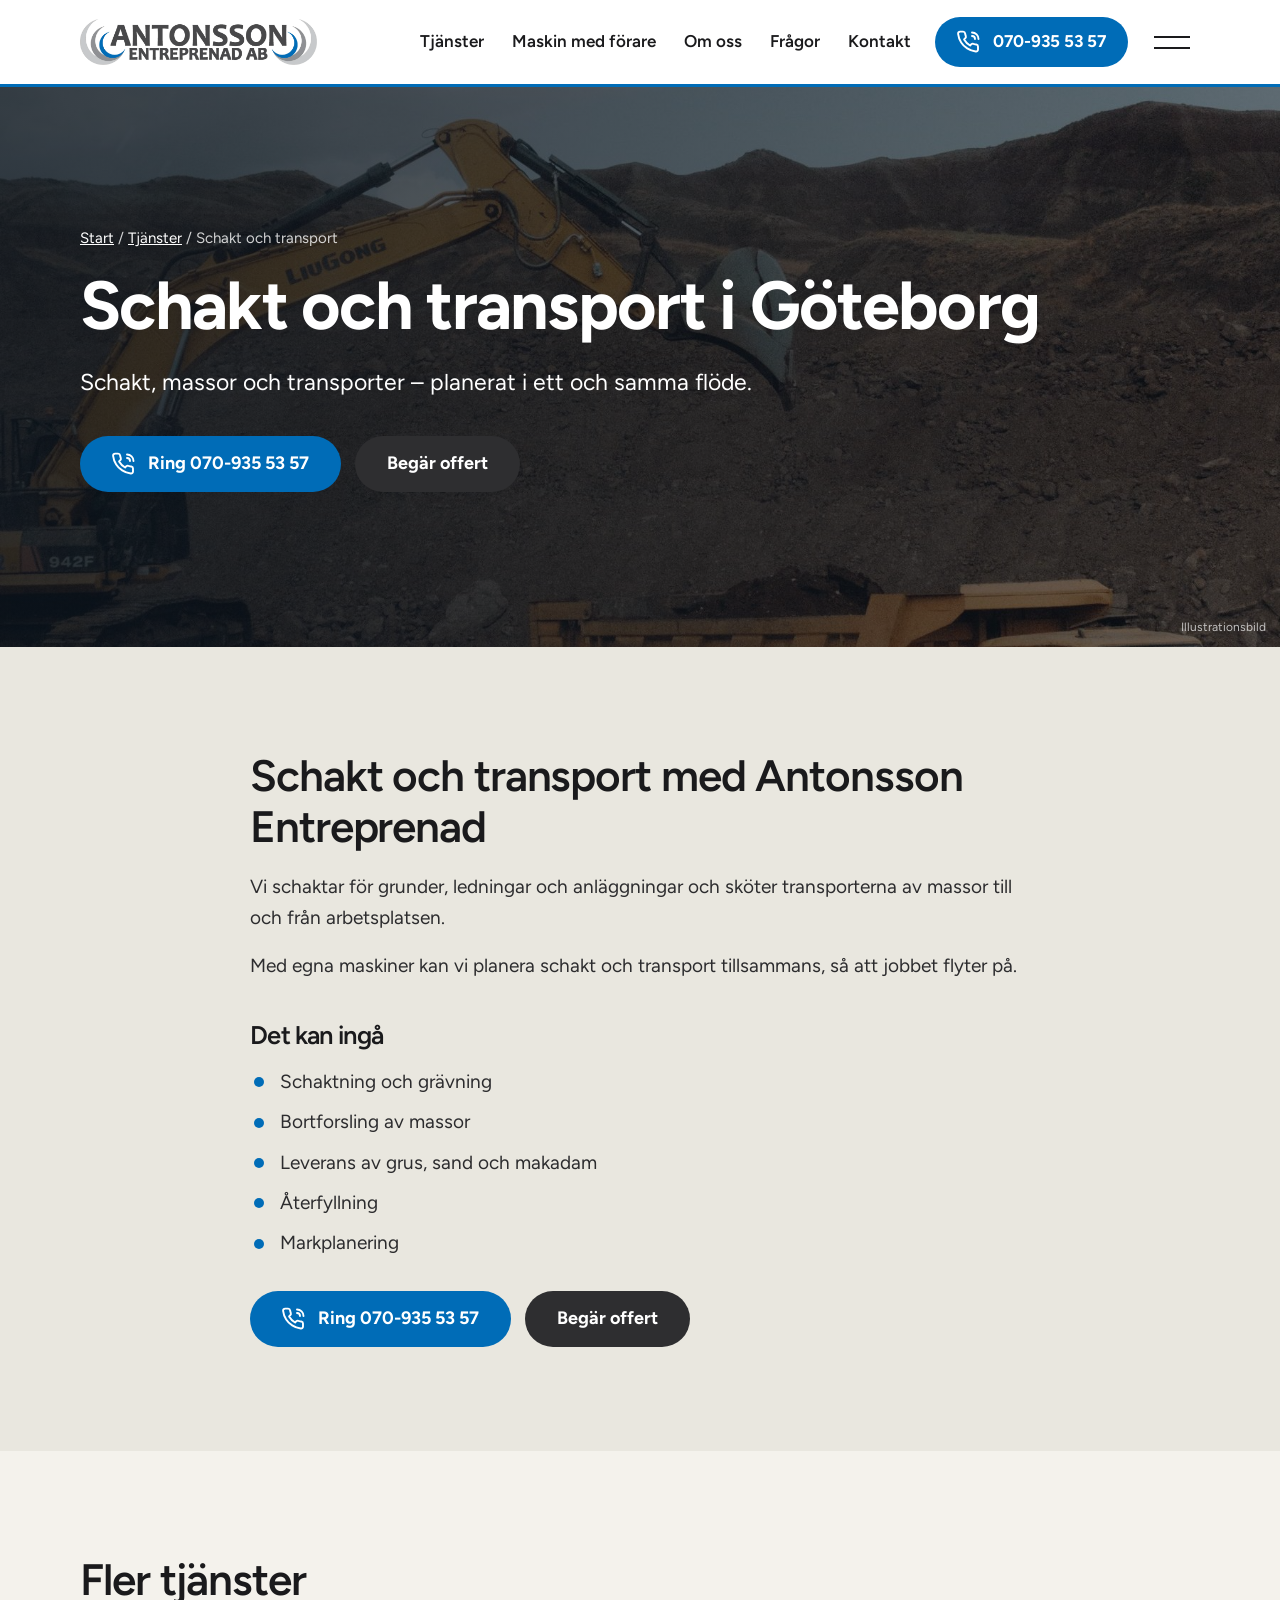
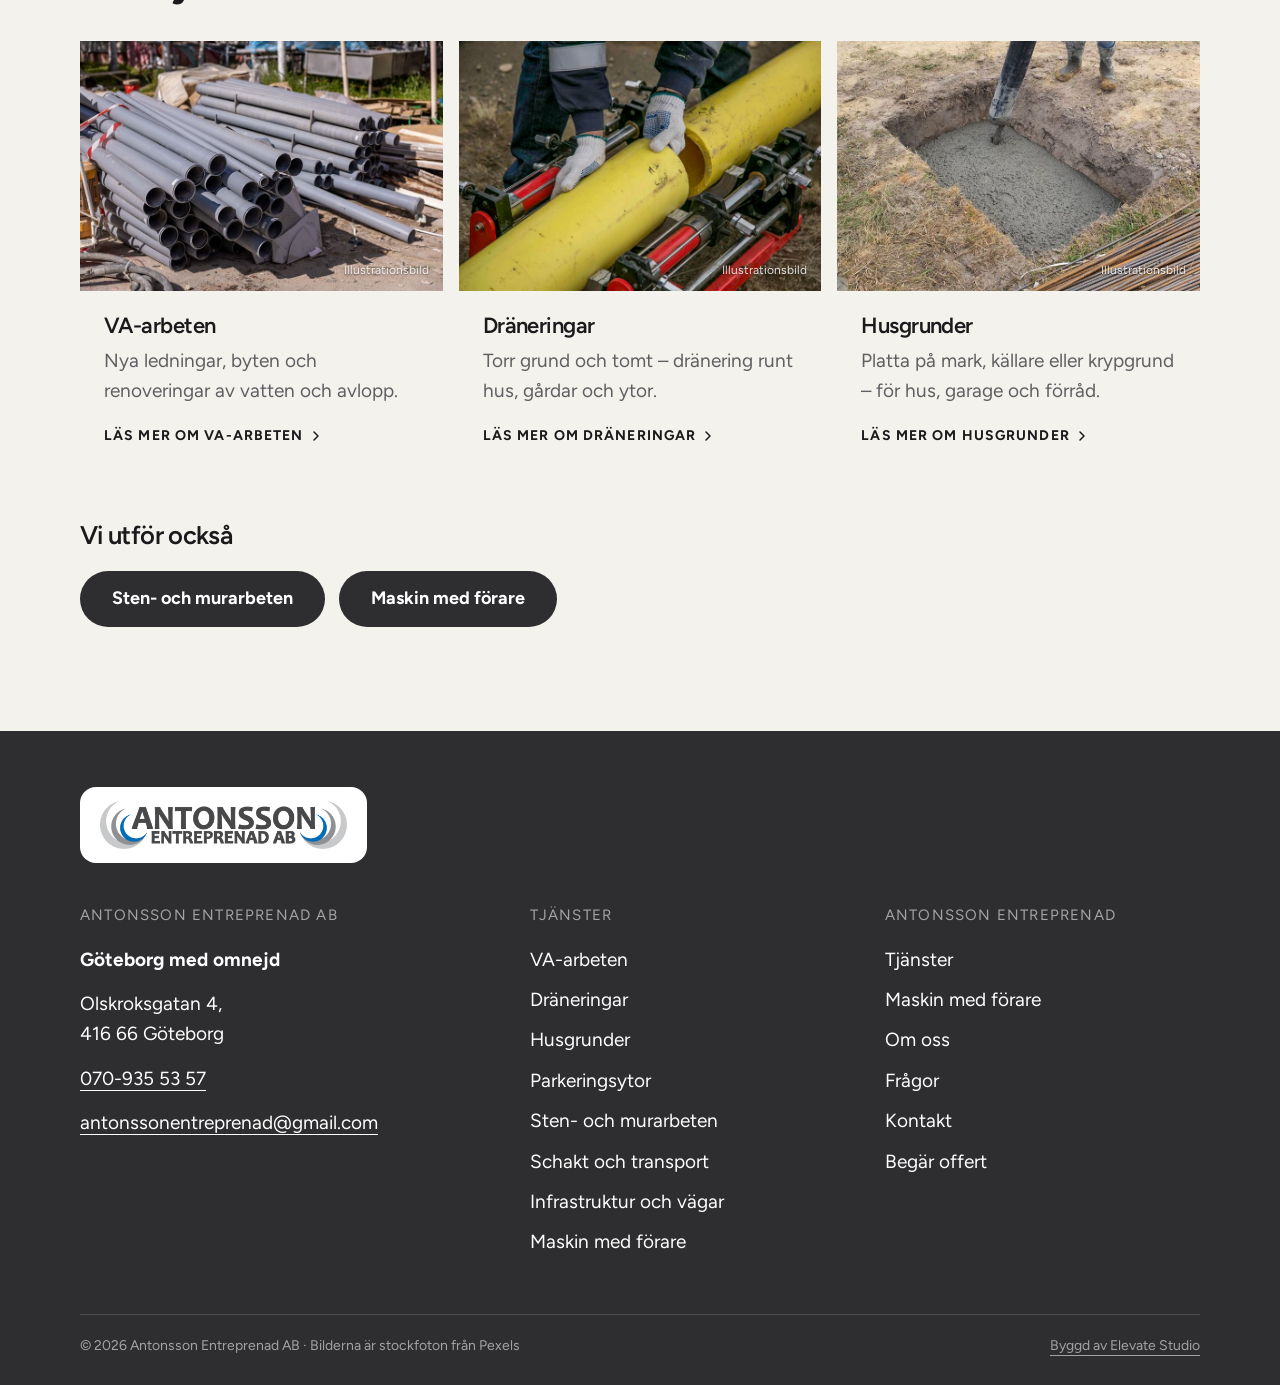
<file: docs/tjanst-schakt-och-transport.html>
<!doctype html>
<html lang="sv">
<head>
<meta charset="utf-8">
<meta name="viewport" content="width=device-width,initial-scale=1,viewport-fit=cover">
<title>Schakt och transport i Göteborg | Antonsson Entreprenad AB</title>
<meta name="description" content="Schakt och transport i Göteborg med omnejd. Schakt, massor och transporter – planerat i ett och samma flöde. Antonsson Entreprenad AB, telefon 070-935 53 57.">
<link rel="canonical" href="https://elevatestudio018.github.io/Antonsson/tjanst-schakt-och-transport.html">
<meta property="og:type" content="website">
<meta property="og:locale" content="sv_SE">
<meta property="og:site_name" content="Antonsson Entreprenad AB">
<meta property="og:title" content="Schakt och transport i Göteborg | Antonsson Entreprenad AB">
<meta property="og:description" content="Schakt och transport i Göteborg med omnejd. Schakt, massor och transporter – planerat i ett och samma flöde. Antonsson Entreprenad AB, telefon 070-935 53 57.">
<meta property="og:image" content="https://elevatestudio018.github.io/Antonsson/img/schakt.jpg">
<meta name="theme-color" content="#ffffff">
<link rel="preconnect" href="https://fonts.googleapis.com"><link rel="preconnect" href="https://fonts.gstatic.com" crossorigin>
<link rel="stylesheet" href="https://fonts.googleapis.com/css2?family=Figtree:wght@400;500;600;700;800&display=swap">
<link rel="stylesheet" href="assets/site.css?v=02bf741d">
<link rel="icon" href="img/favicon-32.png" type="image/png" sizes="32x32">
<link rel="icon" href="img/favicon.png" type="image/png" sizes="512x512">
<link rel="apple-touch-icon" href="img/apple-touch-icon.png">

</head>
<body>
<a class="skip" href="#main">Hoppa till innehållet</a>
<header class="head">
  <div class="wrap bar">
    <a class="logo" href="index.html" aria-label="Till startsidan"><img class="logo-img" src="img/logo.png" width="900" height="175" alt="Antonsson Entreprenad AB"></a>
    <nav class="nav" aria-label="Huvudmeny"><a href="index.html#tjanster">Tjänster</a><a href="index.html#maskin">Maskin med förare</a><a href="index.html#om-oss">Om oss</a><a href="index.html#fragor">Frågor</a><a href="index.html#kontakt">Kontakt</a></nav>
    <a class="pill pill-accent head-call" href="tel:+46709355357"><svg class="pi" width="24" height="24" viewBox="0 0 24 24" fill="none" stroke="currentColor" stroke-width="1.9" stroke-linecap="round" stroke-linejoin="round" aria-hidden="true"><path d="M21 16.5v3a2 2 0 0 1-2.2 2 19.8 19.8 0 0 1-8.6-3.1 19.5 19.5 0 0 1-6-6A19.8 19.8 0 0 1 1.1 3.8 2 2 0 0 1 3.1 1.6h3a2 2 0 0 1 2 1.7c.1 1 .4 1.9.7 2.8a2 2 0 0 1-.5 2.1L7.1 9.5a16 16 0 0 0 6 6l1.3-1.3a2 2 0 0 1 2.1-.4c.9.3 1.8.6 2.8.7a2 2 0 0 1 1.7 2z"/><path d="M15 2.5a6.5 6.5 0 0 1 6.5 6.5M15 6a3 3 0 0 1 3 3"/></svg><span>070-935 53 57</span></a>
    <a class="round round-accent head-round" href="tel:+46709355357" aria-label="Ring 070-935 53 57"><svg class="pi" width="24" height="24" viewBox="0 0 24 24" fill="none" stroke="currentColor" stroke-width="1.9" stroke-linecap="round" stroke-linejoin="round" aria-hidden="true"><path d="M21 16.5v3a2 2 0 0 1-2.2 2 19.8 19.8 0 0 1-8.6-3.1 19.5 19.5 0 0 1-6-6A19.8 19.8 0 0 1 1.1 3.8 2 2 0 0 1 3.1 1.6h3a2 2 0 0 1 2 1.7c.1 1 .4 1.9.7 2.8a2 2 0 0 1-.5 2.1L7.1 9.5a16 16 0 0 0 6 6l1.3-1.3a2 2 0 0 1 2.1-.4c.9.3 1.8.6 2.8.7a2 2 0 0 1 1.7 2z"/><path d="M15 2.5a6.5 6.5 0 0 1 6.5 6.5M15 6a3 3 0 0 1 3 3"/></svg></a>
    <button class="burger" id="menuBtn" type="button" aria-expanded="false" aria-controls="menu" aria-label="Meny"><span></span><span></span></button>
  </div>
  <nav class="menu" id="menu" aria-label="Meny" hidden>
    <div class="wrap">
      <ul class="menu-main"><li><a href="index.html#tjanster">Tjänster</a></li><li><a href="index.html#maskin">Maskin med förare</a></li><li><a href="index.html#om-oss">Om oss</a></li><li><a href="index.html#fragor">Frågor</a></li><li><a href="index.html#kontakt">Kontakt</a></li></ul>
      <p class="menu-h">Tjänster</p><ul class="menu-svc"><li><a href="tjanst-va-arbeten.html">VA-arbeten</a></li><li><a href="tjanst-draneringar.html">Dräneringar</a></li><li><a href="tjanst-husgrunder.html">Husgrunder</a></li><li><a href="tjanst-parkeringsytor.html">Parkeringsytor</a></li><li><a href="tjanst-sten-och-murarbeten.html">Sten- och murarbeten</a></li><li><a href="tjanst-schakt-och-transport.html">Schakt och transport</a></li><li><a href="tjanst-infrastruktur.html">Infrastruktur och vägar</a></li><li><a href="tjanst-maskin-med-forare.html">Maskin med förare</a></li></ul>
      <a class="pill pill-accent " href="tel:+46709355357"><svg class="pi" width="24" height="24" viewBox="0 0 24 24" fill="none" stroke="currentColor" stroke-width="1.9" stroke-linecap="round" stroke-linejoin="round" aria-hidden="true"><path d="M21 16.5v3a2 2 0 0 1-2.2 2 19.8 19.8 0 0 1-8.6-3.1 19.5 19.5 0 0 1-6-6A19.8 19.8 0 0 1 1.1 3.8 2 2 0 0 1 3.1 1.6h3a2 2 0 0 1 2 1.7c.1 1 .4 1.9.7 2.8a2 2 0 0 1-.5 2.1L7.1 9.5a16 16 0 0 0 6 6l1.3-1.3a2 2 0 0 1 2.1-.4c.9.3 1.8.6 2.8.7a2 2 0 0 1 1.7 2z"/><path d="M15 2.5a6.5 6.5 0 0 1 6.5 6.5M15 6a3 3 0 0 1 3 3"/></svg><span>Ring 070-935 53 57</span></a>
    </div>
  </nav>
</header>
<main id="main">
<section class="hero hero-small" aria-labelledby="ph-h">
  <div class="hero-ph"><img src="img/schakt.jpg" srcset="img/schakt-s.jpg 800w, img/schakt.jpg 1800w" sizes="100vw" alt="Grävmaskin lastar massor på en dumper" fetchpriority="high" decoding="async" style="object-position:50% 50%"></div>
  <div class="wrap hero-in">
    <nav class="crumbs" aria-label="Brödsmulor"><a href="index.html">Start</a> / <a href="index.html#tjanster">Tjänster</a> / <span aria-current="page">Schakt och transport</span></nav>
    <h1 id="ph-h">Schakt och transport i Göteborg</h1>
    <p>Schakt, massor och transporter – planerat i ett och samma flöde.</p>
    <div class="btns"><a class="pill pill-accent " href="tel:+46709355357"><svg class="pi" width="24" height="24" viewBox="0 0 24 24" fill="none" stroke="currentColor" stroke-width="1.9" stroke-linecap="round" stroke-linejoin="round" aria-hidden="true"><path d="M21 16.5v3a2 2 0 0 1-2.2 2 19.8 19.8 0 0 1-8.6-3.1 19.5 19.5 0 0 1-6-6A19.8 19.8 0 0 1 1.1 3.8 2 2 0 0 1 3.1 1.6h3a2 2 0 0 1 2 1.7c.1 1 .4 1.9.7 2.8a2 2 0 0 1-.5 2.1L7.1 9.5a16 16 0 0 0 6 6l1.3-1.3a2 2 0 0 1 2.1-.4c.9.3 1.8.6 2.8.7a2 2 0 0 1 1.7 2z"/><path d="M15 2.5a6.5 6.5 0 0 1 6.5 6.5M15 6a3 3 0 0 1 3 3"/></svg><span>Ring 070-935 53 57</span></a><a class="pill pill-dark" href="index.html?typ=Schakt+och+transport#offert">Begär offert</a></div>
  </div>
  <span class="hero-note">Illustrationsbild</span>
</section>
<section class="sec">
  <div class="wrap narrow prose">
    <h2>Schakt och transport med Antonsson Entreprenad</h2>
    <p>Vi schaktar för grunder, ledningar och anläggningar och sköter transporterna av massor till och från arbetsplatsen.</p><p>Med egna maskiner kan vi planera schakt och transport tillsammans, så att jobbet flyter på.</p>
    <h3>Det kan ingå</h3>
    <ul class="list"><li>Schaktning och grävning</li><li>Bortforsling av massor</li><li>Leverans av grus, sand och makadam</li><li>Återfyllning</li><li>Markplanering</li></ul>
    <div class="btns"><a class="pill pill-accent " href="tel:+46709355357"><svg class="pi" width="24" height="24" viewBox="0 0 24 24" fill="none" stroke="currentColor" stroke-width="1.9" stroke-linecap="round" stroke-linejoin="round" aria-hidden="true"><path d="M21 16.5v3a2 2 0 0 1-2.2 2 19.8 19.8 0 0 1-8.6-3.1 19.5 19.5 0 0 1-6-6A19.8 19.8 0 0 1 1.1 3.8 2 2 0 0 1 3.1 1.6h3a2 2 0 0 1 2 1.7c.1 1 .4 1.9.7 2.8a2 2 0 0 1-.5 2.1L7.1 9.5a16 16 0 0 0 6 6l1.3-1.3a2 2 0 0 1 2.1-.4c.9.3 1.8.6 2.8.7a2 2 0 0 1 1.7 2z"/><path d="M15 2.5a6.5 6.5 0 0 1 6.5 6.5M15 6a3 3 0 0 1 3 3"/></svg><span>Ring 070-935 53 57</span></a><a class="pill pill-dark" href="index.html?typ=Schakt+och+transport#offert">Begär offert</a></div>
  </div>
</section>
<section class="sec tint">
  <div class="wrap">
    <h2>Fler tjänster</h2>
    <ul class="cards"><li class="card"><a href="tjanst-va-arbeten.html"><figure class="ph"><img src="img/va.jpg" srcset="img/va-s.jpg 800w, img/va.jpg 1800w" sizes="(min-width: 960px) 33vw, 100vw" alt="Grå avloppsrör staplade på en byggarbetsplats" loading="lazy" decoding="async" style="object-position:50% 50%"><figcaption>Illustrationsbild</figcaption></figure><div class="card-body"><h3>VA-arbeten</h3><p>Nya ledningar, byten och renoveringar av vatten och avlopp.</p><span class="more">Läs mer om va-arbeten <svg class="chev" width="16" height="16" viewBox="0 0 24 24" fill="none" stroke="currentColor" stroke-width="2.2" stroke-linecap="round" stroke-linejoin="round" aria-hidden="true"><path d="m9 6 6 6-6 6"/></svg></span></div></a></li><li class="card"><a href="tjanst-draneringar.html"><figure class="ph"><img src="img/dranering.jpg" srcset="img/dranering-s.jpg 800w, img/dranering.jpg 1800w" sizes="(min-width: 960px) 33vw, 100vw" alt="Gult rör monteras med hydraulverktyg" loading="lazy" decoding="async" style="object-position:50% 50%"><figcaption>Illustrationsbild</figcaption></figure><div class="card-body"><h3>Dräneringar</h3><p>Torr grund och tomt – dränering runt hus, gårdar och ytor.</p><span class="more">Läs mer om dräneringar <svg class="chev" width="16" height="16" viewBox="0 0 24 24" fill="none" stroke="currentColor" stroke-width="2.2" stroke-linecap="round" stroke-linejoin="round" aria-hidden="true"><path d="m9 6 6 6-6 6"/></svg></span></div></a></li><li class="card"><a href="tjanst-husgrunder.html"><figure class="ph"><img src="img/husgrund.jpg" srcset="img/husgrund-s.jpg 800w, img/husgrund.jpg 1800w" sizes="(min-width: 960px) 33vw, 100vw" alt="Betong gjuts i en grundgrop med armering bredvid" loading="lazy" decoding="async" style="object-position:50% 50%"><figcaption>Illustrationsbild</figcaption></figure><div class="card-body"><h3>Husgrunder</h3><p>Platta på mark, källare eller krypgrund – för hus, garage och förråd.</p><span class="more">Läs mer om husgrunder <svg class="chev" width="16" height="16" viewBox="0 0 24 24" fill="none" stroke="currentColor" stroke-width="2.2" stroke-linecap="round" stroke-linejoin="round" aria-hidden="true"><path d="m9 6 6 6-6 6"/></svg></span></div></a></li></ul>
    <h3 class="also-h">Vi utför också</h3>
    <div class="btns"><a class="pill pill-dark" href="tjanst-sten-och-murarbeten.html">Sten- och murarbeten</a><a class="pill pill-dark" href="tjanst-maskin-med-forare.html">Maskin med förare</a></div>
  </div>
</section>
</main>
<footer class="foot">
  <div class="wrap">
    <a class="logo logo-plate" href="index.html" aria-label="Till startsidan"><img class="logo-img" src="img/logo.png" width="900" height="175" alt="Antonsson Entreprenad AB"></a>
    <div class="foot-grid">
      <div>
        <p class="foot-h">Antonsson Entreprenad AB</p>
        <p><b>Göteborg med omnejd</b></p>
        <p>Olskroksgatan 4,<br>416 66 Göteborg</p>
        <p><a href="tel:+46709355357">070-935 53 57</a></p>
        <p><a href="mailto:antonssonentreprenad@gmail.com">antonssonentreprenad@gmail.com</a></p>
      </div>
      <div><p class="foot-h">Tjänster</p><ul><li><a href="tjanst-va-arbeten.html">VA-arbeten</a></li><li><a href="tjanst-draneringar.html">Dräneringar</a></li><li><a href="tjanst-husgrunder.html">Husgrunder</a></li><li><a href="tjanst-parkeringsytor.html">Parkeringsytor</a></li><li><a href="tjanst-sten-och-murarbeten.html">Sten- och murarbeten</a></li><li><a href="tjanst-schakt-och-transport.html">Schakt och transport</a></li><li><a href="tjanst-infrastruktur.html">Infrastruktur och vägar</a></li><li><a href="tjanst-maskin-med-forare.html">Maskin med förare</a></li></ul></div>
      <div><p class="foot-h">Antonsson Entreprenad</p><ul><li><a href="index.html#tjanster">Tjänster</a></li><li><a href="index.html#maskin">Maskin med förare</a></li><li><a href="index.html#om-oss">Om oss</a></li><li><a href="index.html#fragor">Frågor</a></li><li><a href="index.html#kontakt">Kontakt</a></li><li><a href="index.html#offert">Begär offert</a></li></ul></div>
    </div>
    <div class="foot-end">
      <span>© <span data-year>2026</span> Antonsson Entreprenad AB · Bilderna är stockfoton från Pexels</span>
      <a href="https://elevatestudio.nu" target="_blank" rel="noopener">Byggd av Elevate Studio</a>
    </div>
  </div>
</footer>
<script src="assets/site.js?v=3ba79db2" defer></script>
</body>
</html>
</file>
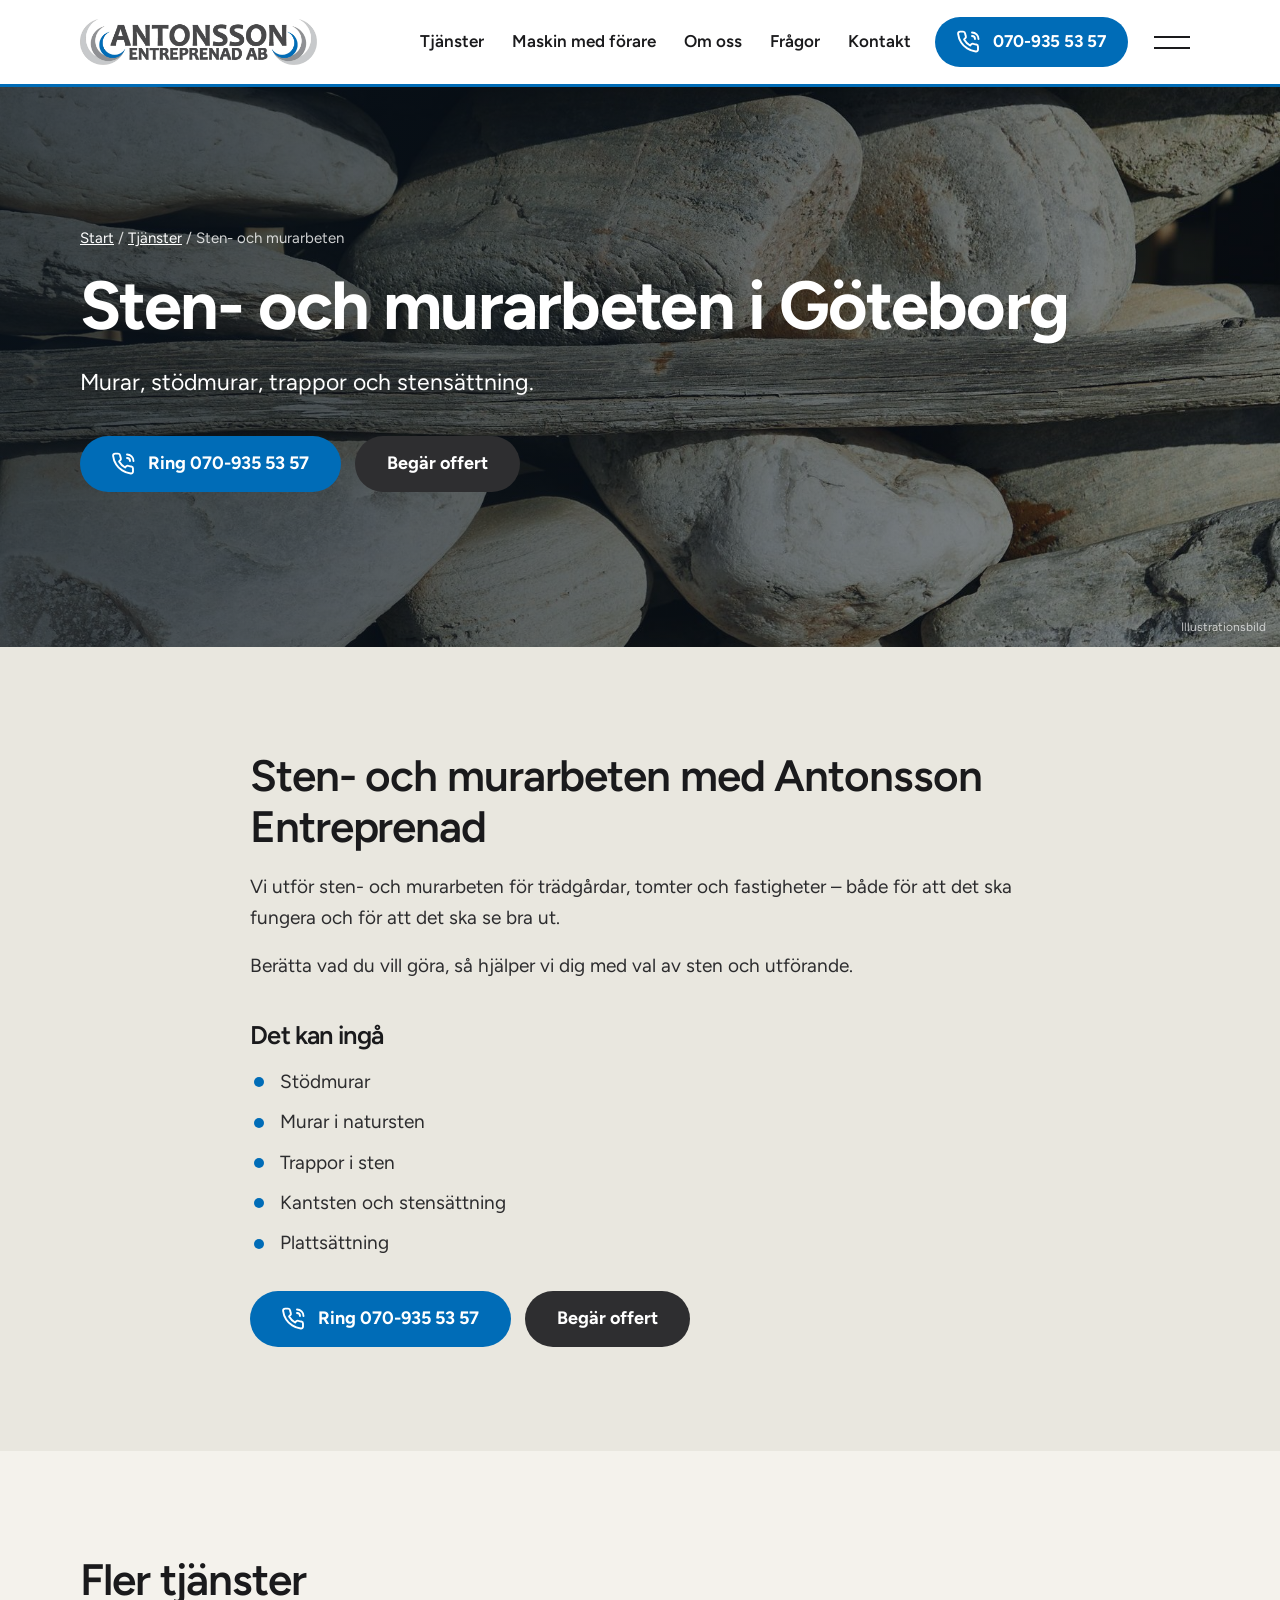
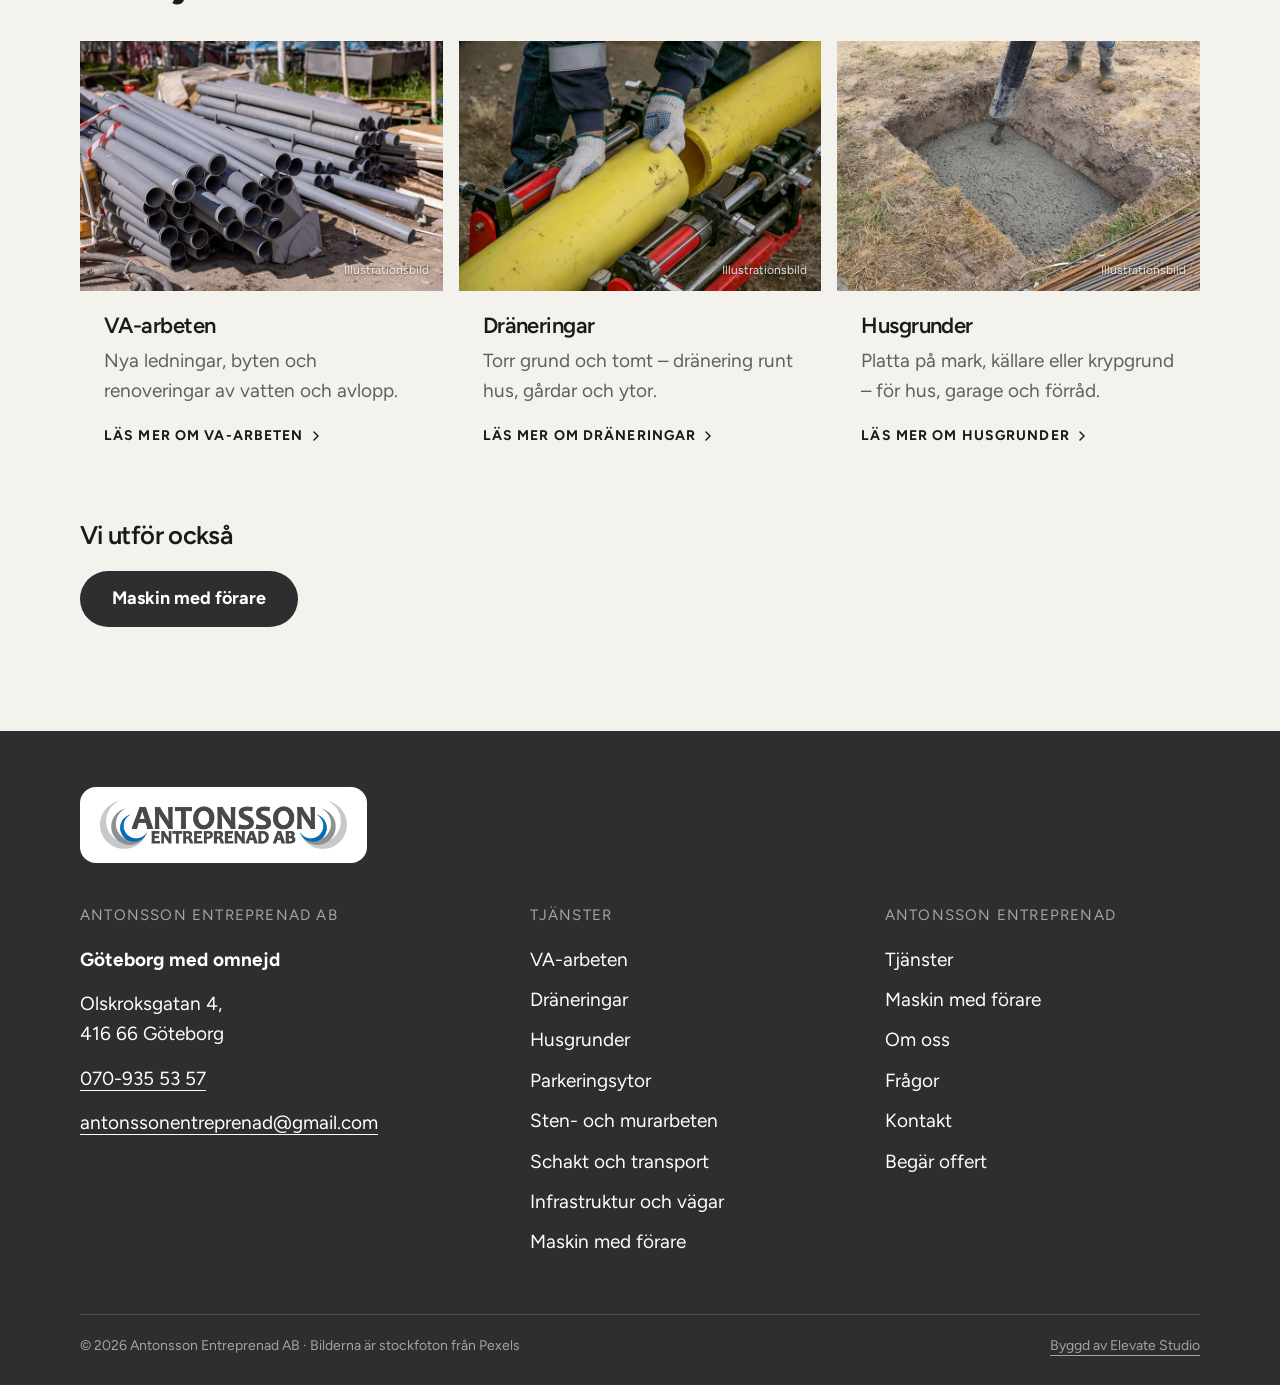
<file: docs/tjanst-sten-och-murarbeten.html>
<!doctype html>
<html lang="sv">
<head>
<meta charset="utf-8">
<meta name="viewport" content="width=device-width,initial-scale=1,viewport-fit=cover">
<title>Sten- och murarbeten i Göteborg | Antonsson Entreprenad AB</title>
<meta name="description" content="Sten- och murarbeten i Göteborg med omnejd. Murar, stödmurar, trappor och stensättning. Antonsson Entreprenad AB, telefon 070-935 53 57.">
<link rel="canonical" href="https://elevatestudio018.github.io/Antonsson/tjanst-sten-och-murarbeten.html">
<meta property="og:type" content="website">
<meta property="og:locale" content="sv_SE">
<meta property="og:site_name" content="Antonsson Entreprenad AB">
<meta property="og:title" content="Sten- och murarbeten i Göteborg | Antonsson Entreprenad AB">
<meta property="og:description" content="Sten- och murarbeten i Göteborg med omnejd. Murar, stödmurar, trappor och stensättning. Antonsson Entreprenad AB, telefon 070-935 53 57.">
<meta property="og:image" content="https://elevatestudio018.github.io/Antonsson/img/stenmur.jpg">
<meta name="theme-color" content="#ffffff">
<link rel="preconnect" href="https://fonts.googleapis.com"><link rel="preconnect" href="https://fonts.gstatic.com" crossorigin>
<link rel="stylesheet" href="https://fonts.googleapis.com/css2?family=Figtree:wght@400;500;600;700;800&display=swap">
<link rel="stylesheet" href="assets/site.css?v=02bf741d">
<link rel="icon" href="img/favicon-32.png" type="image/png" sizes="32x32">
<link rel="icon" href="img/favicon.png" type="image/png" sizes="512x512">
<link rel="apple-touch-icon" href="img/apple-touch-icon.png">

</head>
<body>
<a class="skip" href="#main">Hoppa till innehållet</a>
<header class="head">
  <div class="wrap bar">
    <a class="logo" href="index.html" aria-label="Till startsidan"><img class="logo-img" src="img/logo.png" width="900" height="175" alt="Antonsson Entreprenad AB"></a>
    <nav class="nav" aria-label="Huvudmeny"><a href="index.html#tjanster">Tjänster</a><a href="index.html#maskin">Maskin med förare</a><a href="index.html#om-oss">Om oss</a><a href="index.html#fragor">Frågor</a><a href="index.html#kontakt">Kontakt</a></nav>
    <a class="pill pill-accent head-call" href="tel:+46709355357"><svg class="pi" width="24" height="24" viewBox="0 0 24 24" fill="none" stroke="currentColor" stroke-width="1.9" stroke-linecap="round" stroke-linejoin="round" aria-hidden="true"><path d="M21 16.5v3a2 2 0 0 1-2.2 2 19.8 19.8 0 0 1-8.6-3.1 19.5 19.5 0 0 1-6-6A19.8 19.8 0 0 1 1.1 3.8 2 2 0 0 1 3.1 1.6h3a2 2 0 0 1 2 1.7c.1 1 .4 1.9.7 2.8a2 2 0 0 1-.5 2.1L7.1 9.5a16 16 0 0 0 6 6l1.3-1.3a2 2 0 0 1 2.1-.4c.9.3 1.8.6 2.8.7a2 2 0 0 1 1.7 2z"/><path d="M15 2.5a6.5 6.5 0 0 1 6.5 6.5M15 6a3 3 0 0 1 3 3"/></svg><span>070-935 53 57</span></a>
    <a class="round round-accent head-round" href="tel:+46709355357" aria-label="Ring 070-935 53 57"><svg class="pi" width="24" height="24" viewBox="0 0 24 24" fill="none" stroke="currentColor" stroke-width="1.9" stroke-linecap="round" stroke-linejoin="round" aria-hidden="true"><path d="M21 16.5v3a2 2 0 0 1-2.2 2 19.8 19.8 0 0 1-8.6-3.1 19.5 19.5 0 0 1-6-6A19.8 19.8 0 0 1 1.1 3.8 2 2 0 0 1 3.1 1.6h3a2 2 0 0 1 2 1.7c.1 1 .4 1.9.7 2.8a2 2 0 0 1-.5 2.1L7.1 9.5a16 16 0 0 0 6 6l1.3-1.3a2 2 0 0 1 2.1-.4c.9.3 1.8.6 2.8.7a2 2 0 0 1 1.7 2z"/><path d="M15 2.5a6.5 6.5 0 0 1 6.5 6.5M15 6a3 3 0 0 1 3 3"/></svg></a>
    <button class="burger" id="menuBtn" type="button" aria-expanded="false" aria-controls="menu" aria-label="Meny"><span></span><span></span></button>
  </div>
  <nav class="menu" id="menu" aria-label="Meny" hidden>
    <div class="wrap">
      <ul class="menu-main"><li><a href="index.html#tjanster">Tjänster</a></li><li><a href="index.html#maskin">Maskin med förare</a></li><li><a href="index.html#om-oss">Om oss</a></li><li><a href="index.html#fragor">Frågor</a></li><li><a href="index.html#kontakt">Kontakt</a></li></ul>
      <p class="menu-h">Tjänster</p><ul class="menu-svc"><li><a href="tjanst-va-arbeten.html">VA-arbeten</a></li><li><a href="tjanst-draneringar.html">Dräneringar</a></li><li><a href="tjanst-husgrunder.html">Husgrunder</a></li><li><a href="tjanst-parkeringsytor.html">Parkeringsytor</a></li><li><a href="tjanst-sten-och-murarbeten.html">Sten- och murarbeten</a></li><li><a href="tjanst-schakt-och-transport.html">Schakt och transport</a></li><li><a href="tjanst-infrastruktur.html">Infrastruktur och vägar</a></li><li><a href="tjanst-maskin-med-forare.html">Maskin med förare</a></li></ul>
      <a class="pill pill-accent " href="tel:+46709355357"><svg class="pi" width="24" height="24" viewBox="0 0 24 24" fill="none" stroke="currentColor" stroke-width="1.9" stroke-linecap="round" stroke-linejoin="round" aria-hidden="true"><path d="M21 16.5v3a2 2 0 0 1-2.2 2 19.8 19.8 0 0 1-8.6-3.1 19.5 19.5 0 0 1-6-6A19.8 19.8 0 0 1 1.1 3.8 2 2 0 0 1 3.1 1.6h3a2 2 0 0 1 2 1.7c.1 1 .4 1.9.7 2.8a2 2 0 0 1-.5 2.1L7.1 9.5a16 16 0 0 0 6 6l1.3-1.3a2 2 0 0 1 2.1-.4c.9.3 1.8.6 2.8.7a2 2 0 0 1 1.7 2z"/><path d="M15 2.5a6.5 6.5 0 0 1 6.5 6.5M15 6a3 3 0 0 1 3 3"/></svg><span>Ring 070-935 53 57</span></a>
    </div>
  </nav>
</header>
<main id="main">
<section class="hero hero-small" aria-labelledby="ph-h">
  <div class="hero-ph"><img src="img/stenmur.jpg" srcset="img/stenmur-s.jpg 800w, img/stenmur.jpg 1800w" sizes="100vw" alt="Natursten staplad i en mur" fetchpriority="high" decoding="async" style="object-position:50% 50%"></div>
  <div class="wrap hero-in">
    <nav class="crumbs" aria-label="Brödsmulor"><a href="index.html">Start</a> / <a href="index.html#tjanster">Tjänster</a> / <span aria-current="page">Sten- och murarbeten</span></nav>
    <h1 id="ph-h">Sten- och murarbeten i Göteborg</h1>
    <p>Murar, stödmurar, trappor och stensättning.</p>
    <div class="btns"><a class="pill pill-accent " href="tel:+46709355357"><svg class="pi" width="24" height="24" viewBox="0 0 24 24" fill="none" stroke="currentColor" stroke-width="1.9" stroke-linecap="round" stroke-linejoin="round" aria-hidden="true"><path d="M21 16.5v3a2 2 0 0 1-2.2 2 19.8 19.8 0 0 1-8.6-3.1 19.5 19.5 0 0 1-6-6A19.8 19.8 0 0 1 1.1 3.8 2 2 0 0 1 3.1 1.6h3a2 2 0 0 1 2 1.7c.1 1 .4 1.9.7 2.8a2 2 0 0 1-.5 2.1L7.1 9.5a16 16 0 0 0 6 6l1.3-1.3a2 2 0 0 1 2.1-.4c.9.3 1.8.6 2.8.7a2 2 0 0 1 1.7 2z"/><path d="M15 2.5a6.5 6.5 0 0 1 6.5 6.5M15 6a3 3 0 0 1 3 3"/></svg><span>Ring 070-935 53 57</span></a><a class="pill pill-dark" href="index.html?typ=Sten-+och+murarbeten#offert">Begär offert</a></div>
  </div>
  <span class="hero-note">Illustrationsbild</span>
</section>
<section class="sec">
  <div class="wrap narrow prose">
    <h2>Sten- och murarbeten med Antonsson Entreprenad</h2>
    <p>Vi utför sten- och murarbeten för trädgårdar, tomter och fastigheter – både för att det ska fungera och för att det ska se bra ut.</p><p>Berätta vad du vill göra, så hjälper vi dig med val av sten och utförande.</p>
    <h3>Det kan ingå</h3>
    <ul class="list"><li>Stödmurar</li><li>Murar i natursten</li><li>Trappor i sten</li><li>Kantsten och stensättning</li><li>Plattsättning</li></ul>
    <div class="btns"><a class="pill pill-accent " href="tel:+46709355357"><svg class="pi" width="24" height="24" viewBox="0 0 24 24" fill="none" stroke="currentColor" stroke-width="1.9" stroke-linecap="round" stroke-linejoin="round" aria-hidden="true"><path d="M21 16.5v3a2 2 0 0 1-2.2 2 19.8 19.8 0 0 1-8.6-3.1 19.5 19.5 0 0 1-6-6A19.8 19.8 0 0 1 1.1 3.8 2 2 0 0 1 3.1 1.6h3a2 2 0 0 1 2 1.7c.1 1 .4 1.9.7 2.8a2 2 0 0 1-.5 2.1L7.1 9.5a16 16 0 0 0 6 6l1.3-1.3a2 2 0 0 1 2.1-.4c.9.3 1.8.6 2.8.7a2 2 0 0 1 1.7 2z"/><path d="M15 2.5a6.5 6.5 0 0 1 6.5 6.5M15 6a3 3 0 0 1 3 3"/></svg><span>Ring 070-935 53 57</span></a><a class="pill pill-dark" href="index.html?typ=Sten-+och+murarbeten#offert">Begär offert</a></div>
  </div>
</section>
<section class="sec tint">
  <div class="wrap">
    <h2>Fler tjänster</h2>
    <ul class="cards"><li class="card"><a href="tjanst-va-arbeten.html"><figure class="ph"><img src="img/va.jpg" srcset="img/va-s.jpg 800w, img/va.jpg 1800w" sizes="(min-width: 960px) 33vw, 100vw" alt="Grå avloppsrör staplade på en byggarbetsplats" loading="lazy" decoding="async" style="object-position:50% 50%"><figcaption>Illustrationsbild</figcaption></figure><div class="card-body"><h3>VA-arbeten</h3><p>Nya ledningar, byten och renoveringar av vatten och avlopp.</p><span class="more">Läs mer om va-arbeten <svg class="chev" width="16" height="16" viewBox="0 0 24 24" fill="none" stroke="currentColor" stroke-width="2.2" stroke-linecap="round" stroke-linejoin="round" aria-hidden="true"><path d="m9 6 6 6-6 6"/></svg></span></div></a></li><li class="card"><a href="tjanst-draneringar.html"><figure class="ph"><img src="img/dranering.jpg" srcset="img/dranering-s.jpg 800w, img/dranering.jpg 1800w" sizes="(min-width: 960px) 33vw, 100vw" alt="Gult rör monteras med hydraulverktyg" loading="lazy" decoding="async" style="object-position:50% 50%"><figcaption>Illustrationsbild</figcaption></figure><div class="card-body"><h3>Dräneringar</h3><p>Torr grund och tomt – dränering runt hus, gårdar och ytor.</p><span class="more">Läs mer om dräneringar <svg class="chev" width="16" height="16" viewBox="0 0 24 24" fill="none" stroke="currentColor" stroke-width="2.2" stroke-linecap="round" stroke-linejoin="round" aria-hidden="true"><path d="m9 6 6 6-6 6"/></svg></span></div></a></li><li class="card"><a href="tjanst-husgrunder.html"><figure class="ph"><img src="img/husgrund.jpg" srcset="img/husgrund-s.jpg 800w, img/husgrund.jpg 1800w" sizes="(min-width: 960px) 33vw, 100vw" alt="Betong gjuts i en grundgrop med armering bredvid" loading="lazy" decoding="async" style="object-position:50% 50%"><figcaption>Illustrationsbild</figcaption></figure><div class="card-body"><h3>Husgrunder</h3><p>Platta på mark, källare eller krypgrund – för hus, garage och förråd.</p><span class="more">Läs mer om husgrunder <svg class="chev" width="16" height="16" viewBox="0 0 24 24" fill="none" stroke="currentColor" stroke-width="2.2" stroke-linecap="round" stroke-linejoin="round" aria-hidden="true"><path d="m9 6 6 6-6 6"/></svg></span></div></a></li></ul>
    <h3 class="also-h">Vi utför också</h3>
    <div class="btns"><a class="pill pill-dark" href="tjanst-maskin-med-forare.html">Maskin med förare</a></div>
  </div>
</section>
</main>
<footer class="foot">
  <div class="wrap">
    <a class="logo logo-plate" href="index.html" aria-label="Till startsidan"><img class="logo-img" src="img/logo.png" width="900" height="175" alt="Antonsson Entreprenad AB"></a>
    <div class="foot-grid">
      <div>
        <p class="foot-h">Antonsson Entreprenad AB</p>
        <p><b>Göteborg med omnejd</b></p>
        <p>Olskroksgatan 4,<br>416 66 Göteborg</p>
        <p><a href="tel:+46709355357">070-935 53 57</a></p>
        <p><a href="mailto:antonssonentreprenad@gmail.com">antonssonentreprenad@gmail.com</a></p>
      </div>
      <div><p class="foot-h">Tjänster</p><ul><li><a href="tjanst-va-arbeten.html">VA-arbeten</a></li><li><a href="tjanst-draneringar.html">Dräneringar</a></li><li><a href="tjanst-husgrunder.html">Husgrunder</a></li><li><a href="tjanst-parkeringsytor.html">Parkeringsytor</a></li><li><a href="tjanst-sten-och-murarbeten.html">Sten- och murarbeten</a></li><li><a href="tjanst-schakt-och-transport.html">Schakt och transport</a></li><li><a href="tjanst-infrastruktur.html">Infrastruktur och vägar</a></li><li><a href="tjanst-maskin-med-forare.html">Maskin med förare</a></li></ul></div>
      <div><p class="foot-h">Antonsson Entreprenad</p><ul><li><a href="index.html#tjanster">Tjänster</a></li><li><a href="index.html#maskin">Maskin med förare</a></li><li><a href="index.html#om-oss">Om oss</a></li><li><a href="index.html#fragor">Frågor</a></li><li><a href="index.html#kontakt">Kontakt</a></li><li><a href="index.html#offert">Begär offert</a></li></ul></div>
    </div>
    <div class="foot-end">
      <span>© <span data-year>2026</span> Antonsson Entreprenad AB · Bilderna är stockfoton från Pexels</span>
      <a href="https://elevatestudio.nu" target="_blank" rel="noopener">Byggd av Elevate Studio</a>
    </div>
  </div>
</footer>
<script src="assets/site.js?v=3ba79db2" defer></script>
</body>
</html>
</file>
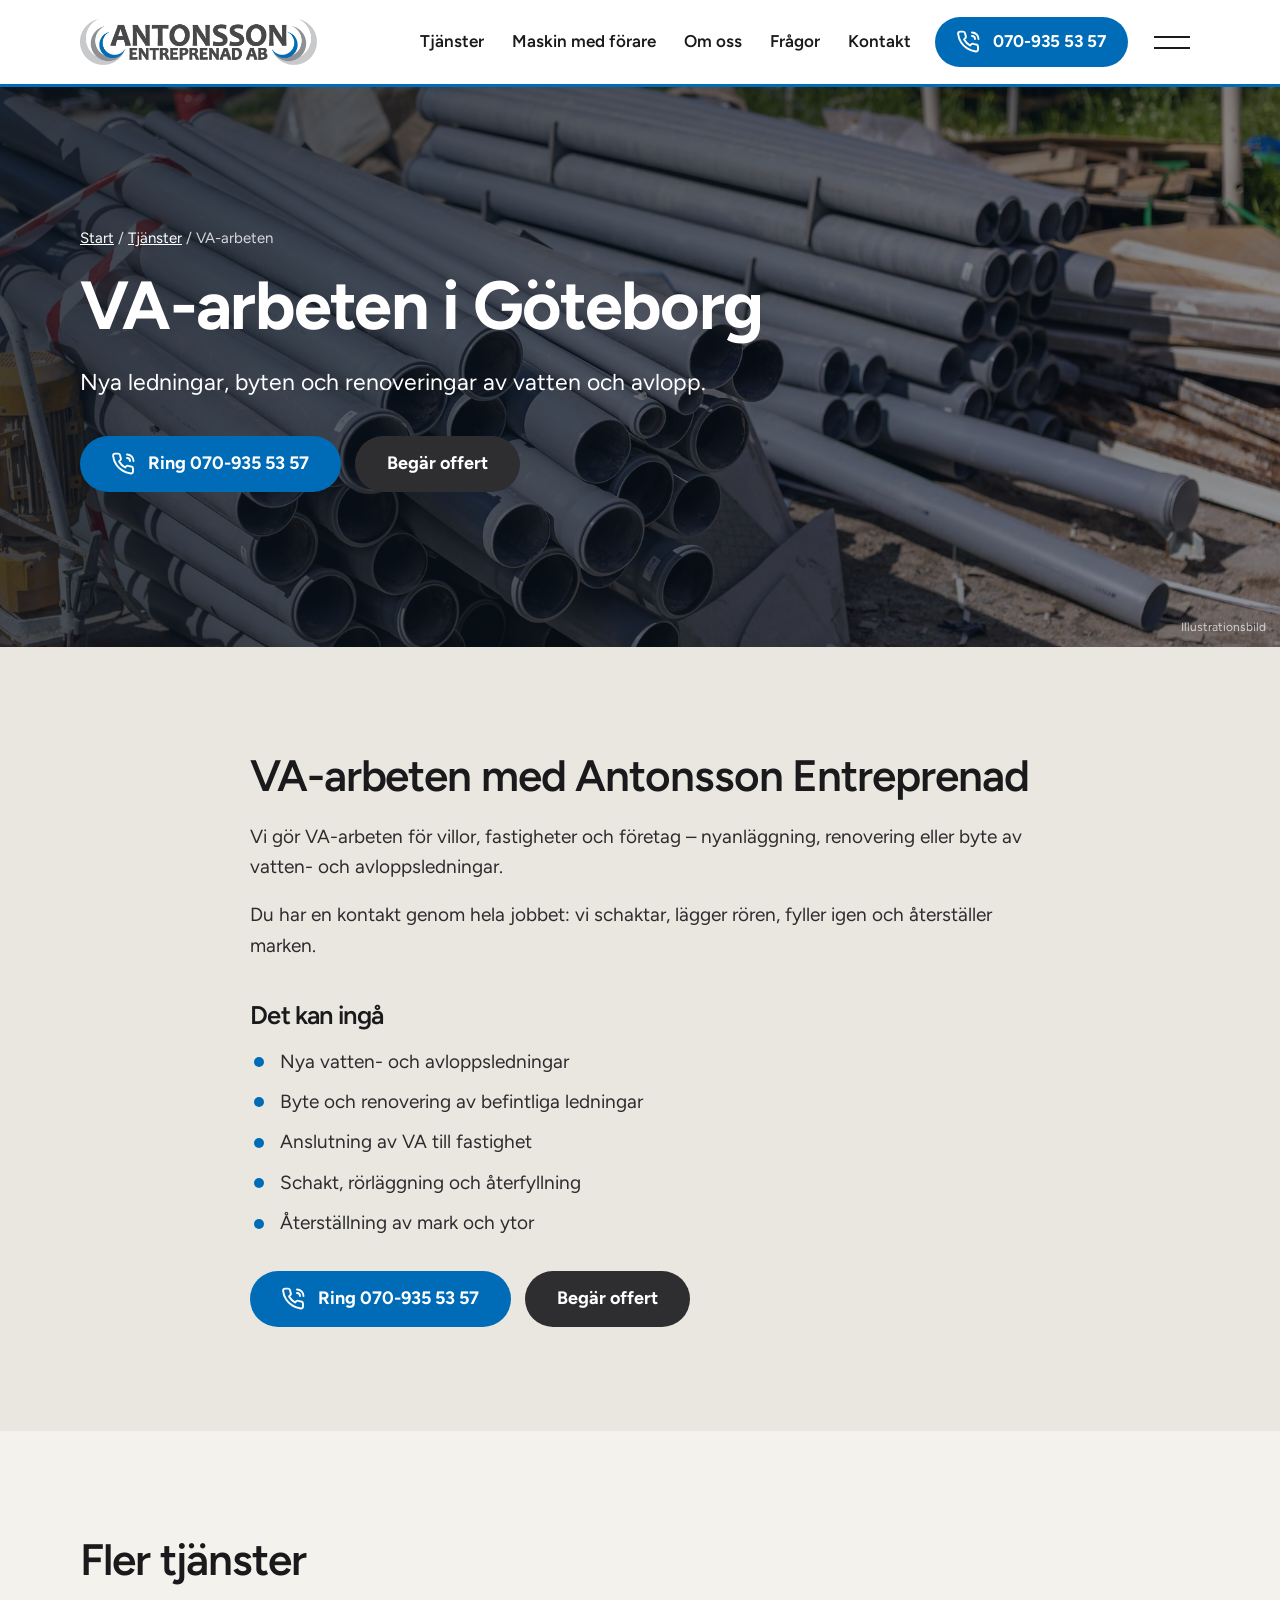
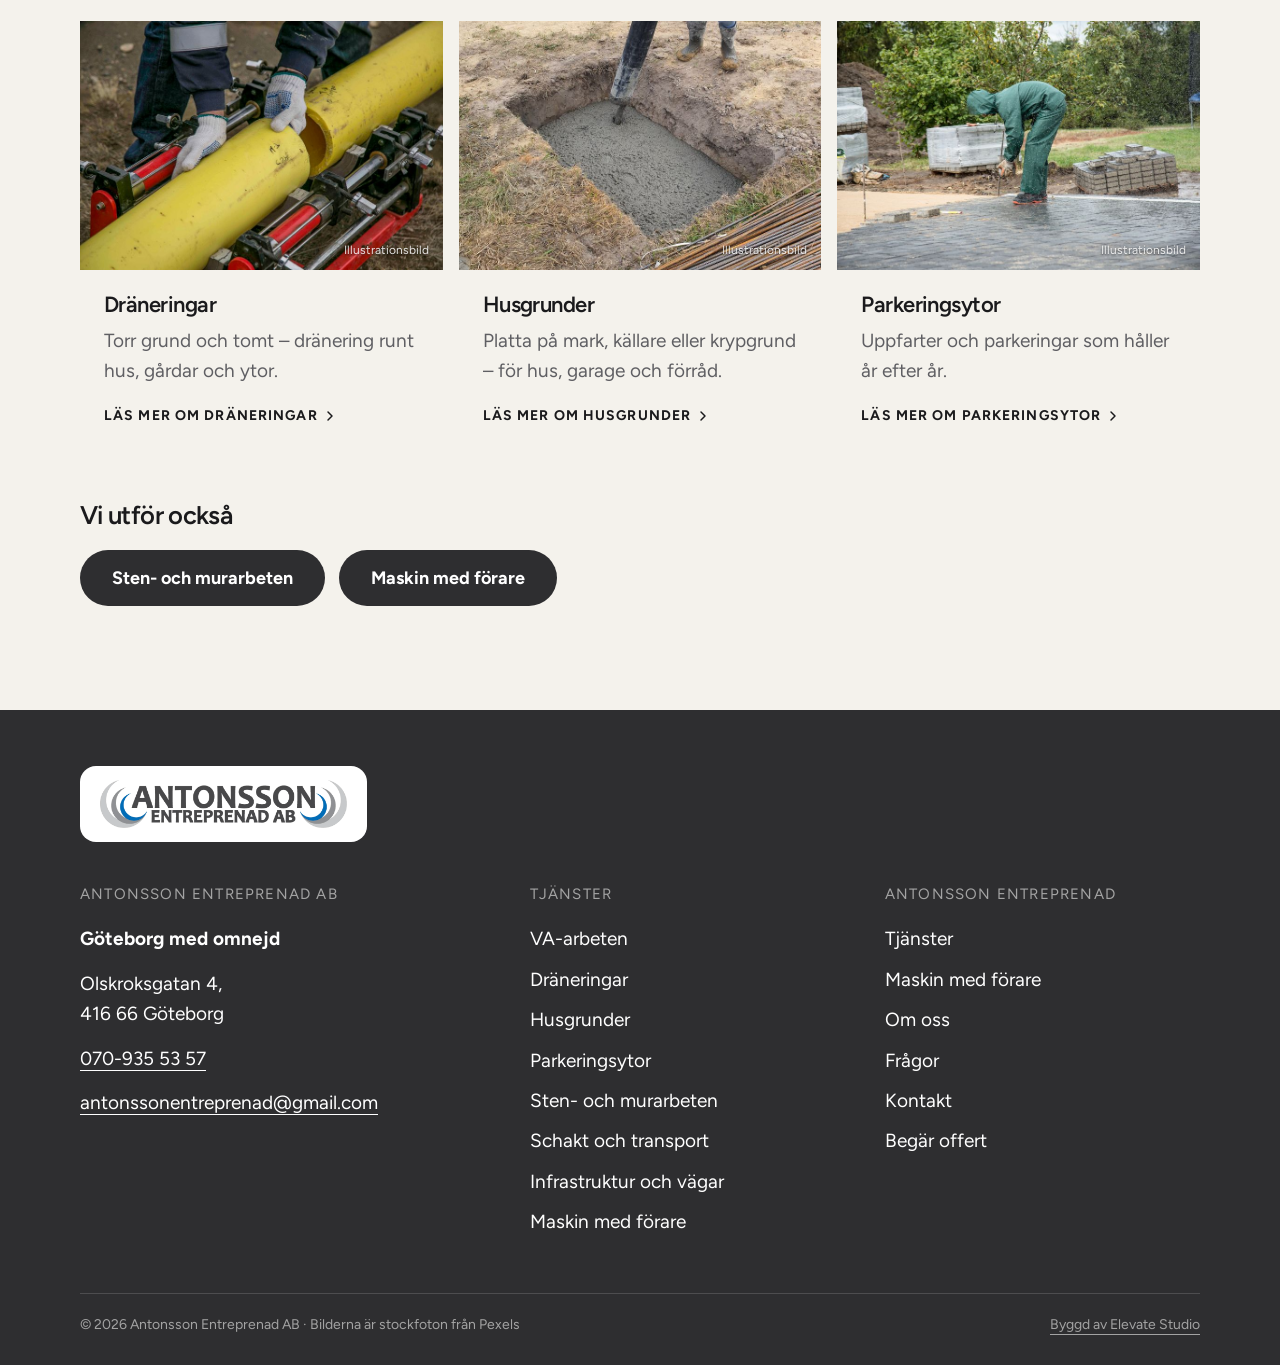
<file: docs/tjanst-va-arbeten.html>
<!doctype html>
<html lang="sv">
<head>
<meta charset="utf-8">
<meta name="viewport" content="width=device-width,initial-scale=1,viewport-fit=cover">
<title>VA-arbeten i Göteborg | Antonsson Entreprenad AB</title>
<meta name="description" content="VA-arbeten i Göteborg med omnejd. Nya ledningar, byten och renoveringar av vatten och avlopp. Antonsson Entreprenad AB, telefon 070-935 53 57.">
<link rel="canonical" href="https://elevatestudio018.github.io/Antonsson/tjanst-va-arbeten.html">
<meta property="og:type" content="website">
<meta property="og:locale" content="sv_SE">
<meta property="og:site_name" content="Antonsson Entreprenad AB">
<meta property="og:title" content="VA-arbeten i Göteborg | Antonsson Entreprenad AB">
<meta property="og:description" content="VA-arbeten i Göteborg med omnejd. Nya ledningar, byten och renoveringar av vatten och avlopp. Antonsson Entreprenad AB, telefon 070-935 53 57.">
<meta property="og:image" content="https://elevatestudio018.github.io/Antonsson/img/va.jpg">
<meta name="theme-color" content="#ffffff">
<link rel="preconnect" href="https://fonts.googleapis.com"><link rel="preconnect" href="https://fonts.gstatic.com" crossorigin>
<link rel="stylesheet" href="https://fonts.googleapis.com/css2?family=Figtree:wght@400;500;600;700;800&display=swap">
<link rel="stylesheet" href="assets/site.css?v=02bf741d">
<link rel="icon" href="img/favicon-32.png" type="image/png" sizes="32x32">
<link rel="icon" href="img/favicon.png" type="image/png" sizes="512x512">
<link rel="apple-touch-icon" href="img/apple-touch-icon.png">

</head>
<body>
<a class="skip" href="#main">Hoppa till innehållet</a>
<header class="head">
  <div class="wrap bar">
    <a class="logo" href="index.html" aria-label="Till startsidan"><img class="logo-img" src="img/logo.png" width="900" height="175" alt="Antonsson Entreprenad AB"></a>
    <nav class="nav" aria-label="Huvudmeny"><a href="index.html#tjanster">Tjänster</a><a href="index.html#maskin">Maskin med förare</a><a href="index.html#om-oss">Om oss</a><a href="index.html#fragor">Frågor</a><a href="index.html#kontakt">Kontakt</a></nav>
    <a class="pill pill-accent head-call" href="tel:+46709355357"><svg class="pi" width="24" height="24" viewBox="0 0 24 24" fill="none" stroke="currentColor" stroke-width="1.9" stroke-linecap="round" stroke-linejoin="round" aria-hidden="true"><path d="M21 16.5v3a2 2 0 0 1-2.2 2 19.8 19.8 0 0 1-8.6-3.1 19.5 19.5 0 0 1-6-6A19.8 19.8 0 0 1 1.1 3.8 2 2 0 0 1 3.1 1.6h3a2 2 0 0 1 2 1.7c.1 1 .4 1.9.7 2.8a2 2 0 0 1-.5 2.1L7.1 9.5a16 16 0 0 0 6 6l1.3-1.3a2 2 0 0 1 2.1-.4c.9.3 1.8.6 2.8.7a2 2 0 0 1 1.7 2z"/><path d="M15 2.5a6.5 6.5 0 0 1 6.5 6.5M15 6a3 3 0 0 1 3 3"/></svg><span>070-935 53 57</span></a>
    <a class="round round-accent head-round" href="tel:+46709355357" aria-label="Ring 070-935 53 57"><svg class="pi" width="24" height="24" viewBox="0 0 24 24" fill="none" stroke="currentColor" stroke-width="1.9" stroke-linecap="round" stroke-linejoin="round" aria-hidden="true"><path d="M21 16.5v3a2 2 0 0 1-2.2 2 19.8 19.8 0 0 1-8.6-3.1 19.5 19.5 0 0 1-6-6A19.8 19.8 0 0 1 1.1 3.8 2 2 0 0 1 3.1 1.6h3a2 2 0 0 1 2 1.7c.1 1 .4 1.9.7 2.8a2 2 0 0 1-.5 2.1L7.1 9.5a16 16 0 0 0 6 6l1.3-1.3a2 2 0 0 1 2.1-.4c.9.3 1.8.6 2.8.7a2 2 0 0 1 1.7 2z"/><path d="M15 2.5a6.5 6.5 0 0 1 6.5 6.5M15 6a3 3 0 0 1 3 3"/></svg></a>
    <button class="burger" id="menuBtn" type="button" aria-expanded="false" aria-controls="menu" aria-label="Meny"><span></span><span></span></button>
  </div>
  <nav class="menu" id="menu" aria-label="Meny" hidden>
    <div class="wrap">
      <ul class="menu-main"><li><a href="index.html#tjanster">Tjänster</a></li><li><a href="index.html#maskin">Maskin med förare</a></li><li><a href="index.html#om-oss">Om oss</a></li><li><a href="index.html#fragor">Frågor</a></li><li><a href="index.html#kontakt">Kontakt</a></li></ul>
      <p class="menu-h">Tjänster</p><ul class="menu-svc"><li><a href="tjanst-va-arbeten.html">VA-arbeten</a></li><li><a href="tjanst-draneringar.html">Dräneringar</a></li><li><a href="tjanst-husgrunder.html">Husgrunder</a></li><li><a href="tjanst-parkeringsytor.html">Parkeringsytor</a></li><li><a href="tjanst-sten-och-murarbeten.html">Sten- och murarbeten</a></li><li><a href="tjanst-schakt-och-transport.html">Schakt och transport</a></li><li><a href="tjanst-infrastruktur.html">Infrastruktur och vägar</a></li><li><a href="tjanst-maskin-med-forare.html">Maskin med förare</a></li></ul>
      <a class="pill pill-accent " href="tel:+46709355357"><svg class="pi" width="24" height="24" viewBox="0 0 24 24" fill="none" stroke="currentColor" stroke-width="1.9" stroke-linecap="round" stroke-linejoin="round" aria-hidden="true"><path d="M21 16.5v3a2 2 0 0 1-2.2 2 19.8 19.8 0 0 1-8.6-3.1 19.5 19.5 0 0 1-6-6A19.8 19.8 0 0 1 1.1 3.8 2 2 0 0 1 3.1 1.6h3a2 2 0 0 1 2 1.7c.1 1 .4 1.9.7 2.8a2 2 0 0 1-.5 2.1L7.1 9.5a16 16 0 0 0 6 6l1.3-1.3a2 2 0 0 1 2.1-.4c.9.3 1.8.6 2.8.7a2 2 0 0 1 1.7 2z"/><path d="M15 2.5a6.5 6.5 0 0 1 6.5 6.5M15 6a3 3 0 0 1 3 3"/></svg><span>Ring 070-935 53 57</span></a>
    </div>
  </nav>
</header>
<main id="main">
<section class="hero hero-small" aria-labelledby="ph-h">
  <div class="hero-ph"><img src="img/va.jpg" srcset="img/va-s.jpg 800w, img/va.jpg 1800w" sizes="100vw" alt="Grå avloppsrör staplade på en byggarbetsplats" fetchpriority="high" decoding="async" style="object-position:50% 50%"></div>
  <div class="wrap hero-in">
    <nav class="crumbs" aria-label="Brödsmulor"><a href="index.html">Start</a> / <a href="index.html#tjanster">Tjänster</a> / <span aria-current="page">VA-arbeten</span></nav>
    <h1 id="ph-h">VA-arbeten i Göteborg</h1>
    <p>Nya ledningar, byten och renoveringar av vatten och avlopp.</p>
    <div class="btns"><a class="pill pill-accent " href="tel:+46709355357"><svg class="pi" width="24" height="24" viewBox="0 0 24 24" fill="none" stroke="currentColor" stroke-width="1.9" stroke-linecap="round" stroke-linejoin="round" aria-hidden="true"><path d="M21 16.5v3a2 2 0 0 1-2.2 2 19.8 19.8 0 0 1-8.6-3.1 19.5 19.5 0 0 1-6-6A19.8 19.8 0 0 1 1.1 3.8 2 2 0 0 1 3.1 1.6h3a2 2 0 0 1 2 1.7c.1 1 .4 1.9.7 2.8a2 2 0 0 1-.5 2.1L7.1 9.5a16 16 0 0 0 6 6l1.3-1.3a2 2 0 0 1 2.1-.4c.9.3 1.8.6 2.8.7a2 2 0 0 1 1.7 2z"/><path d="M15 2.5a6.5 6.5 0 0 1 6.5 6.5M15 6a3 3 0 0 1 3 3"/></svg><span>Ring 070-935 53 57</span></a><a class="pill pill-dark" href="index.html?typ=VA-arbeten#offert">Begär offert</a></div>
  </div>
  <span class="hero-note">Illustrationsbild</span>
</section>
<section class="sec">
  <div class="wrap narrow prose">
    <h2>VA-arbeten med Antonsson Entreprenad</h2>
    <p>Vi gör VA-arbeten för villor, fastigheter och företag – nyanläggning, renovering eller byte av vatten- och avloppsledningar.</p><p>Du har en kontakt genom hela jobbet: vi schaktar, lägger rören, fyller igen och återställer marken.</p>
    <h3>Det kan ingå</h3>
    <ul class="list"><li>Nya vatten- och avloppsledningar</li><li>Byte och renovering av befintliga ledningar</li><li>Anslutning av VA till fastighet</li><li>Schakt, rörläggning och återfyllning</li><li>Återställning av mark och ytor</li></ul>
    <div class="btns"><a class="pill pill-accent " href="tel:+46709355357"><svg class="pi" width="24" height="24" viewBox="0 0 24 24" fill="none" stroke="currentColor" stroke-width="1.9" stroke-linecap="round" stroke-linejoin="round" aria-hidden="true"><path d="M21 16.5v3a2 2 0 0 1-2.2 2 19.8 19.8 0 0 1-8.6-3.1 19.5 19.5 0 0 1-6-6A19.8 19.8 0 0 1 1.1 3.8 2 2 0 0 1 3.1 1.6h3a2 2 0 0 1 2 1.7c.1 1 .4 1.9.7 2.8a2 2 0 0 1-.5 2.1L7.1 9.5a16 16 0 0 0 6 6l1.3-1.3a2 2 0 0 1 2.1-.4c.9.3 1.8.6 2.8.7a2 2 0 0 1 1.7 2z"/><path d="M15 2.5a6.5 6.5 0 0 1 6.5 6.5M15 6a3 3 0 0 1 3 3"/></svg><span>Ring 070-935 53 57</span></a><a class="pill pill-dark" href="index.html?typ=VA-arbeten#offert">Begär offert</a></div>
  </div>
</section>
<section class="sec tint">
  <div class="wrap">
    <h2>Fler tjänster</h2>
    <ul class="cards"><li class="card"><a href="tjanst-draneringar.html"><figure class="ph"><img src="img/dranering.jpg" srcset="img/dranering-s.jpg 800w, img/dranering.jpg 1800w" sizes="(min-width: 960px) 33vw, 100vw" alt="Gult rör monteras med hydraulverktyg" loading="lazy" decoding="async" style="object-position:50% 50%"><figcaption>Illustrationsbild</figcaption></figure><div class="card-body"><h3>Dräneringar</h3><p>Torr grund och tomt – dränering runt hus, gårdar och ytor.</p><span class="more">Läs mer om dräneringar <svg class="chev" width="16" height="16" viewBox="0 0 24 24" fill="none" stroke="currentColor" stroke-width="2.2" stroke-linecap="round" stroke-linejoin="round" aria-hidden="true"><path d="m9 6 6 6-6 6"/></svg></span></div></a></li><li class="card"><a href="tjanst-husgrunder.html"><figure class="ph"><img src="img/husgrund.jpg" srcset="img/husgrund-s.jpg 800w, img/husgrund.jpg 1800w" sizes="(min-width: 960px) 33vw, 100vw" alt="Betong gjuts i en grundgrop med armering bredvid" loading="lazy" decoding="async" style="object-position:50% 50%"><figcaption>Illustrationsbild</figcaption></figure><div class="card-body"><h3>Husgrunder</h3><p>Platta på mark, källare eller krypgrund – för hus, garage och förråd.</p><span class="more">Läs mer om husgrunder <svg class="chev" width="16" height="16" viewBox="0 0 24 24" fill="none" stroke="currentColor" stroke-width="2.2" stroke-linecap="round" stroke-linejoin="round" aria-hidden="true"><path d="m9 6 6 6-6 6"/></svg></span></div></a></li><li class="card"><a href="tjanst-parkeringsytor.html"><figure class="ph"><img src="img/parkering.jpg" srcset="img/parkering-s.jpg 800w, img/parkering.jpg 1800w" sizes="(min-width: 960px) 33vw, 100vw" alt="Arbetare lägger marksten på en ny yta" loading="lazy" decoding="async" style="object-position:50% 55%"><figcaption>Illustrationsbild</figcaption></figure><div class="card-body"><h3>Parkeringsytor</h3><p>Uppfarter och parkeringar som håller år efter år.</p><span class="more">Läs mer om parkeringsytor <svg class="chev" width="16" height="16" viewBox="0 0 24 24" fill="none" stroke="currentColor" stroke-width="2.2" stroke-linecap="round" stroke-linejoin="round" aria-hidden="true"><path d="m9 6 6 6-6 6"/></svg></span></div></a></li></ul>
    <h3 class="also-h">Vi utför också</h3>
    <div class="btns"><a class="pill pill-dark" href="tjanst-sten-och-murarbeten.html">Sten- och murarbeten</a><a class="pill pill-dark" href="tjanst-maskin-med-forare.html">Maskin med förare</a></div>
  </div>
</section>
</main>
<footer class="foot">
  <div class="wrap">
    <a class="logo logo-plate" href="index.html" aria-label="Till startsidan"><img class="logo-img" src="img/logo.png" width="900" height="175" alt="Antonsson Entreprenad AB"></a>
    <div class="foot-grid">
      <div>
        <p class="foot-h">Antonsson Entreprenad AB</p>
        <p><b>Göteborg med omnejd</b></p>
        <p>Olskroksgatan 4,<br>416 66 Göteborg</p>
        <p><a href="tel:+46709355357">070-935 53 57</a></p>
        <p><a href="mailto:antonssonentreprenad@gmail.com">antonssonentreprenad@gmail.com</a></p>
      </div>
      <div><p class="foot-h">Tjänster</p><ul><li><a href="tjanst-va-arbeten.html">VA-arbeten</a></li><li><a href="tjanst-draneringar.html">Dräneringar</a></li><li><a href="tjanst-husgrunder.html">Husgrunder</a></li><li><a href="tjanst-parkeringsytor.html">Parkeringsytor</a></li><li><a href="tjanst-sten-och-murarbeten.html">Sten- och murarbeten</a></li><li><a href="tjanst-schakt-och-transport.html">Schakt och transport</a></li><li><a href="tjanst-infrastruktur.html">Infrastruktur och vägar</a></li><li><a href="tjanst-maskin-med-forare.html">Maskin med förare</a></li></ul></div>
      <div><p class="foot-h">Antonsson Entreprenad</p><ul><li><a href="index.html#tjanster">Tjänster</a></li><li><a href="index.html#maskin">Maskin med förare</a></li><li><a href="index.html#om-oss">Om oss</a></li><li><a href="index.html#fragor">Frågor</a></li><li><a href="index.html#kontakt">Kontakt</a></li><li><a href="index.html#offert">Begär offert</a></li></ul></div>
    </div>
    <div class="foot-end">
      <span>© <span data-year>2026</span> Antonsson Entreprenad AB · Bilderna är stockfoton från Pexels</span>
      <a href="https://elevatestudio.nu" target="_blank" rel="noopener">Byggd av Elevate Studio</a>
    </div>
  </div>
</footer>
<script src="assets/site.js?v=3ba79db2" defer></script>
</body>
</html>
</file>
<file: docs/assets/site.css>
/* Antonsson Entreprenad AB. Same UI as the Ohan site, with the colours of Antonsson's logo: a white header
   carrying the logo, graphite (footer, secondary buttons), logo blue (every "Ring" button) and white.
   Plus Jakarta Sans, large readable text, rounded photos, pill buttons, plain stacked sections. */

:root {
  --dark: #2e2e30;
  --dark-2: #1f1f21;
  --ink: #1a1a1c;
  --text: #2c2c2e;
  --muted: #5f5f63;
  --accent: #006cb7;
  --accent-2: #005a99;
  --accent-soft: #e6f0f8;
  --tint: #f3f5f7;
  --sand: #e9e7df;
  --surface: #f4f2ec;
  --line: #cfcfcf;
  --white: #ffffff;
  --error: #c0262d;
  --wrap: 1200px;
  --head-h: 84px;
  --font: "Figtree", "Helvetica Neue", Arial, sans-serif;
}

*, *::before, *::after { box-sizing: border-box; }
html { scroll-behavior: smooth; scroll-padding-top: calc(var(--head-h) + 8px); -webkit-text-size-adjust: 100%; }
body { margin: 0; background: var(--white); color: var(--text); font: 400 18px/1.6 var(--font); -webkit-font-smoothing: antialiased; overflow-wrap: break-word; }
@media (min-width: 960px) { body { font-size: 19px; } }
[hidden] { display: none !important; }
img { display: block; max-width: 100%; }
a { color: inherit; }
h1, h2, h3 { margin: 0; color: var(--ink); font-weight: 700; letter-spacing: -0.02em; line-height: 1.15; }
h2 { font-size: clamp(30px, 3.6vw, 44px); }
h3 { font-size: clamp(22px, 2vw, 26px); }
p, figure, dl, dd { margin: 0; }
ul, ol { margin: 0; padding: 0; list-style: none; }
button { font: inherit; color: inherit; }
:focus-visible { outline: 3px solid var(--accent); outline-offset: 3px; }
.skip { position: absolute; left: 12px; top: -60px; z-index: 100; padding: 10px 16px; background: var(--dark); color: #fff; }
.skip:focus { top: 12px; }
.wrap { width: 100%; max-width: var(--wrap); margin-inline: auto; padding-inline: 24px; }
@media (min-width: 700px) { .wrap { padding-inline: 40px; } }
.narrow { max-width: 860px; }
.center { text-align: center; }

/* Pill buttons and round call buttons */
.pill { display: inline-flex; align-items: center; justify-content: center; gap: 12px; min-height: 56px; padding: 14px 32px; border: 0; border-radius: 999px; font: 700 18px/1.15 var(--font); text-decoration: none; cursor: pointer; transition: background-color .15s, transform .1s; }
.pill:active { transform: scale(.98); }
.pill .pi { width: 24px; height: 24px; flex: none; }
.pill-accent { background: var(--accent); color: #fff; }
.pill-accent:hover { background: var(--accent-2); }
.pill-dark { background: var(--dark); color: #fff; }
.pill-dark:hover { background: var(--dark-2); }
.pill-light { background: #fff; color: var(--ink); }
.pill-light:hover { background: var(--accent-soft); }
.round { display: grid; place-items: center; width: 56px; height: 56px; border-radius: 50%; }
.round .pi { width: 26px; height: 26px; }
.round-accent { background: var(--accent); color: #fff; }
.btns { display: flex; flex-wrap: wrap; gap: 14px; margin-top: 32px; }
.center .btns { justify-content: center; }
.link { background: none; border: 0; padding: 0; font-weight: 600; text-decoration: underline; text-underline-offset: 4px; cursor: pointer; }

/* Logo: Antonsson's own logo; in the dark footer it sits on a white plate */
.logo { display: inline-flex; align-items: center; min-width: 0; text-decoration: none; }
.logo-img { width: auto; height: 38px; }
@media (min-width: 700px) { .logo-img { height: 46px; } }
.logo-plate { padding: 14px 20px; background: #fff; border-radius: 16px; }
.foot .logo-img { height: 48px; }

/* Header: white, with a thin blue line under it */
.head { position: sticky; top: 0; z-index: 40; background: #fff; color: var(--ink); border-bottom: 3px solid var(--accent); }
.bar { display: flex; align-items: center; gap: 16px; height: var(--head-h); }
.nav { display: none; margin-left: auto; gap: 28px; }
.nav a { font-weight: 600; font-size: 17px; text-decoration: none; }
.nav a:hover { text-decoration: underline; text-underline-offset: 6px; }
.head-call { display: none; min-height: 50px; padding: 10px 22px; font-size: 17px; }
.head-round { margin-left: auto; }
.burger { display: grid; align-content: center; gap: 9px; width: 56px; height: 56px; padding: 0 10px; border: 0; background: none; cursor: pointer; }
.burger span { display: block; height: 2px; background: var(--ink); transition: transform .2s; }
.burger[aria-expanded="true"] span:first-child { transform: translateY(5.5px) rotate(45deg); }
.burger[aria-expanded="true"] span:last-child { transform: translateY(-5.5px) rotate(-45deg); }
.menu { position: absolute; left: 0; right: 0; top: calc(100% + 3px); background: #fff; box-shadow: 0 24px 40px rgb(0 0 0 / .18); max-height: calc(100svh - var(--head-h)); overflow-y: auto; }
.menu .wrap { padding-top: 12px; padding-bottom: 32px; }
.menu-main a { display: block; padding: 12px 0; font-size: 26px; font-weight: 700; text-decoration: none; }
.menu-h { margin-top: 20px; font-size: 14px; letter-spacing: .1em; text-transform: uppercase; color: var(--muted); }
.menu-svc a { display: block; padding: 7px 0; text-decoration: none; }
.menu .pill { margin-top: 24px; }
/* Hamburger menu on every screen size; on wide screens the call button stays in the bar and the menu opens in two columns */
@media (min-width: 900px) {
  .head-call { display: inline-flex; margin-left: auto; }
  .head-round { display: none; }
  .menu .wrap { display: grid; grid-template-columns: 1fr 1fr; gap: 0 64px; padding-top: 32px; padding-bottom: 48px; }
  .menu-main { grid-row: span 3; }
  .menu-main a { font-size: 30px; }
  .menu-h { margin-top: 12px; }
  .menu .pill { justify-self: start; }
}
/* Wide screens: the links are back in the bar, next to the call button and the hamburger */
@media (min-width: 1100px) {
  .nav { display: flex; }
  .head-call { margin-left: 8px; }
}

/* Hero: the photo across the page, darkened enough to read white text on it */
.hero { position: relative; isolation: isolate; display: flex; align-items: center; min-height: calc(100vh - var(--head-h)); min-height: calc(100svh - var(--head-h)); color: #fff; background: var(--dark-2); }
.hero-ph { position: absolute; inset: 0; z-index: -1; overflow: hidden; }
.hero-ph img { width: 100%; height: 100%; object-fit: cover; }
.hero-ph::after { content: ""; position: absolute; inset: 0; background: linear-gradient(100deg, rgb(10 20 30 / .78) 0%, rgb(10 20 30 / .45) 100%); }
.hero-in { padding-top: 64px; padding-bottom: 80px; }
.hero h1 { color: #fff; max-width: 15em; font-size: clamp(38px, 5.4vw, 68px); font-weight: 700; line-height: 1.1; }
.hero p { margin-top: 22px; max-width: 34em; font-size: clamp(19px, 1.8vw, 23px); line-height: 1.5; }
.hero .btns { margin-top: 36px; }
.hero-small { min-height: min(64svh, 560px); }
.hero-note { position: absolute; right: 14px; bottom: 10px; font-size: 12px; color: rgb(255 255 255 / .7); }
.crumbs { margin-bottom: 18px; font-size: 15px; color: rgb(255 255 255 / .8); }
.crumbs a { color: #fff; }

/* Trust strip under the hero: membership, collective agreements, org.nr */
.trust { background: var(--accent); color: #fff; }
.trust ul { display: flex; flex-direction: column; flex-wrap: wrap; justify-content: center; gap: 10px 32px; padding: 18px 0; font-size: 16px; font-weight: 600; }
.trust li { display: inline-flex; align-items: center; gap: 10px; }
@media (min-width: 760px) { .trust ul { flex-direction: row; } }
.trust li::before { content: ""; width: 8px; height: 8px; border-radius: 50%; background: #fff; flex: none; }

/* Sections */
.sec { padding: 72px 0; }
.tint { background: var(--tint); }
.band { background: var(--dark); color: #fff; }
.band h2 { color: #fff; }
@media (min-width: 960px) { .sec { padding: 104px 0; } }
.sec h2 + .lead, .sec h2 + p { margin-top: 20px; }
.lead { font-size: clamp(19px, 1.7vw, 21px); line-height: 1.6; }

/* Rounded photos */
.ph { position: relative; }
.ph img { width: 100%; aspect-ratio: 4 / 3; object-fit: cover; border-radius: 24px; background: var(--tint); }
.ph figcaption { position: absolute; right: 14px; bottom: 10px; font-size: 12px; color: rgb(255 255 255 / .85); text-shadow: 0 1px 2px rgb(0 0 0 / .5); }

/* Photo and text side by side on wide screens, stacked on phones */
.split { display: grid; gap: 40px; align-items: center; }
@media (min-width: 960px) { .split { grid-template-columns: 1fr 1fr; gap: 72px; } }
.split h3 { margin-top: 36px; }

/* Service cards */
.cards { display: grid; gap: 48px 32px; margin-top: 40px; }
@media (min-width: 760px) { .cards { grid-template-columns: repeat(2, 1fr); } }
@media (min-width: 1100px) { .cards { grid-template-columns: repeat(3, 1fr); } }
.card a { display: block; text-decoration: none; }
.card h3 { margin-top: 24px; }
.card p { margin-top: 8px; color: var(--muted); }
.card .more { display: inline-block; margin-top: 16px; font-weight: 700; color: var(--ink); text-decoration: underline; text-underline-offset: 6px; text-decoration-thickness: 2px; }
.card a:hover .more { text-decoration-color: var(--accent); }
.card a:hover img { filter: brightness(1.05); }
.also-h { margin-top: 64px; }
.also-h + .btns { margin-top: 20px; }

/* Review */
.review { margin-top: 36px; }
.stars { display: inline-flex; gap: 3px; color: var(--accent); }
.stars svg { width: 26px; height: 26px; fill: currentColor; }
.review blockquote { margin: 18px 0 0; }
.review blockquote p { font-size: clamp(21px, 2.2vw, 27px); line-height: 1.5; font-weight: 500; color: var(--ink); }
.review figcaption { margin-top: 18px; color: var(--muted); }
.review figcaption b { color: var(--ink); }
.review figcaption a { color: var(--ink); text-underline-offset: 4px; }
.reply { margin-top: 10px; color: var(--muted); }
.reply b { color: var(--ink); }

/* Machines for rent */
.machines { display: flex; flex-wrap: wrap; justify-content: center; gap: 12px; margin-top: 32px; }
.machines li { padding: 12px 24px; border-radius: 999px; background: #fff; color: var(--ink); font-weight: 700; }
.band .machines li { background: rgb(255 255 255 / .1); color: #fff; border: 1.5px solid rgb(255 255 255 / .3); }

/* Steps */
.steps { counter-reset: s; margin-top: 16px; display: grid; gap: 14px; }
.steps li { counter-increment: s; position: relative; padding-left: 44px; }
.steps li::before { content: counter(s); position: absolute; left: 0; top: 0; width: 30px; height: 30px; display: grid; place-items: center; border-radius: 50%; background: var(--accent); color: #fff; font-size: 15px; font-weight: 700; }
.steps b { color: var(--ink); }

/* Form: labels above, plain square fields */
.form { display: grid; gap: 22px; margin-top: 48px; }
.field label { display: block; margin-bottom: 8px; font-size: 18px; font-weight: 500; color: var(--ink); }
.req { margin-left: 2px; color: var(--error); font-size: 14px; vertical-align: super; }
.field input, .field select, .field textarea { width: 100%; min-height: 58px; padding: 14px 16px; border: 1.5px solid var(--line); border-radius: 2px; background: #fff; color: var(--ink); font: 400 18px/1.4 var(--font); }
.field textarea { resize: vertical; min-height: 150px; }
.field input:focus, .field select:focus, .field textarea:focus { outline: none; border-color: var(--dark); box-shadow: 0 0 0 3px rgb(0 0 0 / .15); }
.field [aria-invalid="true"] { border-color: var(--error); }
.err, .send-err { display: block; margin-top: 6px; font-size: 15px; font-weight: 600; color: var(--error); }
.send-err a { color: inherit; }
.small { font-size: 15px; color: var(--muted); }
.hp { position: absolute; left: -9999px; width: 1px; height: 1px; overflow: hidden; }
.form button[disabled] { opacity: .7; cursor: progress; }
.done { margin-top: 48px; padding: 32px; background: #fff; border-radius: 24px; border-left: 6px solid var(--accent); }
.done:focus { outline: none; }
.done-h { font-size: 26px; font-weight: 700; color: var(--ink); }
.done p:not(.done-h) { margin-top: 10px; }
.done a { color: var(--ink); font-weight: 700; }

/* FAQ */
.faq { margin-top: 32px; border-top: 1.5px solid var(--line); }
.faq details { border-bottom: 1.5px solid var(--line); }
.faq summary { display: flex; justify-content: space-between; align-items: center; gap: 20px; padding: 22px 0; cursor: pointer; list-style: none; font-size: 20px; font-weight: 700; color: var(--ink); }
.faq summary::-webkit-details-marker { display: none; }
.faq summary::after { content: "+"; flex: none; width: 36px; height: 36px; display: grid; place-items: center; border-radius: 50%; background: var(--accent); color: #fff; font-size: 22px; font-weight: 500; }
.faq details[open] summary::after { content: "–"; }
.faq details p { padding: 0 0 24px; }
.faq a { color: var(--ink); font-weight: 700; }

/* SEO text and service page prose: underlined internal links */
.seo p + p, .prose p + p { margin-top: 18px; }
.seo a, .prose p a { color: var(--ink); text-underline-offset: 5px; }
.seo .pill-accent { color: #fff; }
.seo h3, .prose h3 { margin-top: 40px; }
.seo h3 + p { margin-top: 12px; }
.prose h2 { margin-bottom: 20px; }
.prose h2 ~ h2 { margin-top: 56px; margin-bottom: 0; }
.list { margin-top: 16px; display: grid; gap: 10px; }
.list li { position: relative; padding-left: 30px; }
.list li::before { content: ""; position: absolute; left: 4px; top: .55em; width: 10px; height: 10px; border-radius: 50%; background: var(--accent); }

/* Map */
.map iframe { display: block; width: 100%; height: 380px; border: 0; background: var(--tint); }

/* Footer: charcoal, grey uppercase labels, underlined links */
.foot { background: var(--dark); color: #fff; padding: 56px 0 28px; }
.foot-grid { display: grid; gap: 40px; margin-top: 40px; }
@media (min-width: 760px) { .foot-grid { grid-template-columns: 1.3fr 1fr 1fr; } }
.foot-h { margin-bottom: 18px; font-size: 15px; letter-spacing: .08em; text-transform: uppercase; color: #a3a3a3; }
.foot p + p { margin-top: 14px; }
.foot li + li { margin-top: 10px; }
.foot a { text-underline-offset: 5px; }
.foot ul a { text-decoration: none; }
.foot ul a:hover { text-decoration: underline; }
.foot-end { display: flex; flex-wrap: wrap; justify-content: space-between; gap: 8px 24px; margin-top: 56px; padding-top: 20px; border-top: 1px solid rgb(255 255 255 / .15); font-size: 14px; color: #a3a3a3; }
.foot-end a { color: #a3a3a3; }

/* ---- Mix with the Markmontage site: warm sand background, light surface cards with square corners,
   "LÄS MER OM …" labels, a figures band, a dark text box over a wide photo, step cards and a contact list ---- */
body { background: var(--sand); }
h1, h2, h3 { font-weight: 600; letter-spacing: -0.025em; }
.surface { background: var(--surface); }
.tint { background: var(--surface); }
.sub { margin-top: 12px; color: var(--muted); }
.lead-b { margin-top: 24px; font-size: clamp(20px, 1.8vw, 23px); font-weight: 600; line-height: 1.4; color: var(--ink); }
.lead-b + p { margin-top: 14px; }
.chev { width: 16px; height: 16px; flex: none; }
.eyebrow { margin-bottom: 16px; font-size: 13px; font-weight: 700; letter-spacing: .16em; text-transform: uppercase; color: rgb(255 255 255 / .85); }
.small-link { display: inline-flex; align-items: center; gap: 4px; margin-top: 10px; font-size: 14px; font-weight: 700; letter-spacing: .08em; text-transform: uppercase; color: var(--ink); text-decoration: none; }
.small-link:hover { color: var(--accent); }
.pill-outline { background: transparent; color: #fff; border: 1.5px solid rgb(255 255 255 / .7); min-height: 50px; padding: 10px 24px; font-size: 15px; letter-spacing: .06em; text-transform: uppercase; }
.pill-outline:hover { background: rgb(255 255 255 / .08); border-color: #fff; }
.ph img { border-radius: 4px; }

/* Service cards */
.cards { gap: 16px; margin-top: 36px; }
@media (min-width: 1100px) { .cards { grid-template-columns: repeat(3, 1fr); } }
.card a { display: flex; flex-direction: column; height: 100%; background: var(--surface); transition: box-shadow .15s; }
.card a:hover { box-shadow: 0 14px 30px rgb(0 0 0 / .08); }
.card .ph img { border-radius: 0; aspect-ratio: 16 / 11; }
.card-body { display: flex; flex-direction: column; flex: 1; padding: 22px 24px 26px; }
.card h3 { margin-top: 0; font-size: 22px; }
.card .more { display: inline-flex; align-items: center; gap: 4px; margin-top: auto; padding-top: 18px; font-size: 14px; letter-spacing: .08em; text-transform: uppercase; text-decoration: none; }
.card a:hover .more { color: var(--accent); }
.also-h { margin-top: 48px; }

/* Figures band */
.stats { padding: 64px 0; background: var(--dark); color: #fff; text-align: center; }
.stats h2 { color: rgb(255 255 255 / .92); font-size: clamp(26px, 2.6vw, 34px); font-weight: 500; }
.stats ul { display: grid; gap: 32px; margin-top: 36px; }
@media (min-width: 760px) { .stats ul { grid-template-columns: repeat(3, 1fr); } }
.stats b { display: block; font-size: clamp(48px, 5vw, 64px); font-weight: 700; line-height: 1; letter-spacing: -0.02em; }
.stats span { display: block; margin-top: 8px; font-size: 16px; color: rgb(255 255 255 / .75); }

/* Dark text box overlapping a wide photo */
.feature { position: relative; }
.feature-ph img { width: 100%; aspect-ratio: 16 / 9; object-fit: cover; }
.feature-box { position: relative; margin: -48px 16px 0; padding: 32px 28px; background: var(--dark); color: #fff; }
.feature-box h2 { color: #fff; font-size: clamp(28px, 2.8vw, 38px); }
.feature-box > p { margin-top: 14px; color: rgb(255 255 255 / .85); }
.feature-box .machines { justify-content: flex-start; margin-top: 22px; gap: 8px; }
.feature-box .machines li { padding: 8px 14px; border-radius: 999px; background: rgb(255 255 255 / .08); color: #fff; border: 1px solid rgb(255 255 255 / .25); font-size: 15px; font-weight: 600; }
.feature-box .btns { margin-top: 26px; }
@media (min-width: 960px) {
  .feature-ph img { aspect-ratio: 21 / 9; }
  .feature-box { position: absolute; left: 80px; bottom: -64px; width: min(520px, 46%); margin: 0; padding: 40px 44px; }
  .feature-sec { padding-bottom: 168px; }
}

/* About: text left, photo right */
@media (min-width: 960px) { .split-rev { grid-template-columns: 1.2fr 1fr; } }

/* Steps as cards with an icon and a large pale number */
.steps { counter-reset: none; display: grid; gap: 16px; margin-top: 36px; }
@media (min-width: 760px) { .steps { grid-template-columns: repeat(2, 1fr); } }
@media (min-width: 1100px) { .steps { grid-template-columns: repeat(4, 1fr); } }
.steps li { padding: 26px 24px 30px; background: var(--surface); border-top: 3px solid var(--dark); }
.steps li::before { content: none; }
.step-top { display: flex; justify-content: space-between; align-items: center; }
.step-ic { display: grid; place-items: center; width: 44px; height: 44px; background: var(--dark); color: #fff; }
.step-ic .ic { width: 22px; height: 22px; }
.step-n { font-size: 40px; font-weight: 600; color: #cfccc3; line-height: 1; }
.steps h3 { margin-top: 22px; font-size: 21px; }
.steps p { margin-top: 10px; font-size: 16px; color: var(--muted); }

/* Contact: details with icons on the left, the form in a card on the right */
.contact { display: grid; gap: 40px; align-items: start; }
@media (min-width: 960px) { .contact { grid-template-columns: 1fr 1fr; gap: 64px; } }
.contact-list { display: grid; gap: 22px; margin-top: 32px; }
.contact-list li { display: flex; gap: 16px; align-items: flex-start; }
.contact-list .ic { width: 26px; height: 26px; flex: none; margin-top: 4px; color: var(--ink); }
.contact-list small { display: block; font-size: 14px; color: var(--muted); }
.contact-list a, .contact-list div { font-size: 19px; font-weight: 600; color: var(--ink); text-decoration: none; }
.contact-list small + a, .contact-list small { font-weight: 500; }
.contact-list a { font-weight: 600; }
.contact .small { margin-top: 24px; }
.form-card { padding: 32px 24px; background: var(--surface); }
@media (min-width: 700px) { .form-card { padding: 40px; } }
.form-card h3 { font-size: 24px; }
.form-card .form { margin-top: 24px; gap: 18px; }
.form-card .field input, .form-card .field select, .form-card .field textarea { border-radius: 4px; border-color: #d6d3ca; }
.form-card .pill-dark { width: 100%; }
.form-card .done { background: #fff; border-radius: 4px; margin-top: 24px; }

/* FAQ on the light surface */
.faq { border-top-color: #d6d3ca; }
.faq details { border-bottom-color: #d6d3ca; }
.faq summary::after { border-radius: 4px; background: var(--dark); }

/* Map with an address bar under it */
.map-bar { background: #fff; }
.map-bar .wrap { display: flex; flex-wrap: wrap; justify-content: space-between; gap: 8px 24px; padding-top: 18px; padding-bottom: 18px; font-size: 16px; }
.map-bar a { display: inline-flex; align-items: center; gap: 4px; font-size: 14px; font-weight: 700; letter-spacing: .08em; text-transform: uppercase; text-decoration: none; color: var(--ink); }

@media (prefers-reduced-motion: reduce) {
  html { scroll-behavior: auto; }
  *, *::before, *::after { transition-duration: .01ms !important; }
}
</file>
